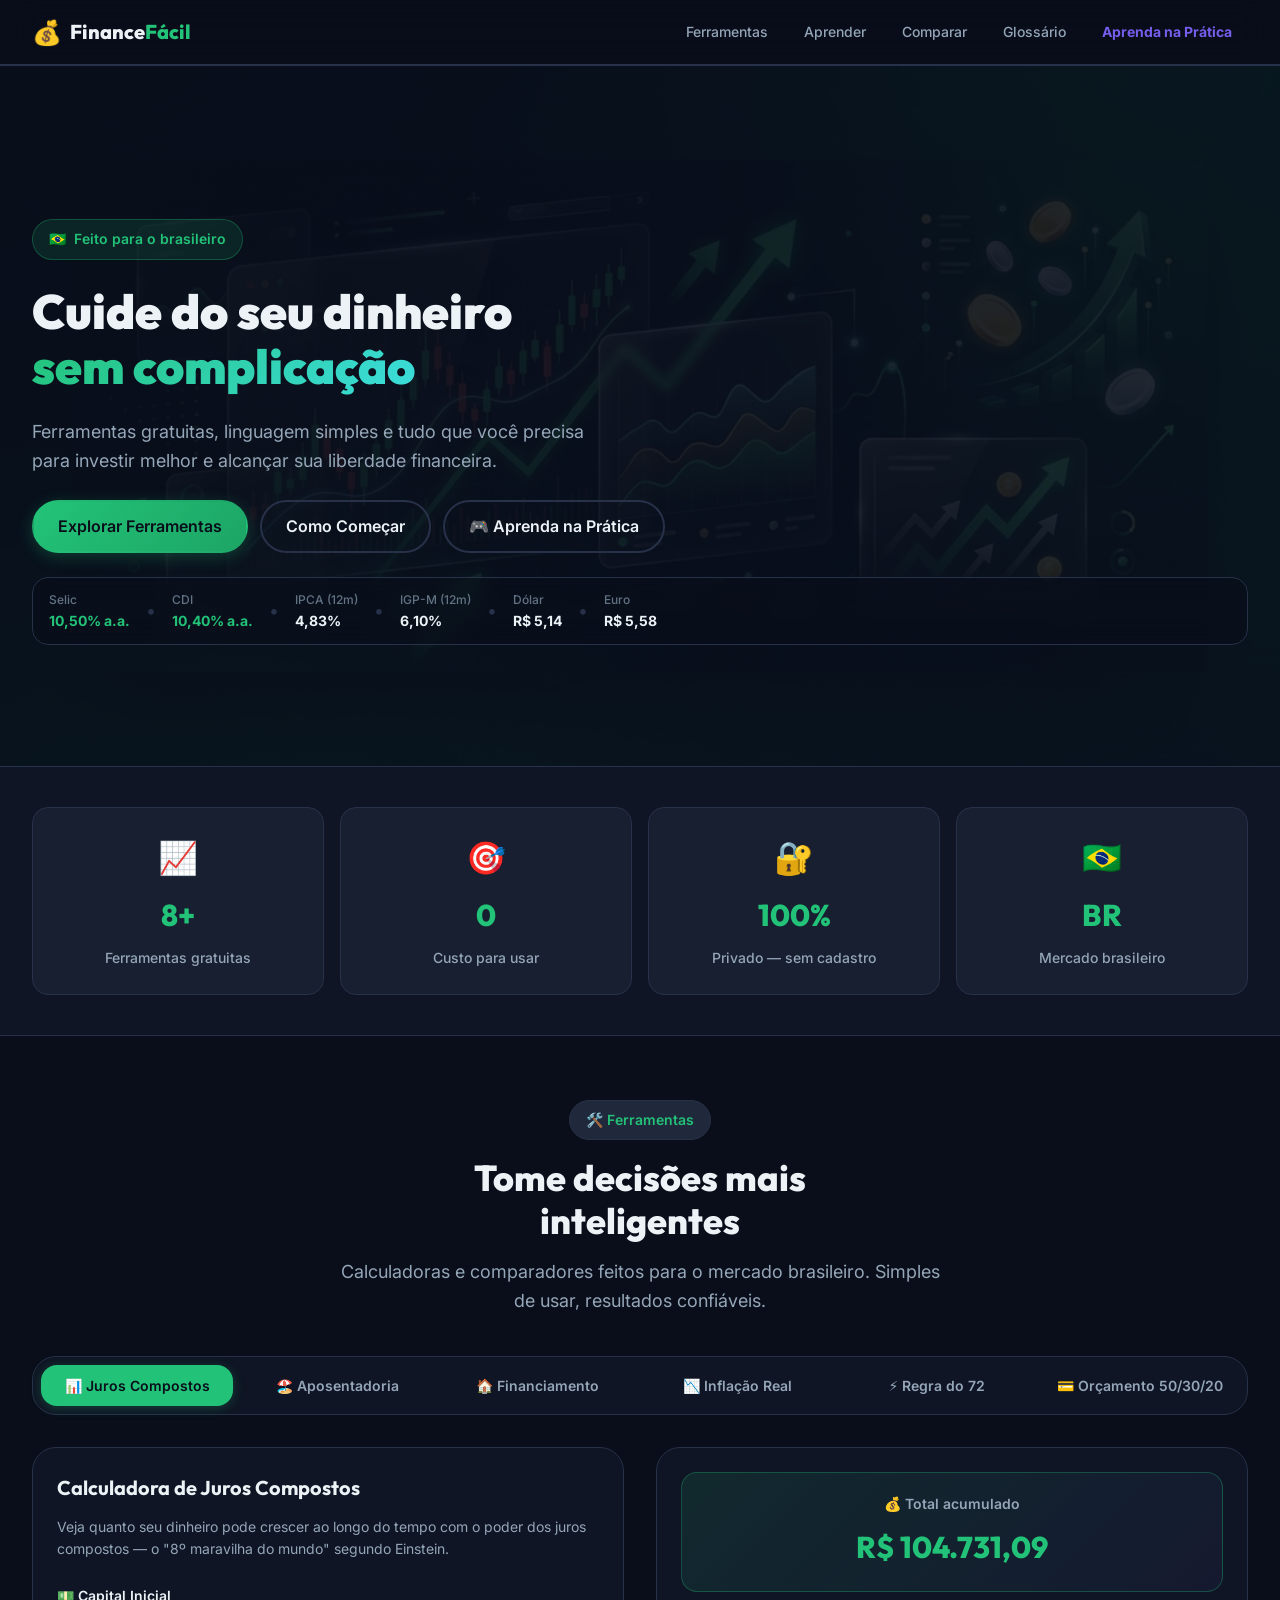
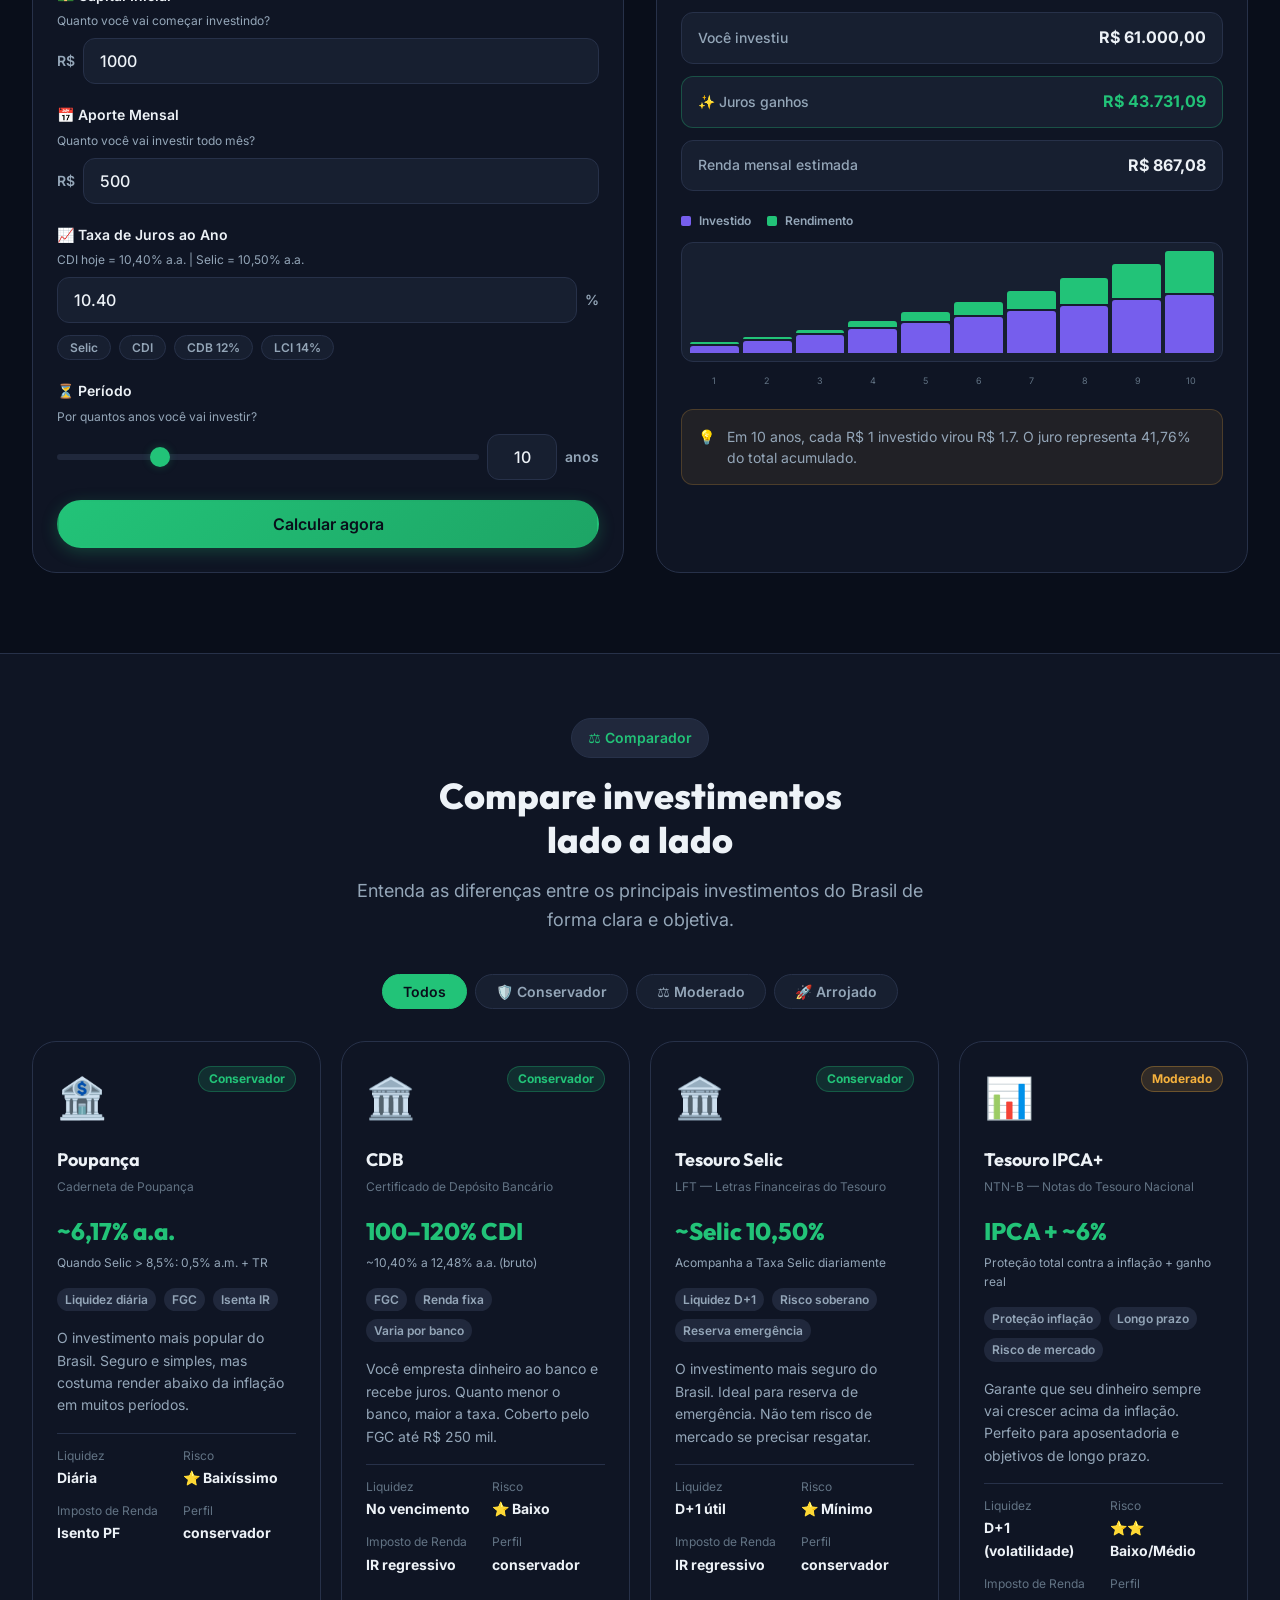
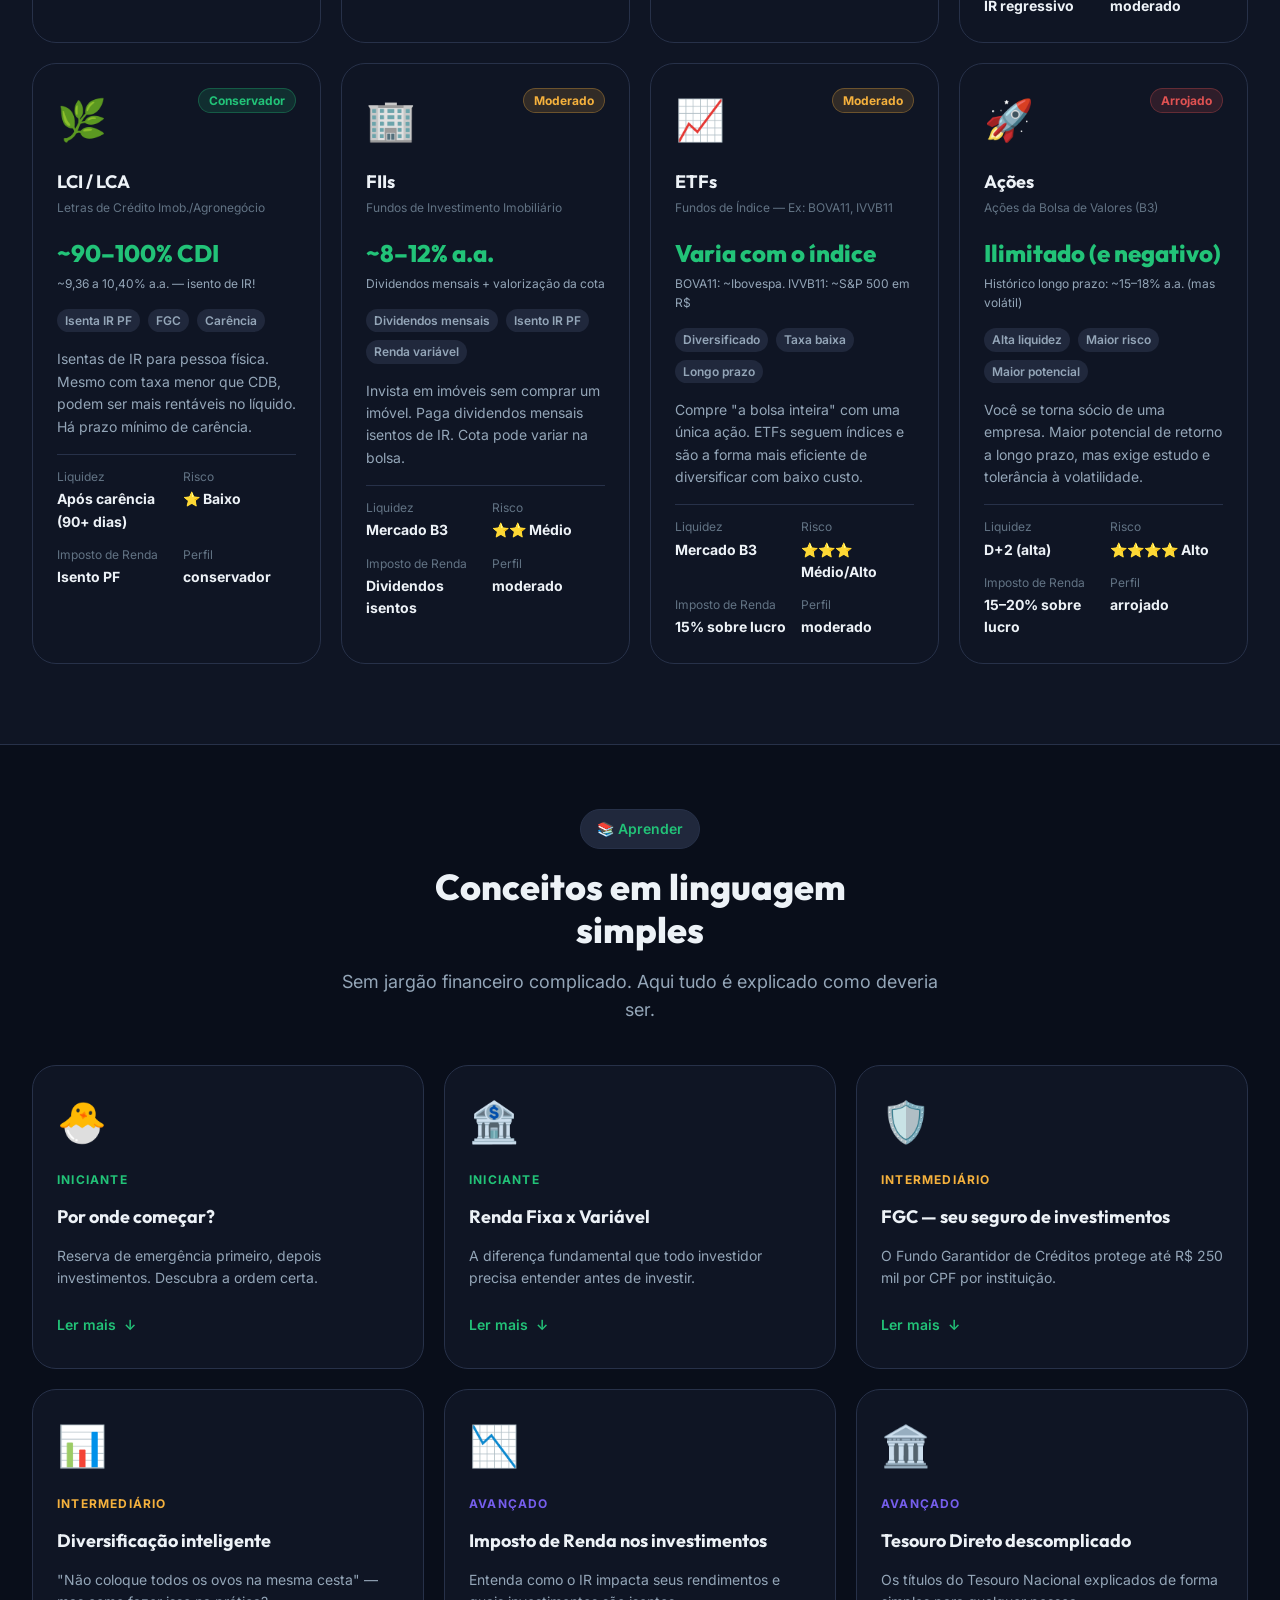
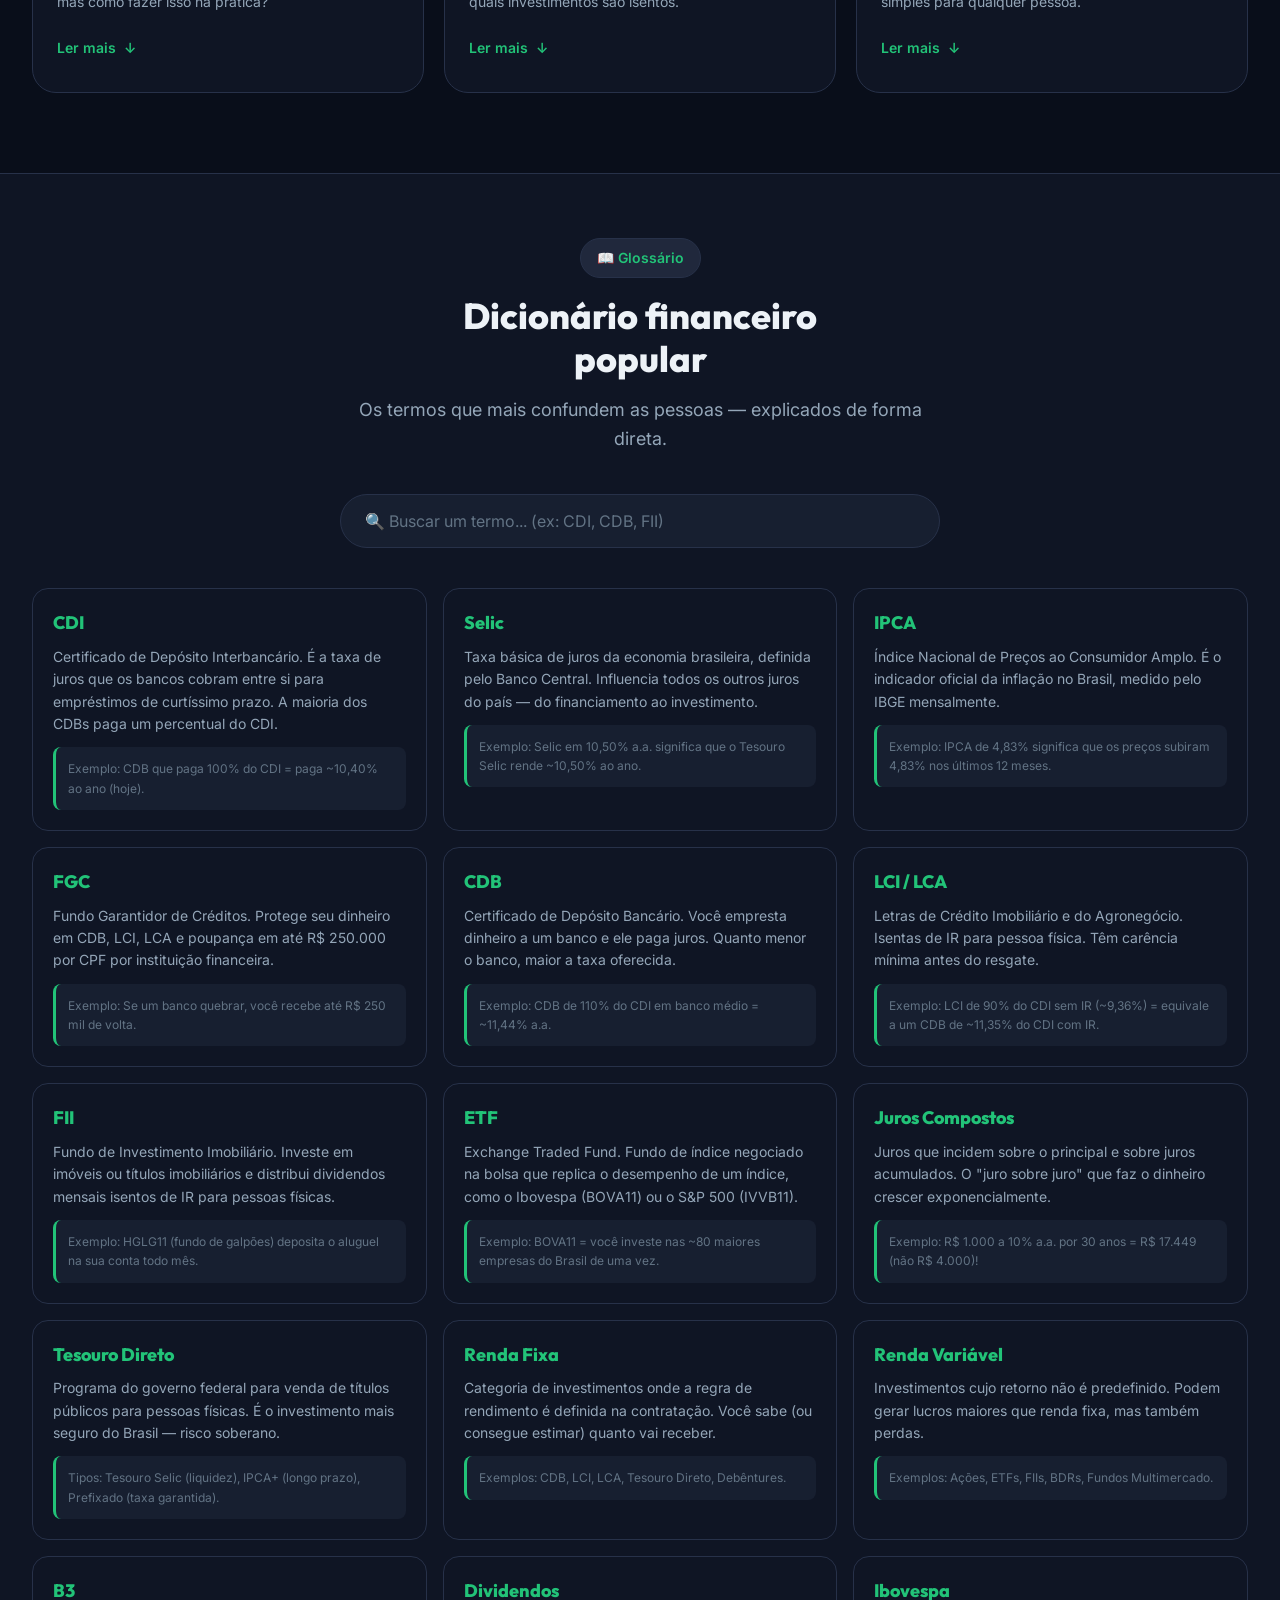
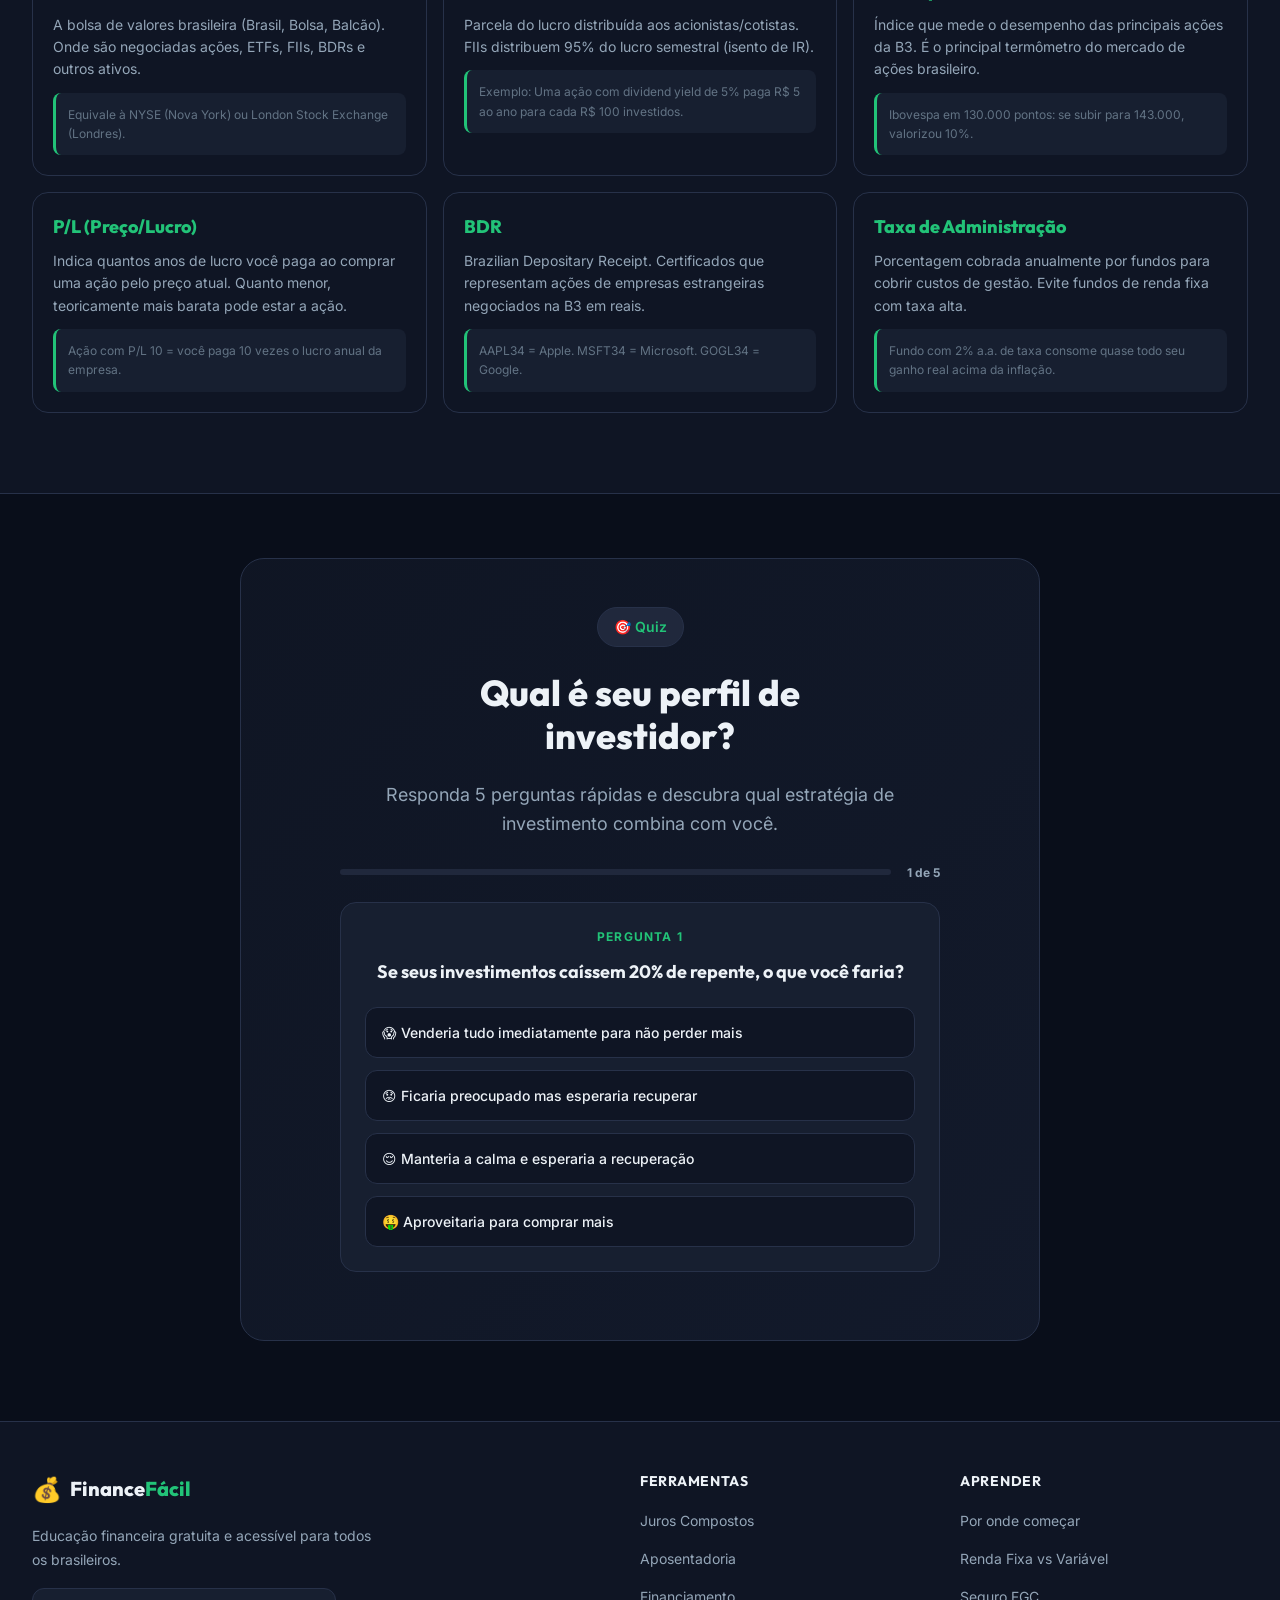
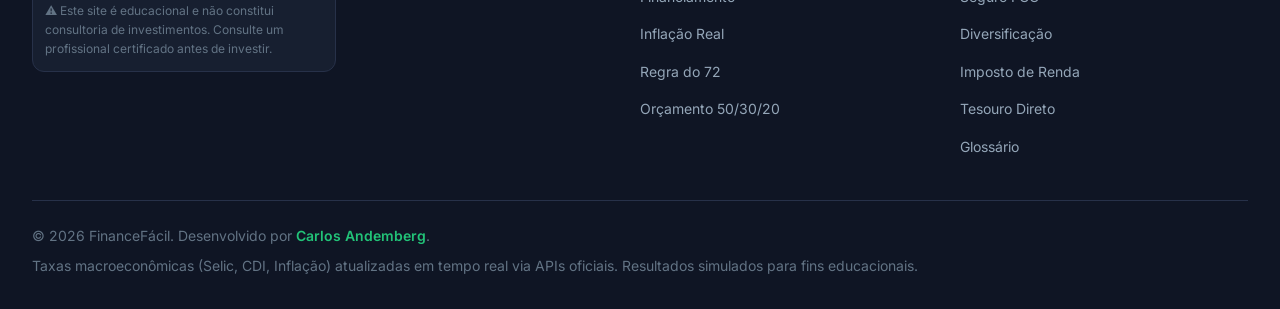
<file: index.html>
<!DOCTYPE html>
<html lang="pt-BR">

<head>
  <meta charset="UTF-8" />
  <meta name="viewport" content="width=device-width, initial-scale=1.0" />
  <meta name="description"
    content="FinanceFácil — Seu guia completo de finanças pessoais e investimentos em português. Ferramentas gratuitas para calcular rendimentos, comparar investimentos e planejar sua aposentadoria." />
  <meta name="keywords"
    content="finanças pessoais, investimentos, calculadora juros compostos, Tesouro Direto, renda fixa, renda variável, aposentadoria, orçamento familiar" />
  <meta name="theme-color" content="#0a1628" />
  
  <!-- SEO & Open Graph -->
  <meta property="og:type" content="website" />
  <meta property="og:url" content="https://investebem.carlosandemberg.com.br/" />
  <meta property="og:title" content="FinanceFácil — Invista com Confiança" />
  <meta property="og:description" content="Ferramentas gratuitas e linguagem simples para você cuidar do seu dinheiro." />
  <meta property="og:image" content="https://investebem.carlosandemberg.com.br/logo.png" />
  
  <!-- Twitter -->
  <meta property="twitter:card" content="summary_large_image" />
  <meta property="twitter:url" content="https://investebem.carlosandemberg.com.br/" />
  <meta property="twitter:title" content="FinanceFácil — Invista com Confiança" />
  <meta property="twitter:description" content="Ferramentas gratuitas e linguagem simples para você cuidar do seu dinheiro." />
  <meta property="twitter:image" content="https://investebem.carlosandemberg.com.br/logo.png" />

  <!-- Favicon -->
  <link rel="icon" type="image/png" href="favicon.png" />
  <link rel="apple-touch-icon" href="logo.png" />

  <title>FinanceFácil — Invista com Confiança</title>
  <link rel="preconnect" href="https://fonts.googleapis.com" />
  <link rel="preconnect" href="https://fonts.gstatic.com" crossorigin />
  <link
    href="https://fonts.googleapis.com/css2?family=Inter:wght@300;400;500;600;700;800;900&family=Outfit:wght@400;600;700;800&display=swap"
    rel="stylesheet" />
  <link rel="stylesheet" href="landing.css" />
  
  <!-- Structured Data (JSON-LD) -->
  <script type="application/ld+json">
  {
    "@context": "https://schema.org",
    "@type": "WebApplication",
    "name": "FinanceFácil",
    "url": "https://investebem.carlosandemberg.com.br",
    "description": "Ferramentas financeiras, calculadoras de juros compostos e simuladores de investimento.",
    "applicationCategory": "FinanceApplication",
    "operatingSystem": "All",
    "offers": {
      "@type": "Offer",
      "price": "0",
      "priceCurrency": "BRL"
    }
  }
  </script>
</head>

<body>
  <!-- Skip Navigation -->
  <a href="#main-content" class="skip-link">Ir para o conteúdo principal</a>

  <!-- Header / Nav -->
  <header class="site-header" role="banner">
    <nav class="navbar" aria-label="Navegação principal">
      <a href="#" class="logo" aria-label="FinanceFácil - Página Inicial">
        <span class="logo-icon" aria-hidden="true">💰</span>
        <span class="logo-text">Finance<span class="logo-accent">Fácil</span></span>
      </a>

      <ul class="nav-links" role="list">
        <li><a href="#ferramentas" class="nav-link">Ferramentas</a></li>
        <li><a href="#aprender" class="nav-link">Aprender</a></li>
        <li><a href="#comparador" class="nav-link">Comparar</a></li>
        <li><a href="#glossario" class="nav-link">Glossário</a></li>
        <li><a href="praticar" class="nav-link" style="color: var(--color-accent); font-weight: 700;">Aprenda na Prática</a></li>
      </ul>

      <button class="menu-toggle" id="menu-toggle" aria-label="Abrir menu" aria-expanded="false"
        aria-controls="mobile-menu">
        <span class="hamburger" aria-hidden="true"></span>
      </button>
    </nav>

    <!-- Mobile Menu -->
    <div class="mobile-menu" id="mobile-menu" role="navigation" aria-label="Menu mobile" inert>
      <ul role="list">
        <li><a href="#ferramentas" class="mobile-nav-link">🛠️ Ferramentas</a></li>
        <li><a href="#aprender" class="mobile-nav-link">📚 Aprender</a></li>
        <li><a href="#comparador" class="mobile-nav-link">⚖️ Comparar</a></li>
        <li><a href="#glossario" class="mobile-nav-link">📖 Glossário</a></li>
        <li><a href="praticar" class="mobile-nav-link" style="color: var(--color-accent);">🎮 Aprenda na Prática</a></li>
      </ul>
    </div>
  </header>

  <main id="main-content">
    <!-- Hero Section -->
    <section class="hero" aria-labelledby="hero-title">
      <div class="hero-bg" aria-hidden="true"></div>
      <div class="hero-content">
        <div class="hero-badge">
          <span aria-hidden="true">🇧🇷</span> Feito para o brasileiro
        </div>
        <h1 id="hero-title" class="hero-title">
          Cuide do seu dinheiro<br />
          <span class="hero-highlight">sem complicação</span>
        </h1>
        <p class="hero-description">
          Ferramentas gratuitas, linguagem simples e tudo que você precisa
          para investir melhor e alcançar sua liberdade financeira.
        </p>
        <div class="hero-actions">
          <a href="#ferramentas" class="btn btn-primary"
            aria-label="Ir para seção de ferramentas de investimento">Explorar Ferramentas</a>
          <a href="#aprender" class="btn btn-ghost"
            aria-label="Aprender os conceitos básicos">Como Começar</a>
          <a href="praticar" class="btn btn-ghost"
            aria-label="Testar na prática">🎮 Aprenda na Prática</a>
        </div>

        <!-- Live Rates Strip -->
        <div class="rates-strip" role="region" aria-label="Taxas de referência atuais">
          <div class="rates-inner" id="rates-ticker">
            <span class="rate-item">
              <span class="rate-label">Selic</span>
              <span class="rate-value positive" id="selic-rate">10,50% a.a.</span>
            </span>
            <span class="rate-divider" aria-hidden="true">•</span>
            <span class="rate-item">
              <span class="rate-label">CDI</span>
              <span class="rate-value positive" id="cdi-rate">10,40% a.a.</span>
            </span>
            <span class="rate-divider" aria-hidden="true">•</span>
            <span class="rate-item">
              <span class="rate-label">IPCA (12m)</span>
              <span class="rate-value" id="ipca-rate">4,83%</span>
            </span>
            <span class="rate-divider" aria-hidden="true">•</span>
            <span class="rate-item">
              <span class="rate-label">IGP-M (12m)</span>
              <span class="rate-value" id="igpm-rate">6,10%</span>
            </span>
            <span class="rate-divider" aria-hidden="true">•</span>
            <span class="rate-item">
              <span class="rate-label">Dólar</span>
              <span class="rate-value" id="dolar-rate">R$ 5,14</span>
            </span>
            <span class="rate-divider" aria-hidden="true">•</span>
            <span class="rate-item">
              <span class="rate-label">Euro</span>
              <span class="rate-value" id="euro-rate">R$ 5,58</span>
            </span>
          </div>
        </div>
      </div>
    </section>

    <!-- Quick Stats -->
    <section class="quick-stats" aria-label="Destaques rápidos">
      <div class="container">
        <div class="stats-grid">
          <article class="stat-card">
            <div class="stat-icon" aria-hidden="true">📈</div>
            <div class="stat-number">8+</div>
            <div class="stat-label">Ferramentas gratuitas</div>
          </article>
          <article class="stat-card">
            <div class="stat-icon" aria-hidden="true">🎯</div>
            <div class="stat-number">0</div>
            <div class="stat-label">Custo para usar</div>
          </article>
          <article class="stat-card">
            <div class="stat-icon" aria-hidden="true">🔐</div>
            <div class="stat-number">100%</div>
            <div class="stat-label">Privado — sem cadastro</div>
          </article>
          <article class="stat-card">
            <div class="stat-icon" aria-hidden="true">🇧🇷</div>
            <div class="stat-number">BR</div>
            <div class="stat-label">Mercado brasileiro</div>
          </article>
        </div>
      </div>
    </section>

    <!-- Ferramentas Section -->
    <section id="ferramentas" class="tools-section" aria-labelledby="tools-title">
      <div class="container">
        <header class="section-header">
          <div class="section-badge">🛠️ Ferramentas</div>
          <h2 id="tools-title" class="section-title">Tome decisões mais inteligentes</h2>
          <p class="section-description">
            Calculadoras e comparadores feitos para o mercado brasileiro.
            Simples de usar, resultados confiáveis.
          </p>
        </header>

        <!-- Tool Tabs -->
        <div class="tool-tabs" role="tablist" aria-label="Ferramentas financeiras">
          <button class="tab-btn active" role="tab" aria-selected="true" aria-controls="tab-juros" id="btn-juros"
            data-tab="juros">
            📊 Juros Compostos
          </button>
          <button class="tab-btn" role="tab" aria-selected="false" aria-controls="tab-aposentadoria"
            id="btn-aposentadoria" data-tab="aposentadoria" tabindex="-1">
            🏖️ Aposentadoria
          </button>
          <button class="tab-btn" role="tab" aria-selected="false" aria-controls="tab-financiamento"
            id="btn-financiamento" data-tab="financiamento" tabindex="-1">
            🏠 Financiamento
          </button>
          <button class="tab-btn" role="tab" aria-selected="false" aria-controls="tab-inflacao" id="btn-inflacao"
            data-tab="inflacao" tabindex="-1">
            📉 Inflação Real
          </button>
          <button class="tab-btn" role="tab" aria-selected="false" aria-controls="tab-regra72" id="btn-regra72"
            data-tab="regra72" tabindex="-1">
            ⚡ Regra do 72
          </button>
          <button class="tab-btn" role="tab" aria-selected="false" aria-controls="tab-orcamento" id="btn-orcamento"
            data-tab="orcamento" tabindex="-1">
            💳 Orçamento 50/30/20
          </button>
        </div>

        <!-- Tab Panels -->
        <div class="tab-panels">

          <!-- Juros Compostos -->
          <div class="tab-panel active" id="tab-juros" role="tabpanel" aria-labelledby="btn-juros">
            <div class="calculator-grid">
              <div class="calc-form-area">
                <div class="calc-header">
                  <h3 class="calc-title">Calculadora de Juros Compostos</h3>
                  <p class="calc-description">Veja quanto seu dinheiro pode crescer ao longo do tempo com o poder dos
                    juros compostos — o "8º maravilha do mundo" segundo Einstein.</p>
                </div>

                <form class="calc-form" id="juros-form" novalidate aria-label="Formulário de juros compostos">
                  <div class="form-group">
                    <label for="capital-inicial" class="form-label">
                      💵 Capital Inicial
                      <span class="form-hint">Quanto você vai começar investindo?</span>
                    </label>
                    <div class="input-group">
                      <span class="input-prefix" aria-hidden="true">R$</span>
                      <input type="number" id="capital-inicial" name="capital-inicial" class="form-input" value="1000"
                        min="0" step="100" aria-describedby="capital-hint" inputmode="decimal" />
                    </div>
                  </div>

                  <div class="form-group">
                    <label for="aporte-mensal" class="form-label">
                      📅 Aporte Mensal
                      <span class="form-hint">Quanto você vai investir todo mês?</span>
                    </label>
                    <div class="input-group">
                      <span class="input-prefix" aria-hidden="true">R$</span>
                      <input type="number" id="aporte-mensal" name="aporte-mensal" class="form-input" value="500"
                        min="0" step="50" inputmode="decimal" />
                    </div>
                  </div>

                  <div class="form-group">
                    <label for="taxa-juros" class="form-label">
                      📈 Taxa de Juros ao Ano
                      <span class="form-hint" id="hint-taxa-juros">CDI hoje = ~10,40% a.a. | Selic = 10,50% a.a.</span>
                    </label>
                    <div class="input-group">
                      <input type="number" id="taxa-juros" name="taxa-juros" class="form-input" value="10.5" min="0.1"
                        max="100" step="0.1" inputmode="decimal" />
                      <span class="input-suffix" aria-hidden="true">%</span>
                    </div>
                    <div class="quick-rates" role="group" aria-label="Atalhos de taxas de referência">
                      <button type="button" class="quick-rate-btn" data-rate="10.5">Selic</button>
                      <button type="button" class="quick-rate-btn" data-rate="10.4">CDI</button>
                      <button type="button" class="quick-rate-btn" data-rate="12">CDB 12%</button>
                      <button type="button" class="quick-rate-btn" data-rate="14">LCI 14%</button>
                    </div>
                  </div>

                  <div class="form-group">
                    <label for="periodo" class="form-label">
                      ⏳ Período
                      <span class="form-hint">Por quantos anos você vai investir?</span>
                    </label>
                    <div class="input-group">
                      <input type="range" id="periodo-slider" class="range-slider" min="1" max="40" value="10"
                        aria-controls="periodo" />
                      <input type="number" id="periodo" name="periodo" class="form-input range-display" value="10"
                        min="1" max="40" inputmode="numeric" aria-label="Período em anos" />
                      <span class="input-suffix" aria-hidden="true">anos</span>
                    </div>
                  </div>

                  <button type="submit" class="btn btn-primary btn-full" id="calcular-juros">
                    Calcular agora
                  </button>
                </form>
              </div>

              <div class="calc-results-area" id="juros-results" aria-live="polite" aria-atomic="true">
                <div class="result-card main-result">
                  <div class="result-label">💰 Total acumulado</div>
                  <div class="result-value" id="total-acumulado">R$ 0,00</div>
                </div>
                <div class="results-breakdown">
                  <div class="result-item">
                    <span class="result-item-label">Você investiu</span>
                    <span class="result-item-value" id="total-investido">R$ 0,00</span>
                  </div>
                  <div class="result-item highlight">
                    <span class="result-item-label">✨ Juros ganhos</span>
                    <span class="result-item-value positive" id="total-juros">R$ 0,00</span>
                  </div>
                  <div class="result-item">
                    <span class="result-item-label">Renda mensal estimada</span>
                    <span class="result-item-value" id="renda-mensal">R$ 0,00</span>
                  </div>
                </div>

                <!-- Bar Chart -->
                <div class="chart-container" aria-label="Gráfico de evolução do patrimônio">
                  <div class="chart-legend">
                    <span class="legend-item invested"><span class="legend-dot"
                        aria-hidden="true"></span>Investido</span>
                    <span class="legend-item earned"><span class="legend-dot"
                        aria-hidden="true"></span>Rendimento</span>
                  </div>
                  <div class="bar-chart" id="juros-chart" role="img"
                    aria-label="Evolução do patrimônio ao longo dos anos"></div>
                  <div class="chart-years" id="chart-years-label"></div>
                </div>

                <div class="result-tip">
                  <span aria-hidden="true">💡</span>
                  <span id="juros-tip">Calcule para ver sua projeção!</span>
                </div>
              </div>
            </div>
          </div>

          <!-- Aposentadoria -->
          <div class="tab-panel" id="tab-aposentadoria" role="tabpanel" aria-labelledby="btn-aposentadoria" hidden>
            <div class="calculator-grid">
              <div class="calc-form-area">
                <div class="calc-header">
                  <h3 class="calc-title">Planejador de Aposentadoria</h3>
                  <p class="calc-description">Descubra quanto você precisa guardar por mês para se aposentar
                    confortavelmente e com independência financeira.</p>
                </div>

                <form class="calc-form" id="aposen-form" novalidate
                  aria-label="Formulário de planejamento de aposentadoria">
                  <div class="form-group">
                    <label for="idade-atual" class="form-label">
                      🎂 Sua Idade Atual
                    </label>
                    <div class="input-group">
                      <input type="number" id="idade-atual" class="form-input" value="30" min="18" max="65"
                        inputmode="numeric" />
                      <span class="input-suffix" aria-hidden="true">anos</span>
                    </div>
                  </div>
                  <div class="form-group">
                    <label for="idade-aposen" class="form-label">
                      🏖️ Idade Desejada para Aposentadoria
                    </label>
                    <div class="input-group">
                      <input type="number" id="idade-aposen" class="form-input" value="60" min="40" max="80"
                        inputmode="numeric" />
                      <span class="input-suffix" aria-hidden="true">anos</span>
                    </div>
                  </div>
                  <div class="form-group">
                    <label for="renda-desejada" class="form-label">
                      💵 Renda Mensal Desejada na Aposentadoria
                      <span class="form-hint">Quanto você quer receber por mês?</span>
                    </label>
                    <div class="input-group">
                      <span class="input-prefix" aria-hidden="true">R$</span>
                      <input type="number" id="renda-desejada" class="form-input" value="5000" min="500" step="500"
                        inputmode="decimal" />
                    </div>
                  </div>
                  <div class="form-group">
                    <label for="expectativa-vida" class="form-label">
                      📊 Expectativa de Vida
                    </label>
                    <div class="input-group">
                      <input type="number" id="expectativa-vida" class="form-input" value="85" min="65" max="100"
                        inputmode="numeric" />
                      <span class="input-suffix" aria-hidden="true">anos</span>
                    </div>
                  </div>
                  <div class="form-group">
                    <label for="taxa-aposen" class="form-label">
                      📈 Taxa de Retorno Esperada ao Ano
                    </label>
                    <div class="input-group">
                      <input type="number" id="taxa-aposen" class="form-input" value="10.5" step="0.5"
                        inputmode="decimal" />
                      <span class="input-suffix" aria-hidden="true">%</span>
                    </div>
                  </div>
                  <div class="form-group">
                    <label for="patrimonio-atual" class="form-label">
                      🏦 Quanto você já tem guardado?
                    </label>
                    <div class="input-group">
                      <span class="input-prefix" aria-hidden="true">R$</span>
                      <input type="number" id="patrimonio-atual" class="form-input" value="0" min="0" step="1000"
                        inputmode="decimal" />
                    </div>
                  </div>
                  <button type="submit" class="btn btn-primary btn-full">Calcular minha aposentadoria</button>
                </form>
              </div>

              <div class="calc-results-area" id="aposen-results" aria-live="polite" aria-atomic="true">
                <div class="result-card main-result">
                  <div class="result-label">💰 Patrimônio necessário</div>
                  <div class="result-value" id="patrimonio-necessario">R$ 0,00</div>
                </div>
                <div class="results-breakdown">
                  <div class="result-item">
                    <span class="result-item-label">Aporte mensal necessário</span>
                    <span class="result-item-value" id="aporte-necessario">R$ 0,00</span>
                  </div>
                  <div class="result-item">
                    <span class="result-item-label">Anos para aposentar</span>
                    <span class="result-item-value" id="anos-aposen">0 anos</span>
                  </div>
                  <div class="result-item">
                    <span class="result-item-label">Renda mensal garantida</span>
                    <span class="result-item-value positive" id="renda-garantida">R$ 0,00</span>
                  </div>
                </div>

                <div class="independence-meter" aria-label="Termômetro de independência financeira">
                  <div class="meter-label">🌡️ Termômetro de Independência</div>
                  <div class="meter-track" role="progressbar" aria-valuenow="0" aria-valuemin="0" aria-valuemax="100"
                    id="independence-meter">
                    <div class="meter-fill" id="meter-fill"></div>
                  </div>
                  <div class="meter-labels">
                    <span>Começando</span>
                    <span>Caminhando</span>
                    <span>Livre! 🎉</span>
                  </div>
                </div>

                <div class="result-tip">
                  <span aria-hidden="true">💡</span>
                  <span id="aposen-tip">Preencha os dados e descubra quanto precisa guardar!</span>
                </div>
              </div>
            </div>
          </div>

          <!-- Financiamento -->
          <div class="tab-panel" id="tab-financiamento" role="tabpanel" aria-labelledby="btn-financiamento" hidden>
            <div class="calculator-grid">
              <div class="calc-form-area">
                <div class="calc-header">
                  <h3 class="calc-title">Simulador de Financiamento</h3>
                  <p class="calc-description">Compare sistemas de amortização SAC e Price para entender quanto você vai
                    pagar ao total no financiamento do seu imóvel ou veículo.</p>
                </div>
                <form class="calc-form" id="fin-form" novalidate aria-label="Formulário de simulação de financiamento">
                  <div class="form-group">
                    <label for="valor-financ" class="form-label">
                      🏠 Valor do Bem
                    </label>
                    <div class="input-group">
                      <span class="input-prefix" aria-hidden="true">R$</span>
                      <input type="number" id="valor-financ" class="form-input" value="300000" step="5000"
                        inputmode="decimal" />
                    </div>
                  </div>
                  <div class="form-group">
                    <label for="entrada-financ" class="form-label">
                      💵 Entrada (%)
                      <span class="form-hint">Banco exige mínimo 20% para imóveis</span>
                    </label>
                    <div class="input-group">
                      <input type="range" id="entrada-slider" class="range-slider" min="0" max="90" value="20"
                        aria-controls="entrada-financ" />
                      <input type="number" id="entrada-financ" class="form-input range-display" value="20" min="0"
                        max="90" inputmode="numeric" />
                      <span class="input-suffix" aria-hidden="true">%</span>
                    </div>
                  </div>
                  <div class="form-group">
                    <label for="taxa-financ" class="form-label">
                      📈 Taxa de Juros ao Mês
                    </label>
                    <div class="input-group">
                      <input type="number" id="taxa-financ" class="form-input" value="0.9" step="0.05"
                        inputmode="decimal" />
                      <span class="input-suffix" aria-hidden="true">% a.m.</span>
                    </div>
                  </div>
                  <div class="form-group">
                    <label for="prazo-financ" class="form-label">
                      ⏳ Prazo
                    </label>
                    <div class="input-group">
                      <input type="number" id="prazo-financ" class="form-input" value="360" min="12" max="420" step="12"
                        inputmode="numeric" />
                      <span class="input-suffix" aria-hidden="true">meses</span>
                    </div>
                  </div>
                  <div class="form-group">
                    <label class="form-label">Sistema de Amortização</label>
                    <div class="radio-group" role="group" aria-label="Sistema de amortização">
                      <label class="radio-label">
                        <input type="radio" name="sistema" value="price" checked />
                        <span class="radio-custom" aria-hidden="true"></span>
                        PRICE — Parcela fixa
                      </label>
                      <label class="radio-label">
                        <input type="radio" name="sistema" value="sac" />
                        <span class="radio-custom" aria-hidden="true"></span>
                        SAC — Parcelas decrescentes
                      </label>
                    </div>
                  </div>
                  <button type="submit" class="btn btn-primary btn-full">Simular financiamento</button>
                </form>
              </div>

              <div class="calc-results-area" id="fin-results" aria-live="polite" aria-atomic="true">
                <div class="result-card main-result">
                  <div class="result-label">📋 Primeira parcela</div>
                  <div class="result-value" id="primeira-parcela">R$ 0,00</div>
                </div>
                <div class="results-breakdown">
                  <div class="result-item">
                    <span class="result-item-label">Valor financiado</span>
                    <span class="result-item-value" id="valor-financiado">R$ 0,00</span>
                  </div>
                  <div class="result-item">
                    <span class="result-item-label">Total de juros pagos</span>
                    <span class="result-item-value negative" id="total-juros-fin">R$ 0,00</span>
                  </div>
                  <div class="result-item">
                    <span class="result-item-label">Total pago ao banco</span>
                    <span class="result-item-value" id="total-pago">R$ 0,00</span>
                  </div>
                </div>
                <div class="comparison-cards" id="sistema-comparison">
                  <div class="comparison-card">
                    <div class="comparison-title">PRICE</div>
                    <div class="comparison-value" id="price-total">—</div>
                    <div class="comparison-label">Total pago</div>
                  </div>
                  <div class="comparison-card highlight">
                    <div class="comparison-title">SAC</div>
                    <div class="comparison-value" id="sac-total">—</div>
                    <div class="comparison-label">Total pago (mais barato)</div>
                  </div>
                </div>
                <div class="result-tip">
                  <span aria-hidden="true">💡</span>
                  <span id="fin-tip">O SAC costuma ser mais barato no total, porém a primeira parcela é maior.</span>
                </div>
              </div>
            </div>
          </div>

          <!-- Inflação Real -->
          <div class="tab-panel" id="tab-inflacao" role="tabpanel" aria-labelledby="btn-inflacao" hidden>
            <div class="calculator-grid">
              <div class="calc-form-area">
                <div class="calc-header">
                  <h3 class="calc-title">Calculadora de Retorno Real</h3>
                  <p class="calc-description">Descubra quanto seu investimento realmente rende depois de descontar a
                    inflação. Saber o <strong>retorno real</strong> é essencial para não perder poder de compra.</p>
                </div>
                <form class="calc-form" id="inflacao-form" novalidate
                  aria-label="Formulário de cálculo de retorno real">
                  <div class="form-group">
                    <label for="valor-inflac" class="form-label">
                      💵 Valor Investido
                    </label>
                    <div class="input-group">
                      <span class="input-prefix" aria-hidden="true">R$</span>
                      <input type="number" id="valor-inflac" class="form-input" value="10000" step="1000"
                        inputmode="decimal" />
                    </div>
                  </div>
                  <div class="form-group">
                    <label for="taxa-nominal" class="form-label">
                      📈 Taxa Nominal do Investimento (ao ano)
                      <span class="form-hint" id="hint-taxa-nominal">Ex.: CDI = 10,40%</span>
                    </label>
                    <div class="input-group">
                      <input type="number" id="taxa-nominal" class="form-input" value="10.4" step="0.1"
                        inputmode="decimal" />
                      <span class="input-suffix" aria-hidden="true">%</span>
                    </div>
                  </div>
                  <div class="form-group">
                    <label for="taxa-inflacao" class="form-label">
                      📉 IPCA — Inflação ao Ano
                      <span class="form-hint" id="hint-taxa-ipca">Atual = ~4,83% nos últimos 12 meses</span>
                    </label>
                    <div class="input-group">
                      <input type="number" id="taxa-inflacao" class="form-input" value="4.83" step="0.1"
                        inputmode="decimal" />
                      <span class="input-suffix" aria-hidden="true">%</span>
                    </div>
                  </div>
                  <div class="form-group">
                    <label for="periodo-inflac" class="form-label">
                      ⏳ Período em Anos
                    </label>
                    <div class="input-group">
                      <input type="number" id="periodo-inflac" class="form-input" value="5" min="1" max="30"
                        inputmode="numeric" />
                      <span class="input-suffix" aria-hidden="true">anos</span>
                    </div>
                  </div>
                  <button type="submit" class="btn btn-primary btn-full">Calcular retorno real</button>
                </form>
              </div>

              <div class="calc-results-area" id="inflac-results" aria-live="polite" aria-atomic="true">
                <div class="result-card main-result">
                  <div class="result-label">💹 Retorno Real ao Ano</div>
                  <div class="result-value" id="retorno-real">0,00%</div>
                </div>
                <div class="results-breakdown">
                  <div class="result-item">
                    <span class="result-item-label">Valor nominal ao final</span>
                    <span class="result-item-value" id="valor-nominal-final">R$ 0,00</span>
                  </div>
                  <div class="result-item">
                    <span class="result-item-label">Valor em poder de compra atual</span>
                    <span class="result-item-value" id="valor-real-final">R$ 0,00</span>
                  </div>
                  <div class="result-item">
                    <span class="result-item-label">Ganho real</span>
                    <span class="result-item-value positive" id="ganho-real">R$ 0,00</span>
                  </div>
                </div>
                <div class="purchasing-power" id="purchasing-power-vis" aria-label="Comparação do poder de compra">
                  <div class="power-bar">
                    <div class="power-bar-label">Hoje</div>
                    <div class="power-bar-track">
                      <div class="power-bar-fill today" style="width: 100%"></div>
                    </div>
                    <span class="power-bar-value" id="power-today">R$ 0</span>
                  </div>
                  <div class="power-bar">
                    <div class="power-bar-label">No futuro (nominal)</div>
                    <div class="power-bar-track">
                      <div class="power-bar-fill nominal" id="bar-nominal" style="width: 100%"></div>
                    </div>
                    <span class="power-bar-value" id="power-nominal">R$ 0</span>
                  </div>
                  <div class="power-bar">
                    <div class="power-bar-label">No futuro (poder de compra)</div>
                    <div class="power-bar-track">
                      <div class="power-bar-fill real" id="bar-real" style="width: 50%"></div>
                    </div>
                    <span class="power-bar-value" id="power-real">R$ 0</span>
                  </div>
                </div>
                <div class="result-tip">
                  <span aria-hidden="true">💡</span>
                  <span id="inflac-tip">Calcule para ver o impacto da inflação no seu patrimônio!</span>
                </div>
              </div>
            </div>
          </div>

          <!-- Regra do 72 -->
          <div class="tab-panel" id="tab-regra72" role="tabpanel" aria-labelledby="btn-regra72" hidden>
            <div class="calculator-grid">
              <div class="calc-form-area">
                <div class="calc-header">
                  <h3 class="calc-title">Regra do 72</h3>
                  <p class="calc-description">
                    A Regra do 72 é um atalho mental poderoso: divida 72 pela taxa de juros anual e você descobre em
                    quantos anos seu dinheiro <strong>dobra</strong>.
                  </p>
                </div>
                <form class="calc-form" id="r72-form" novalidate aria-label="Formulário da regra do 72">
                  <div class="form-group">
                    <label for="taxa-r72" class="form-label">
                      📈 Taxa de Juros ao Ano
                    </label>
                    <div class="input-group">
                      <input type="number" id="taxa-r72" class="form-input" value="10.5" step="0.1"
                        inputmode="decimal" />
                      <span class="input-suffix" aria-hidden="true">%</span>
                    </div>
                    <div class="quick-rates" role="group" aria-label="Atalhos de taxa">
                      <button type="button" class="quick-rate-btn" data-target="taxa-r72"
                        data-rate="10.5">Selic</button>
                      <button type="button" class="quick-rate-btn" data-target="taxa-r72" data-rate="10.4">CDI</button>
                      <button type="button" class="quick-rate-btn" data-target="taxa-r72"
                        data-rate="6">Poupança</button>
                      <button type="button" class="quick-rate-btn" data-target="taxa-r72" data-rate="14">LCI</button>
                    </div>
                  </div>
                  <div class="form-group">
                    <label for="valor-r72" class="form-label">
                      💵 Valor Inicial (opcional)
                    </label>
                    <div class="input-group">
                      <span class="input-prefix" aria-hidden="true">R$</span>
                      <input type="number" id="valor-r72" class="form-input" value="10000" step="1000"
                        inputmode="decimal" />
                    </div>
                  </div>
                  <button type="submit" class="btn btn-primary btn-full">Calcular tempo para dobrar</button>
                </form>

                <div class="comparativo-section">
                  <h4 class="comparativo-title">🔍 Comparativo de investimentos</h4>
                  <div class="comparativo-table" role="table" aria-label="Tempo para dobrar por investimento">
                    <div class="comparativo-head" role="row">
                      <span role="columnheader">Investimento</span>
                      <span role="columnheader">Taxa</span>
                      <span role="columnheader">Tempo para dobrar</span>
                    </div>
                    <div class="comparativo-row" role="row">
                      <span role="cell">Poupança</span>
                      <span role="cell" id="comp-poupanca-taxa">~6% a.a.</span>
                      <span role="cell" class="highlight-cell" id="comp-poupanca-anos">~12 anos</span>
                    </div>
                    <div class="comparativo-row" role="row">
                      <span role="cell">CDB 100% CDI</span>
                      <span role="cell" id="comp-cdi-taxa">~10,40% a.a.</span>
                      <span role="cell" class="highlight-cell" id="comp-cdi-anos">~7 anos</span>
                    </div>
                    <div class="comparativo-row" role="row">
                      <span role="cell">Tesouro Selic</span>
                      <span role="cell" id="comp-selic-taxa">~10,50% a.a.</span>
                      <span role="cell" class="highlight-cell" id="comp-selic-anos">~7 anos</span>
                    </div>
                    <div class="comparativo-row" role="row">
                      <span role="cell">LCI/LCA</span>
                      <span role="cell">~12-14% a.a.</span>
                      <span role="cell" class="highlight-cell">~5-6 anos</span>
                    </div>
                  </div>
                </div>
              </div>

              <div class="calc-results-area" id="r72-results" aria-live="polite" aria-atomic="true">
                <div class="doubling-visual" aria-label="Visualização de duplicação do patrimônio">
                  <div class="doubling-money">
                    <div class="money-stack initial">
                      <div class="money-icon" aria-hidden="true">💰</div>
                      <div class="money-label">Hoje</div>
                      <div class="money-value" id="r72-valor-inicial">R$ 10.000</div>
                    </div>
                    <div class="doubling-arrow" aria-hidden="true">
                      <div class="arrow-line"></div>
                      <div class="arrow-time" id="r72-tempo">? anos</div>
                      <div class="arrow-head">→</div>
                    </div>
                    <div class="money-stack doubled">
                      <div class="money-icon" aria-hidden="true">💰💰</div>
                      <div class="money-label">Dobrado!</div>
                      <div class="money-value" id="r72-valor-dobrado">R$ 20.000</div>
                    </div>
                  </div>
                </div>

                <div class="result-card main-result">
                  <div class="result-label">⏳ Tempo para dobrar</div>
                  <div class="result-value" id="r72-anos">0 anos</div>
                </div>

                <div class="results-breakdown">
                  <div class="result-item">
                    <span class="result-item-label">Quanto você terá</span>
                    <span class="result-item-value positive" id="r72-total">R$ 0,00</span>
                  </div>
                  <div class="result-item">
                    <span class="result-item-label">Vamos dobrar de novo? (+mesmo tempo)</span>
                    <span class="result-item-value" id="r72-quadruplo">R$ 0,00</span>
                  </div>
                </div>

                <div class="result-tip">
                  <span aria-hidden="true">💡</span>
                  <span id="r72-tip">A Regra do 72 mostra como pequenas diferenças na taxa fazem grande impacto no
                    tempo!</span>
                </div>
              </div>
            </div>
          </div>

          <!-- Orçamento 50/30/20 -->
          <div class="tab-panel" id="tab-orcamento" role="tabpanel" aria-labelledby="btn-orcamento" hidden>
            <div class="calculator-grid">
              <div class="calc-form-area">
                <div class="calc-header">
                  <h3 class="calc-title">Método 50/30/20</h3>
                  <p class="calc-description">
                    O método 50/30/20 divide sua renda em três categorias: <strong>50%</strong> para necessidades,
                    <strong>30%</strong> para desejos e <strong>20%</strong> para guardar/investir.
                  </p>
                </div>
                <form class="calc-form" id="orcamento-form" novalidate aria-label="Formulário de orçamento 50/30/20">
                  <div class="form-group">
                    <label for="renda-mensal-orc" class="form-label">
                      💵 Renda Mensal Líquida
                      <span class="form-hint">Salário já descontado IR e INSS</span>
                    </label>
                    <div class="input-group">
                      <span class="input-prefix" aria-hidden="true">R$</span>
                      <input type="number" id="renda-mensal-orc" class="form-input" value="4000" step="500"
                        inputmode="decimal" />
                    </div>
                  </div>
                  <fieldset class="form-fieldset">
                    <legend class="form-legend">🏠 Necessidades (limite: 50%)</legend>
                    <div class="expense-list" id="necessidades-list">
                      <div class="expense-item">
                        <label class="expense-label">Moradia (aluguel/prestação)</label>
                        <div class="input-group">
                          <span class="input-prefix" aria-hidden="true">R$</span>
                          <input type="number" class="form-input expense-input" data-category="necessidades"
                            value="1200" min="0" inputmode="decimal" aria-label="Moradia" />
                        </div>
                      </div>
                      <div class="expense-item">
                        <label class="expense-label">Alimentação</label>
                        <div class="input-group">
                          <span class="input-prefix" aria-hidden="true">R$</span>
                          <input type="number" class="form-input expense-input" data-category="necessidades" value="800"
                            min="0" inputmode="decimal" aria-label="Alimentação" />
                        </div>
                      </div>
                      <div class="expense-item">
                        <label class="expense-label">Transporte</label>
                        <div class="input-group">
                          <span class="input-prefix" aria-hidden="true">R$</span>
                          <input type="number" class="form-input expense-input" data-category="necessidades" value="300"
                            min="0" inputmode="decimal" aria-label="Transporte" />
                        </div>
                      </div>
                    </div>
                  </fieldset>
                  <fieldset class="form-fieldset">
                    <legend class="form-legend">🎮 Desejos (limite: 30%)</legend>
                    <div class="expense-list">
                      <div class="expense-item">
                        <label class="expense-label">Lazer / Entretenimento</label>
                        <div class="input-group">
                          <span class="input-prefix" aria-hidden="true">R$</span>
                          <input type="number" class="form-input expense-input" data-category="desejos" value="400"
                            min="0" inputmode="decimal" aria-label="Lazer" />
                        </div>
                      </div>
                      <div class="expense-item">
                        <label class="expense-label">Roupas / Compras</label>
                        <div class="input-group">
                          <span class="input-prefix" aria-hidden="true">R$</span>
                          <input type="number" class="form-input expense-input" data-category="desejos" value="200"
                            min="0" inputmode="decimal" aria-label="Roupas" />
                        </div>
                      </div>
                    </div>
                  </fieldset>
                  <button type="submit" class="btn btn-primary btn-full">Analisar meu orçamento</button>
                </form>
              </div>

              <div class="calc-results-area" id="orcamento-results" aria-live="polite" aria-atomic="true">
                <div class="donut-chart-wrapper">
                  <div class="donut-chart" id="donut-chart" aria-label="Gráfico de pizza do orçamento">
                    <svg viewBox="0 0 100 100" role="img" aria-label="Distribuição do orçamento">
                      <circle id="donut-necessidades" cx="50" cy="50" r="40" fill="transparent" stroke="#10b981"
                        stroke-width="20" stroke-dasharray="0 251.2" stroke-dashoffset="0"
                        transform="rotate(-90 50 50)" />
                      <circle id="donut-desejos" cx="50" cy="50" r="40" fill="transparent" stroke="#6366f1"
                        stroke-width="20" stroke-dasharray="0 251.2" stroke-dashoffset="0"
                        transform="rotate(-90 50 50)" />
                      <circle id="donut-poupanca" cx="50" cy="50" r="40" fill="transparent" stroke="#f59e0b"
                        stroke-width="20" stroke-dasharray="0 251.2" stroke-dashoffset="0"
                        transform="rotate(-90 50 50)" />
                      <text x="50" y="46" text-anchor="middle" class="donut-center-label">Saldo</text>
                      <text x="50" y="56" text-anchor="middle" class="donut-center-value" id="donut-saldo">R$ 0</text>
                    </svg>
                  </div>
                  <div class="donut-legend">
                    <div class="donut-legend-item">
                      <span class="donut-color nec" aria-hidden="true"></span>
                      <span class="donut-legend-label">Necessidades</span>
                      <span class="donut-legend-pct" id="pct-necessidades">0%</span>
                    </div>
                    <div class="donut-legend-item">
                      <span class="donut-color des" aria-hidden="true"></span>
                      <span class="donut-legend-label">Desejos</span>
                      <span class="donut-legend-pct" id="pct-desejos">0%</span>
                    </div>
                    <div class="donut-legend-item">
                      <span class="donut-color pou" aria-hidden="true"></span>
                      <span class="donut-legend-label">Poupança/Invest.</span>
                      <span class="donut-legend-pct" id="pct-poupanca">0%</span>
                    </div>
                  </div>
                </div>

                <div class="budget-status" id="budget-status">
                  <div class="budget-row">
                    <span>Necessidades (meta: 50%)</span>
                    <span id="nec-valor">R$ 0</span>
                    <span class="budget-status-badge" id="nec-status">—</span>
                  </div>
                  <div class="budget-row">
                    <span>Desejos (meta: 30%)</span>
                    <span id="des-valor">R$ 0</span>
                    <span class="budget-status-badge" id="des-status">—</span>
                  </div>
                  <div class="budget-row">
                    <span>💎 Para investir</span>
                    <span id="pou-valor" class="positive">R$ 0</span>
                    <span class="budget-status-badge" id="pou-status">—</span>
                  </div>
                </div>

                <div class="result-tip">
                  <span aria-hidden="true">💡</span>
                  <span id="orcamento-tip">Preencha sua renda e gastos para analisar seu orçamento!</span>
                </div>
              </div>
            </div>
          </div>

        </div><!-- end tab-panels -->
      </div>
    </section>

    <!-- Comparador de Investimentos -->
    <section id="comparador" class="comparador-section" aria-labelledby="comp-title">
      <div class="container">
        <header class="section-header">
          <div class="section-badge">⚖️ Comparador</div>
          <h2 id="comp-title" class="section-title">Compare investimentos lado a lado</h2>
          <p class="section-description">Entenda as diferenças entre os principais investimentos do Brasil de forma
            clara e objetiva.</p>
        </header>

        <div class="comparison-table-wrapper">
          <div class="comparison-filter" role="group" aria-label="Filtrar por perfil de investidor">
            <button class="filter-btn active" data-filter="all" aria-pressed="true">Todos</button>
            <button class="filter-btn" data-filter="conservador" aria-pressed="false">🛡️ Conservador</button>
            <button class="filter-btn" data-filter="moderado" aria-pressed="false">⚖️ Moderado</button>
            <button class="filter-btn" data-filter="arrojado" aria-pressed="false">🚀 Arrojado</button>
          </div>

          <div class="investments-grid" id="investments-grid" role="list" aria-label="Lista de investimentos">
            <!-- Cards generated by JS -->
          </div>
        </div>
      </div>
    </section>

    <!-- Aprenda Section -->
    <section id="aprender" class="learn-section" aria-labelledby="learn-title">
      <div class="container">
        <header class="section-header">
          <div class="section-badge">📚 Aprender</div>
          <h2 id="learn-title" class="section-title">Conceitos em linguagem simples</h2>
          <p class="section-description">Sem jargão financeiro complicado. Aqui tudo é explicado como deveria ser.</p>
        </header>

        <div class="learn-cards">
          <article class="learn-card" id="aprender-comecar" data-level="iniciante">
            <div class="learn-card-icon" aria-hidden="true">🐣</div>
            <div class="learn-card-level">Iniciante</div>
            <h3 class="learn-card-title">Por onde começar?</h3>
            <p class="learn-card-desc">Reserva de emergência primeiro, depois investimentos. Descubra a ordem certa.</p>
            <details class="learn-details">
              <summary class="learn-summary">Ler mais</summary>
              <div class="learn-content">
                <p><strong>Passo 1 — Reserva de Emergência:</strong> Guarde de 3 a 6 meses de despesas em um
                  investimento seguro e de fácil acesso, como o Tesouro Selic ou CDB com liquidez diária.</p>
                <p><strong>Passo 2 — Quite dívidas caras:</strong> Cheque especial, cartão de crédito e empréstimo
                  pessoal têm juros altíssimos. Pague-os antes de investir.</p>
                <p><strong>Passo 3 — Comece a investir:</strong> Com a reserva formada e dívidas quitadas, você pode
                  começar a investir o excedente.</p>
                <div class="tip-box">💡 <strong>Dica:</strong> Invista automaticamente todo mês. Programe uma
                  transferência no dia do pagamento para não gastar o que deveria ser investido.</div>
              </div>
            </details>
          </article>

          <article class="learn-card" id="aprender-renda-fixa" data-level="iniciante">
            <div class="learn-card-icon" aria-hidden="true">🏦</div>
            <div class="learn-card-level">Iniciante</div>
            <h3 class="learn-card-title">Renda Fixa x Variável</h3>
            <p class="learn-card-desc">A diferença fundamental que todo investidor precisa entender antes de investir.
            </p>
            <details class="learn-details">
              <summary class="learn-summary">Ler mais</summary>
              <div class="learn-content">
                <p><strong>Renda Fixa:</strong> Você sabe (ou consegue estimar) quanto vai receber. Ex.: CDB que paga
                  100% do CDI ao ano — você já sabe qual a taxa.</p>
                <p><strong>Renda Variável:</strong> O retorno não é garantido. Pode ganhar muito — ou perder. Ex.:
                  Ações, FIIs, BDRs.</p>
                <div class="tip-box">⚖️ <strong>Dica:</strong> Comece com renda fixa para entender o mercado, depois vá
                  adicionando renda variável conforme sua experiência cresce.</div>
              </div>
            </details>
          </article>

          <article class="learn-card" id="aprender-fgc" data-level="intermediario">
            <div class="learn-card-icon" aria-hidden="true">🛡️</div>
            <div class="learn-card-level">Intermediário</div>
            <h3 class="learn-card-title">FGC — seu seguro de investimentos</h3>
            <p class="learn-card-desc">O Fundo Garantidor de Créditos protege até R$ 250 mil por CPF por instituição.
            </p>
            <details class="learn-details">
              <summary class="learn-summary">Ler mais</summary>
              <div class="learn-content">
                <p>O <strong>FGC</strong> garante seus investimentos em CDB, LCI, LCA, Poupança e outros produtos
                  bancários em até <strong>R$ 250.000 por CPF por banco</strong>, com limite global de R$ 1 milhão a
                  cada 4 anos.</p>
                <p>Isso significa: mesmo se o banco quebrar, você recebe de volta até esse valor.</p>
                <div class="tip-box">🛡️ <strong>Dica:</strong> Distribua seus investimentos entre bancos diferentes
                  para maximizar a cobertura do FGC.</div>
              </div>
            </details>
          </article>

          <article class="learn-card" id="aprender-diversificacao" data-level="intermediario">
            <div class="learn-card-icon" aria-hidden="true">📊</div>
            <div class="learn-card-level">Intermediário</div>
            <h3 class="learn-card-title">Diversificação inteligente</h3>
            <p class="learn-card-desc">"Não coloque todos os ovos na mesma cesta" — mas como fazer isso na prática?</p>
            <details class="learn-details">
              <summary class="learn-summary">Ler mais</summary>
              <div class="learn-content">
                <p>Diversificar significa <strong>dividir seus investimentos</strong> entre tipos diferentes de ativos
                  para reduzir riscos. Quando um investimento cai, outro pode subir.</p>
                <p><strong>Exemplo de carteira para iniciante:</strong></p>
                <ul>
                  <li>50% — Renda fixa (CDB, Tesouro Direto)</li>
                  <li>30% — FIIs (Fundos de Investimento Imobiliário)</li>
                  <li>20% — Ações ou ETFs</li>
                </ul>
                <div class="tip-box">📊 <strong>Dica:</strong> ETFs como BOVA11 já são diversificados por natureza, pois
                  representam as 80 maiores empresas da bolsa.</div>
              </div>
            </details>
          </article>

          <article class="learn-card" id="aprender-ir" data-level="avancado">
            <div class="learn-card-icon" aria-hidden="true">📉</div>
            <div class="learn-card-level">Avançado</div>
            <h3 class="learn-card-title">Imposto de Renda nos investimentos</h3>
            <p class="learn-card-desc">Entenda como o IR impacta seus rendimentos e quais investimentos são isentos.</p>
            <details class="learn-details">
              <summary class="learn-summary">Ler mais</summary>
              <div class="learn-content">
                <p><strong>Isentos de IR para pessoa física:</strong> LCI, LCA, CRI, CRA, Debêntures incentivadas,
                  Poupança.</p>
                <p><strong>Com IR regressivo (renda fixa):</strong></p>
                <ul>
                  <li>Até 180 dias: 22,5%</li>
                  <li>181 a 360 dias: 20%</li>
                  <li>361 a 720 dias: 17,5%</li>
                  <li>Acima de 720 dias: 15%</li>
                </ul>
                <p><strong>Ações:</strong> Isento até R$ 20 mil/mês em vendas. Acima disso, 15% sobre o lucro (day
                  trade: 20%).</p>
              </div>
            </details>
          </article>

          <article class="learn-card" id="aprender-tesouro" data-level="avancado">
            <div class="learn-card-icon" aria-hidden="true">🏛️</div>
            <div class="learn-card-level">Avançado</div>
            <h3 class="learn-card-title">Tesouro Direto descomplicado</h3>
            <p class="learn-card-desc">Os títulos do Tesouro Nacional explicados de forma simples para qualquer pessoa.
            </p>
            <details class="learn-details">
              <summary class="learn-summary">Ler mais</summary>
              <div class="learn-content">
                <p><strong>Tesouro Selic (LFT):</strong> Acompanha a Selic. Ótimo para reserva de emergência. Liquidez
                  diária.</p>
                <p><strong>Tesouro Prefixado (LTN):</strong> Taxa definida na compra. Bom quando a Selic vai cair. Risco
                  de mercado se vender antes.</p>
                <p><strong>Tesouro IPCA+ (NTN-B):</strong> Protege da inflação. Rende IPCA + taxa pré-fixada. Ideal para
                  longo prazo.</p>
                <div class="tip-box">🏛️ <strong>Dica:</strong> O Tesouro Direto é a aplicação mais segura do Brasil —
                  risco soberano.</div>
              </div>
            </details>
          </article>
        </div>
      </div>
    </section>

    <!-- Glossário -->
    <section id="glossario" class="glossario-section" aria-labelledby="gloss-title">
      <div class="container">
        <header class="section-header">
          <div class="section-badge">📖 Glossário</div>
          <h2 id="gloss-title" class="section-title">Dicionário financeiro popular</h2>
          <p class="section-description">Os termos que mais confundem as pessoas — explicados de forma direta.</p>
        </header>

        <div class="glossario-search-wrapper">
          <label for="glossario-search" class="sr-only">Buscar termo no glossário</label>
          <input type="search" id="glossario-search" class="glossario-search"
            placeholder="🔍 Buscar um termo... (ex: CDI, CDB, FII)" aria-label="Buscar no glossário" />
        </div>

        <div class="glossario-grid" id="glossario-grid" aria-live="polite">
          <!-- Generated by JS -->
        </div>
      </div>
    </section>

    <!-- Calculadora de Perfil -->
    <section class="perfil-section" aria-labelledby="perfil-title">
      <div class="container">
        <div class="perfil-card">
          <div class="perfil-content">
            <div class="section-badge">🎯 Quiz</div>
            <h2 id="perfil-title" class="section-title">Qual é seu perfil de investidor?</h2>
            <p class="section-description">Responda 5 perguntas rápidas e descubra qual estratégia de investimento
              combina com você.</p>
            <div class="quiz-container" id="quiz-container">
              <!-- Quiz generated by JS -->
            </div>
          </div>
        </div>
      </div>
    </section>

    <!-- Footer -->
    <footer class="site-footer" role="contentinfo">
      <div class="container">
        <div class="footer-grid">
          <div class="footer-brand">
            <a href="#" class="logo" aria-label="FinanceFácil">
              <span class="logo-icon" aria-hidden="true">💰</span>
              <span class="logo-text">Finance<span class="logo-accent">Fácil</span></span>
            </a>
            <p class="footer-desc">Educação financeira gratuita e acessível para todos os brasileiros.</p>
            <p class="footer-disclaimer">⚠️ Este site é educacional e não constitui consultoria de investimentos.
              Consulte um profissional certificado antes de investir.</p>
          </div>

          <nav class="footer-nav" aria-label="Links do rodapé">
            <h3 class="footer-heading">Ferramentas</h3>
            <ul role="list">
              <li><a href="#ferramentas" class="footer-link" data-tab="btn-juros">Juros Compostos</a></li>
              <li><a href="#ferramentas" class="footer-link" data-tab="btn-aposentadoria">Aposentadoria</a></li>
              <li><a href="#ferramentas" class="footer-link" data-tab="btn-financiamento">Financiamento</a></li>
              <li><a href="#ferramentas" class="footer-link" data-tab="btn-inflacao">Inflação Real</a></li>
              <li><a href="#ferramentas" class="footer-link" data-tab="btn-regra72">Regra do 72</a></li>
              <li><a href="#ferramentas" class="footer-link" data-tab="btn-orcamento">Orçamento 50/30/20</a></li>
            </ul>
          </nav>

          <nav class="footer-nav" aria-label="Links de aprendizado">
            <h3 class="footer-heading">Aprender</h3>
            <ul role="list">
              <li><a href="#aprender-comecar" class="footer-link">Por onde começar</a></li>
              <li><a href="#aprender-renda-fixa" class="footer-link">Renda Fixa vs Variável</a></li>
              <li><a href="#aprender-fgc" class="footer-link">Seguro FGC</a></li>
              <li><a href="#aprender-diversificacao" class="footer-link">Diversificação</a></li>
              <li><a href="#aprender-ir" class="footer-link">Imposto de Renda</a></li>
              <li><a href="#aprender-tesouro" class="footer-link">Tesouro Direto</a></li>
              <li><a href="#glossario" class="footer-link">Glossário</a></li>
            </ul>
          </nav>
        </div>

        <div class="footer-bottom">
          <p>© 2026 FinanceFácil. Desenvolvido por <a href="https://carlosandemberg.com.br" target="_blank"
              rel="noopener noreferrer" class="developer-link">Carlos Andemberg</a>.</p>
          <p class="footer-note">Taxas macroeconômicas (Selic, CDI, Inflação) atualizadas em tempo real via APIs
            oficiais. Resultados simulados para fins educacionais.</p>
        </div>
      </div>
    </footer>

    <!-- Back to Top -->
    <button class="back-to-top" id="back-to-top" aria-label="Voltar ao topo" hidden>
      <span aria-hidden="true">↑</span>
    </button>

    <!-- Toast Notifications -->
    <div class="toast-container" id="toast-container" role="status" aria-live="polite" aria-atomic="true"></div>
  </main>

  <script src="app.js"></script>
</body>

</html>
</file>
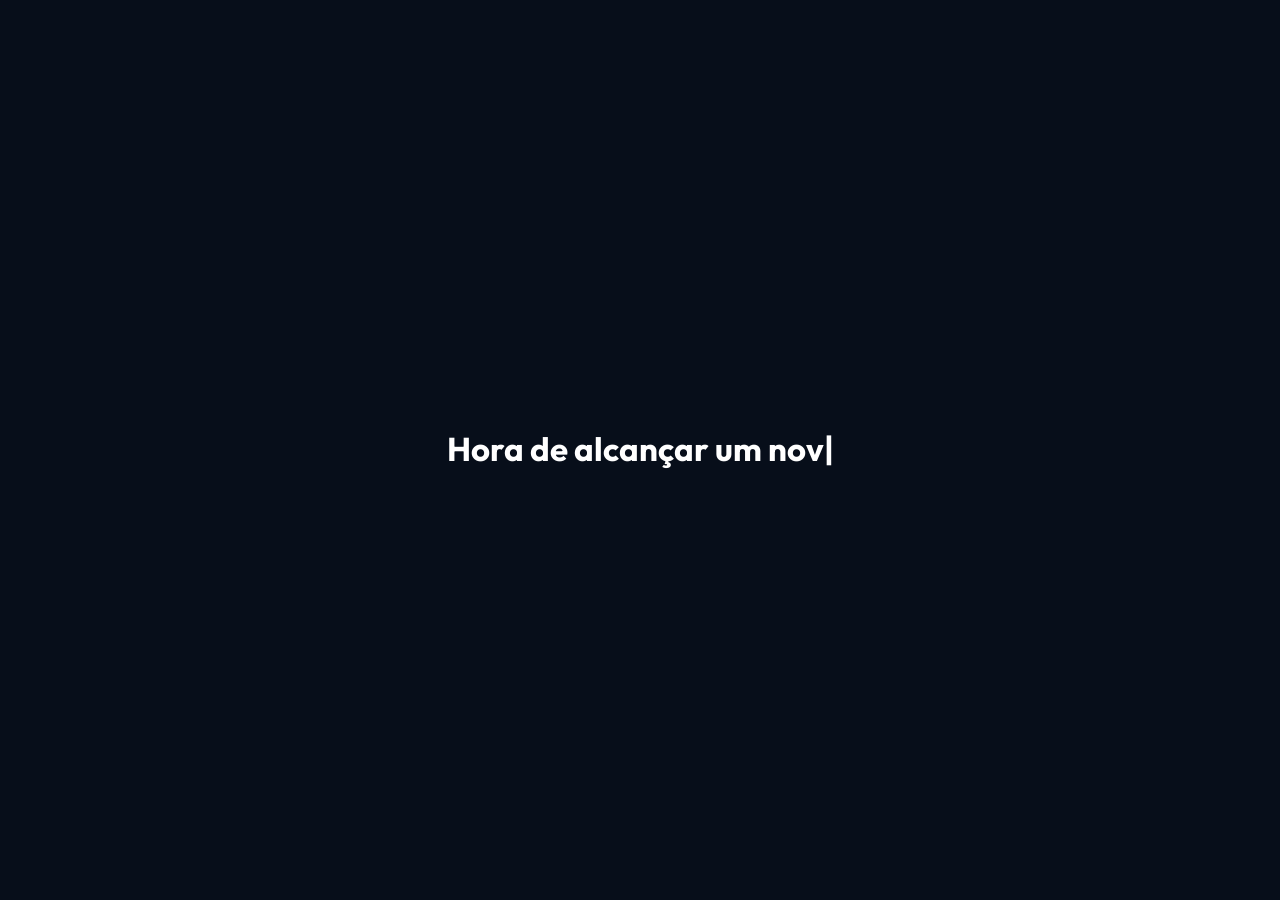
<file: praticar/index.html>
<!DOCTYPE html>
<html lang="pt-BR">

<head>
  <meta charset="UTF-8" />
  <meta name="viewport" content="width=device-width, initial-scale=1.0, maximum-scale=1.0, user-scalable=no" />
  <meta name="view-transition" content="same-origin" />
  <meta name="description"
    content="Simule investimentos reais no passado! Descubra como R$ 510 renderiam de 2010 até hoje no Tesouro Direto, CDBs e Ações." />
  <meta name="keywords" content="simulador de investimentos, rentabilidade histórica, tesouro direto, ibovespa, ações, cdi, ipca, investir" />
  <meta name="theme-color" content="#070e1a" />
  
  <!-- SEO & Open Graph -->
  <link rel="canonical" href="https://investebem.carlosandemberg.com.br/praticar" />
  <meta property="og:type" content="website" />
  <meta property="og:url" content="https://investebem.carlosandemberg.com.br/praticar" />
  <meta property="og:title" content="Corretora Investe Bem — O Simulador do Passado" />
  <meta property="og:description" content="Simule investimentos reais no passado! Descubra como seu dinheiro renderia de 2010 até hoje." />
  <meta property="og:image" content="https://investebem.carlosandemberg.com.br/logo.png" />
  
  <!-- Twitter -->
  <meta property="twitter:card" content="summary_large_image" />
  <meta property="twitter:url" content="https://investebem.carlosandemberg.com.br/praticar" />
  <meta property="twitter:title" content="Corretora Investe Bem — O Simulador do Passado" />
  <meta property="twitter:description" content="Simule investimentos reais no passado! Descubra como seu dinheiro renderia de 2010 até hoje." />
  <meta property="twitter:image" content="https://investebem.carlosandemberg.com.br/logo.png" />

  <title>Corretora Investe Bem — Simulador Histórico de Investimentos</title>
  <link rel="icon" type="image/png" href="../favicon.png" />
  <link rel="preconnect" href="https://fonts.googleapis.com" />
  <link rel="preconnect" href="https://fonts.gstatic.com" crossorigin />
  <link
    href="https://fonts.googleapis.com/css2?family=Inter:wght@300;400;500;600;700;800&family=Outfit:wght@600;700;800&display=swap"
    rel="stylesheet" />
  <link rel="stylesheet" href="../simulador.css" />
</head>

<body>
  <!-- ═══ SUSPENSE OVERLAY ═══ -->
  <div id="suspense-overlay" class="suspense-overlay">
    <div class="suspense-content">
      <h2 class="suspense-title" id="suspense-title"></h2>
      <div class="suspense-actions" id="suspense-actions" style="display: none;">
        <button class="btn-suspense btn-suspense-no" id="btn-suspense-no">Ainda não</button>
        <button class="btn-suspense btn-suspense-yes" id="btn-suspense-yes">Sim, vamos lá</button>
      </div>
      <div class="suspense-loader-wrap" id="suspense-loader" style="display: none;">
        <svg class="suspense-svg" viewBox="0 0 100 100">
          <circle class="suspense-bg" cx="50" cy="50" r="40"></circle>
          <circle class="suspense-progress" cx="50" cy="50" r="40"></circle>
        </svg>
      </div>
    </div>
  </div>

  <!-- TOP BAR -->
  <header class="topbar">
    <div class="topbar-left">
      <a href="../" class="back-link" aria-label="Voltar ao FinanceFácil">← Início</a>
      <div class="logo">🏦 <span>Corretora Investe Bem</span></div>
      <button class="btn-help" id="btn-restart-tutorial" aria-label="Iniciar Tutorial" title="Ver Tutorial">?</button>
    </div>

    <div class="topbar-year">
      <span>Você está em</span>
      <strong id="current-date-display">Jan 2010</strong>
    </div>

    <div class="topbar-stats" aria-live="polite" aria-atomic="true">
      <div class="stat-pill">
        <span class="stat-pill-label">Saldo</span>
        <span class="stat-pill-value cyan" id="hdr-balance">R$ 510,00</span>
      </div>
      <div class="stat-pill">
        <span class="stat-pill-label">Patrimônio</span>
        <span class="stat-pill-value purple" id="hdr-patrimony">R$ 510,00</span>
      </div>
    </div>
  </header>

  <!-- CONTEXT BAR -->
  <div class="context-bar">
    <div class="ctx-event" id="ctx-event-icon" aria-hidden="true">📅</div>
    <div class="ctx-tip" id="ctx-event-text" aria-live="polite" aria-atomic="true">Bem-vindo! Você recebeu R$ 510,00 (salário mínimo de 2010). Escolha onde
      investir.</div>
    <div class="ctx-progress">
      <span class="progress-label" id="progress-label">1 / 36</span>
      <div class="progress-track" role="progressbar" aria-label="Progresso">
        <div class="progress-fill" id="progress-fill" style="width:3%"></div>
      </div>
    </div>
  </div>

  <!-- MAIN APP -->
  <div class="app-layout">

    <!-- LEFT: BROKER -->
    <div class="broker-main">
      <div class="tabs" role="tablist">
        <button class="tab-btn active" role="tab" data-tab="acoes" aria-selected="true">📈 Ações e ETFs</button>
        <button class="tab-btn" role="tab" data-tab="tesouro" aria-selected="false">🏦 Tesouro Direto</button>
        <button class="tab-btn" role="tab" data-tab="fixa" aria-selected="false">💼 Renda Fixa</button>
      </div>

      <div class="assets-scroll">
        <table class="assets-table" role="table">
          <colgroup>
            <col />
            <col />
            <col />
            <col class="col-chart" />
            <col />
          </colgroup>
          <thead>
            <tr>
              <th>Ativo</th>
              <th>Preço</th>
              <th>Mês</th>
              <th class="col-chart">Histórico</th>
              <th style="text-align:center; padding-right: 16px;">Ação</th>
            </tr>
          </thead>
          <tbody id="assets-tbody"></tbody>
        </table>
      </div>

      <!-- Buy Panel -->
      <div class="buy-panel" id="buy-panel">
        <div class="buy-panel-header">
          <div>
            <div class="buy-panel-asset" id="buy-panel-name">Selecione um investimento</div>
            <div class="buy-panel-price" id="buy-panel-price">—</div>
          </div>
          <button class="btn-close-panel" id="btn-close-panel" aria-label="Fechar painel">✕</button>
        </div>
        <div class="buy-form">
          <div class="buy-input-group">
            <div class="buy-input-label">Quantidade</div>
            <div style="display:flex; gap:6px;">
              <button class="btn-qty-add" onclick="window.addQty(-10)">-10</button>
              <button class="btn-qty-add" onclick="window.addQty(-5)">-5</button>
              <input type="number" class="buy-input" id="buy-qty" min="1" value="1" inputmode="numeric"
                onfocus="if(this.value=='1')this.value=''"
                onblur="if(this.value=='')this.value='1'; window.updateBuyTotal && window.updateBuyTotal()" />
              <button class="btn-qty-add" onclick="window.addQty(5)">+5</button>
              <button class="btn-qty-add" onclick="window.addQty(10)">+10</button>
            </div>
          </div>
          <div class="buy-total-display">
            <div class="buy-total-label">Valor Total</div>
            <div class="buy-total-value" id="buy-total">R$ 0,00</div>
            <div class="buy-balance-warn" id="buy-warn" style="display:none" role="alert">Saldo insuficiente</div>
          </div>
          <div class="buy-actions">
            <button class="btn-confirm-buy" id="btn-confirm-buy" disabled>Comprar ↗</button>
            <button class="btn-confirm-sell" id="btn-confirm-sell" disabled>Vender ↘</button>
          </div>
        </div>
      </div>
    </div>

    <!-- RIGHT: PORTFOLIO -->
    <aside class="portfolio-panel" aria-label="Minha Carteira">
      <div class="panel-header">
        Minha Carteira
        <span style="color:var(--muted);font-size:0.75rem;font-weight:400" id="portfolio-count">0 investimentos</span>
      </div>
      <div class="portfolio-scroll" id="portfolio-list">
        <div class="portfolio-empty-msg">Carteira vazia.<br>Selecione um investimento acima.</div>
      </div>
      <div class="portfolio-summary" id="portfolio-summary" style="display:none">
        <div class="ps-row"><span class="ps-label">Tirou do Bolso</span><span id="ps-invested" style="color:var(--accent)">R$ 0,00</span></div>
        <div class="ps-row"><span class="ps-label">Valor atual</span><span id="ps-current" style="color:var(--purple)">R$ 0,00</span></div>
        <div class="ps-row"><span class="ps-label">Proventos</span><span id="ps-divs" style="color:var(--yellow)">R$
            0,00</span></div>
        <div class="ps-row"><span class="ps-label">Lucro/Prejuízo</span><span id="ps-pnl">R$ 0,00</span></div>
        <button class="btn-report" id="btn-show-report">📊 Relatório Detalhado</button>
      </div>
    </aside>
  </div>

  <!-- ADVANCE FOOTER -->
  <footer class="advance-footer">
    <button class="btn-advance-month" id="btn-advance">Fechar Mês e Avançar →</button>
    <button class="btn-reset-small" id="btn-reset" aria-label="Recomeçar simulação">↺ Recomeçar</button>
  </footer>

  <!-- ═══ MONTH END MODAL ═══ -->
  <div class="modal-overlay" id="modal" role="dialog" aria-modal="true" aria-labelledby="modal-title">
    <div class="modal-box">
      <div class="modal-drag-handle" aria-hidden="true"></div>
      <div class="modal-top">
        <div class="modal-icon" id="modal-icon" aria-hidden="true">📅</div>
        <div class="modal-title" id="modal-title">Fechamento de Mês</div>
        <div class="modal-subtitle" id="modal-subtitle">O mercado fechou.</div>
      </div>
      <div class="modal-body">
        <div class="modal-event-box" id="modal-event" style="display:none">
          <div class="modal-event-title" id="modal-event-title">📰 Evento</div>
          <div class="modal-event-desc" id="modal-event-desc"></div>
        </div>
        <div id="modal-divs-wrap">
          <div style="font-size:0.78rem;color:var(--muted);margin-bottom:8px">Proventos deste mês:</div>
          <div id="modal-divs-list"></div>
        </div>
      </div>
      <div class="modal-footer">
        <button class="btn-modal-primary" id="btn-modal-ok">Entendi — Próximo Mês</button>
      </div>
    </div>
  </div>

  <!-- ═══ CONFIRM MODAL ═══ -->
  <div class="modal-overlay" id="confirm-overlay" role="dialog" aria-modal="true" aria-labelledby="confirm-title">
    <div class="modal-box">
      <div class="modal-drag-handle" aria-hidden="true"></div>
      <div class="modal-top">
        <div class="modal-icon" aria-hidden="true">⚠️</div>
        <div class="modal-title" id="confirm-title">Confirmação</div>
      </div>
      <div class="modal-body">
        <p class="confirm-message" id="confirm-message"></p>
      </div>
      <div class="modal-footer">
        <button class="btn-confirm-cancel" id="confirm-cancel">Cancelar</button>
        <button class="btn-confirm-danger" id="confirm-ok"
          style="background:var(--primary); color:#070e1a;">Confirmar</button>
      </div>
    </div>
  </div>

  <!-- ═══ REPORT MODAL ═══ -->
  <div class="modal-overlay" id="report-overlay" role="dialog" aria-modal="true" aria-labelledby="report-title">
    <div class="modal-box">
      <div class="modal-drag-handle" aria-hidden="true"></div>
      <div class="modal-top">
        <div class="modal-icon" aria-hidden="true">📊</div>
        <div class="modal-title" id="report-title">Relatório da Carteira</div>
        <button class="btn-close-modal" id="btn-close-report" aria-label="Fechar">✕</button>
      </div>
      <div class="modal-body">
        
        <!-- KPIs Overview -->
        <div class="report-kpi-grid">
          <div class="report-kpi-box">
            <div class="kpi-label">Investido</div>
            <div class="kpi-value blue" id="rep-invested">R$ 0,00</div>
          </div>
          <div class="report-kpi-box">
            <div class="kpi-label">Patrimônio Total</div>
            <div class="kpi-value purple" id="rep-total">R$ 0,00</div>
          </div>
          <div class="report-kpi-box">
            <div class="kpi-label">Lucro Total</div>
            <div class="kpi-value" id="rep-profit">R$ 0,00</div>
          </div>
          <div class="report-kpi-box">
            <div class="kpi-label">Dividendos</div>
            <div class="kpi-value yellow" id="rep-divs">R$ 0,00</div>
          </div>
          <div class="report-kpi-box">
            <div class="kpi-label">Rentabilidade</div>
            <div class="kpi-value" id="rep-roi">0,00%</div>
          </div>
        </div>

        <!-- Asset Allocation Progress Bar -->
        <div style="margin: 24px 0 16px 0;">
          <div style="display:flex; justify-content:space-between; font-size:0.75rem; color:var(--muted); margin-bottom:6px; font-weight:600; text-transform:uppercase;">
            <span>Ações/ETFs: <strong id="rep-var-val" style="color:var(--primary)">0%</strong></span>
            <span>Renda Fixa: <strong id="rep-fix-val" style="color:var(--yellow)">0%</strong></span>
            <span>Caixa: <strong id="rep-cash-val" style="color:var(--muted)">0%</strong></span>
          </div>
          <div class="rep-allocation-bar">
            <div id="rep-bar-var" class="rep-bar-segment" style="background:var(--primary); width:0%;"></div>
            <div id="rep-bar-fix" class="rep-bar-segment" style="background:var(--yellow); width:0%;"></div>
            <div id="rep-bar-cash" class="rep-bar-segment" style="background:var(--border-hi); width:0%;"></div>
          </div>
        </div>

        <p id="report-insight" style="font-size:0.85rem; color:var(--text); line-height:1.4; margin-bottom:20px; text-align:center;"></p>

        <!-- Breakdown Table -->
        <h4 style="font-size:0.85rem; text-transform:uppercase; color:var(--muted); letter-spacing:0.8px; margin-bottom:10px;">Seus Investimentos</h4>
        <div class="report-table-scroll">
          <table class="report-table">
            <thead>
              <tr>
                <th>Investimento</th>
                <th style="text-align:right">Quantidade</th>
                <th style="text-align:right">Preço Médio</th>
                <th style="text-align:right">Preço Atual</th>
                <th style="text-align:right">Dividendos</th>
                <th style="text-align:right">Saldo</th>
                <th style="text-align:right">Lucro/Prejuízo</th>
                <th style="text-align:right">Retorno</th>
              </tr>
            </thead>
            <tbody id="report-tbody">
              <!-- Renderized via JS -->
            </tbody>
          </table>
        </div>

      </div>
    </div>
  </div>

  <!-- ═══ FINAL OVERLAY ═══ -->
  <div class="final-overlay" id="final-overlay" role="main" aria-label="Resultado final">
    <div class="final-header">
      <div class="logo">🏆 <span>Resultado — Corretora Investe Bem</span></div>
    </div>
    <div class="final-body">
      <div style="text-align:center;margin-bottom:20px">
        <div style="font-size:0.8rem;color:var(--muted);margin-bottom:4px">Seu Dinheiro Total (Conta + Investimentos):
        </div>
        <div id="final-headline"
          style="font-family:var(--heading);font-size:2.2rem;font-weight:800;color:var(--purple)">R$ 0,00</div>

        <div
          style="display:flex; justify-content:center; flex-wrap:wrap; gap: 10px; margin-top: 14px; font-size: 0.85rem;">
          <div
            style="background:var(--bg-card); padding:8px 14px; border-radius:var(--r-md); border:1px solid var(--border);">
            <span style="color:var(--muted)">Dinheiro Parado:</span>
            <strong id="final-balance" style="color:var(--cyan); margin-left:4px;">R$ 0,00</strong>
          </div>
          <div
            style="background:var(--bg-card); padding:8px 14px; border-radius:var(--r-md); border:1px solid var(--border);">
            <span style="color:var(--muted)">Dinheiro Rendendo:</span>
            <strong id="final-invested-val" style="color:var(--accent); margin-left:4px;">R$ 0,00</strong>
          </div>
        </div>
      </div>
      <div class="final-kpi-grid">
        <div class="kpi-card">
          <div class="kpi-label">Saiu do seu bolso</div>
          <div class="kpi-value blue" id="kpi-invested">R$ 0</div>
        </div>
        <div class="kpi-card">
          <div class="kpi-label">Dividendos Ganhos</div>
          <div class="kpi-value yellow" id="kpi-divs">R$ 0</div>
        </div>
        <div class="kpi-card">
          <div class="kpi-label">Lucro em %</div>
          <div class="kpi-value green" id="kpi-return">0%</div>
        </div>
      </div>

      <div class="timeline-section">
        <div class="timeline-title">📊 E se deixasse render até 2025?</div>
        <div class="timeline-sub">Arraste a barra para viajar no tempo! <strong>O robô pega seus dividendos e compra mais ações para você automaticamente (Efeito Bola de Neve).</strong></div>
        <input type="range" class="timeline-slider" id="timeline-slider" min="2012" max="2025" value="2012" step="1" />
        <div class="timeline-labels"><span>2012</span><span>2015</span><span>2020</span><span>2025</span></div>
        <div class="timeline-value-display">
          <div>
            <div class="tvd-label">Ano projetado</div>
            <div class="tvd-year" id="tvd-year">2012</div>
          </div>
          <div style="text-align:right">
            <div class="tvd-label">Seu Patrimônio Total</div>
            <div class="tvd-value" id="tvd-value">R$ 0,00</div>
          </div>
        </div>
      </div>

      <div class="final-portfolio" id="final-portfolio-breakdown"></div>

      <button class="btn-restart" id="btn-restart-final">🔄 Recomeçar do Zero</button>
    </div>
  </div>

  <!-- TOAST -->
  <div class="toast" id="toast" role="status" aria-live="polite"></div>

  <!-- TUTORIAL TOUR -->
  <div class="tutorial-overlay hidden" id="tutorial-overlay">
    <div class="tutorial-hole" id="tutorial-hole"></div>
  </div>
  <div class="tutorial-popup hidden" id="tutorial-popup" role="dialog" aria-modal="true">
    <div class="tut-arrow" id="tut-arrow"></div>
    <div class="tut-content">
      <div class="tut-title" id="tut-title">Título</div>
      <div class="tut-text" id="tut-text">Texto explicativo.</div>
    </div>
    <div class="tut-footer">
      <div class="tut-dots" id="tut-dots"></div>
      <div class="tut-controls">
        <button class="tut-btn-skip" id="tut-skip">Pular</button>
        <button class="tut-btn-nav" id="tut-prev">Anterior</button>
        <button class="tut-btn-nav primary" id="tut-next">Próximo ➔</button>
      </div>
    </div>
  </div>

  <script src="../simulador.js"></script>
</body>

</html>
</file>
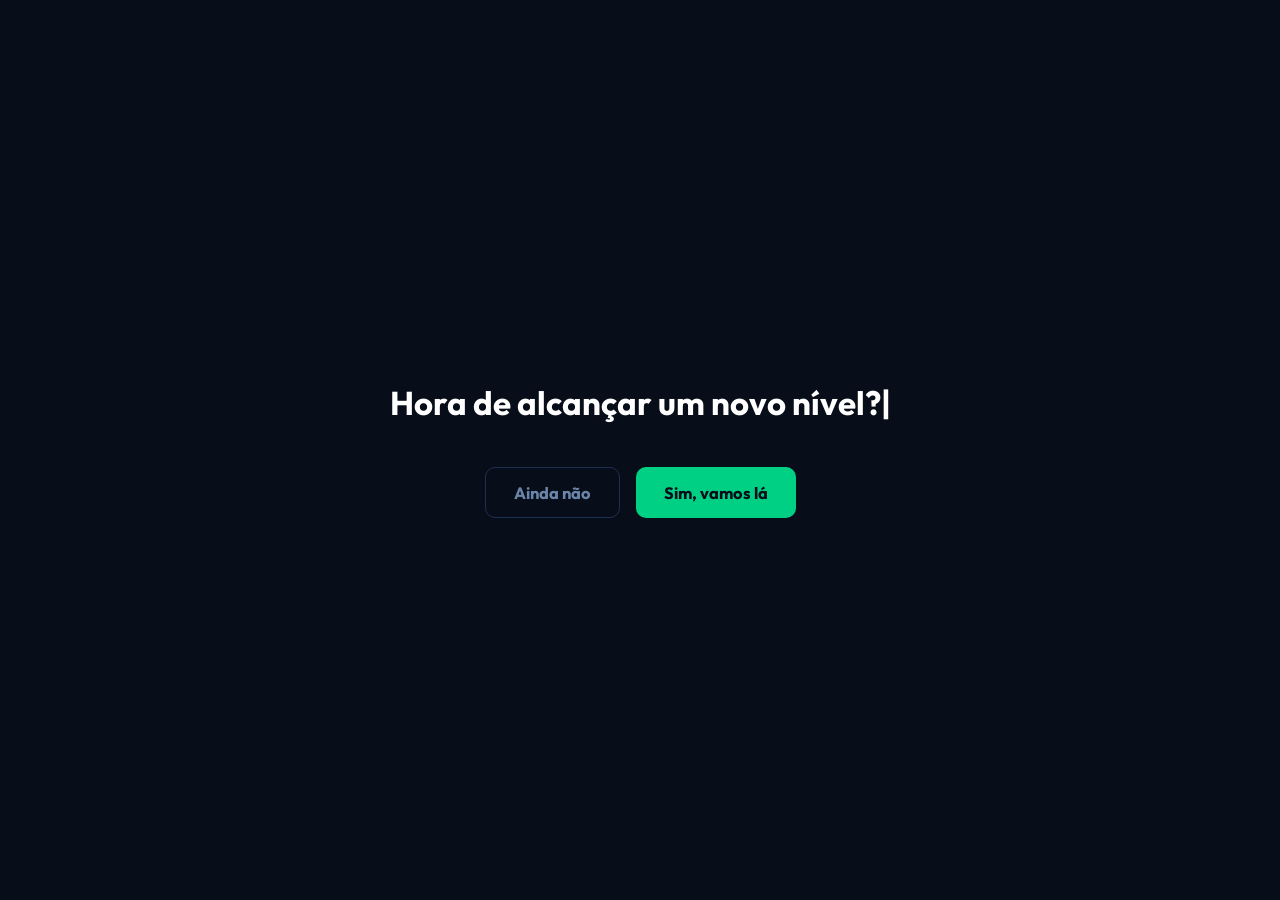
<file: praticar.html>
<!DOCTYPE html>
<html lang="pt-BR">

<head>
  <meta charset="UTF-8" />
  <meta name="viewport" content="width=device-width, initial-scale=1.0, maximum-scale=1.0, user-scalable=no" />
  <meta name="view-transition" content="same-origin" />
  <meta name="description"
    content="Simule investimentos reais no passado! Descubra como R$ 510 renderiam de 2010 até hoje no Tesouro Direto, CDBs e Ações." />
  <meta name="keywords" content="simulador de investimentos, rentabilidade histórica, tesouro direto, ibovespa, ações, cdi, ipca, investir" />
  <meta name="theme-color" content="#070e1a" />
  
  <!-- SEO & Open Graph -->
  <link rel="canonical" href="https://investebem.carlosandemberg.com.br/praticar" />
  <meta property="og:type" content="website" />
  <meta property="og:url" content="https://investebem.carlosandemberg.com.br/praticar" />
  <meta property="og:title" content="Corretora Investe Bem — O Simulador do Passado" />
  <meta property="og:description" content="Simule investimentos reais no passado! Descubra como seu dinheiro renderia de 2010 até hoje." />
  <meta property="og:image" content="https://investebem.carlosandemberg.com.br/logo.png" />
  
  <!-- Twitter -->
  <meta property="twitter:card" content="summary_large_image" />
  <meta property="twitter:url" content="https://investebem.carlosandemberg.com.br/praticar" />
  <meta property="twitter:title" content="Corretora Investe Bem — O Simulador do Passado" />
  <meta property="twitter:description" content="Simule investimentos reais no passado! Descubra como seu dinheiro renderia de 2010 até hoje." />
  <meta property="twitter:image" content="https://investebem.carlosandemberg.com.br/logo.png" />

  <title>Corretora Investe Bem — Simulador Histórico de Investimentos</title>
  <link rel="icon" type="image/png" href="favicon.png" />
  <link rel="preconnect" href="https://fonts.googleapis.com" />
  <link rel="preconnect" href="https://fonts.gstatic.com" crossorigin />
  <link
    href="https://fonts.googleapis.com/css2?family=Inter:wght@300;400;500;600;700;800&family=Outfit:wght@600;700;800&display=swap"
    rel="stylesheet" />
  <link rel="stylesheet" href="simulador.css" />
</head>

<body>
  <!-- ═══ SUSPENSE OVERLAY ═══ -->
  <div id="suspense-overlay" class="suspense-overlay">
    <div class="suspense-content">
      <h2 class="suspense-title">Hora de alcançar um novo nível?</h2>
      <div class="suspense-actions" id="suspense-actions">
        <button class="btn-suspense btn-suspense-no" id="btn-suspense-no">Ainda não</button>
        <button class="btn-suspense btn-suspense-yes" id="btn-suspense-yes">Sim, vamos lá</button>
      </div>
      <div class="suspense-loader-wrap" id="suspense-loader" style="display: none;">
        <svg class="suspense-svg" viewBox="0 0 100 100">
          <circle class="suspense-bg" cx="50" cy="50" r="40"></circle>
          <circle class="suspense-progress" cx="50" cy="50" r="40"></circle>
        </svg>
      </div>
    </div>
  </div>

  <!-- TOP BAR -->
  <header class="topbar">
    <div class="topbar-left">
      <a href="index.html" class="back-link" aria-label="Voltar ao FinanceFácil">← Início</a>
      <div class="logo">🏦 <span>Corretora Investe Bem</span></div>
      <button class="btn-help" id="btn-restart-tutorial" aria-label="Iniciar Tutorial" title="Ver Tutorial">?</button>
    </div>

    <div class="topbar-year">
      <span>Você está em</span>
      <strong id="current-date-display">Jan 2010</strong>
    </div>

    <div class="topbar-stats" aria-live="polite" aria-atomic="true">
      <div class="stat-pill">
        <span class="stat-pill-label">Saldo</span>
        <span class="stat-pill-value cyan" id="hdr-balance">R$ 510,00</span>
      </div>
      <div class="stat-pill">
        <span class="stat-pill-label">Patrimônio</span>
        <span class="stat-pill-value purple" id="hdr-patrimony">R$ 510,00</span>
      </div>
    </div>
  </header>

  <!-- CONTEXT BAR -->
  <div class="context-bar">
    <div class="ctx-event" id="ctx-event-icon" aria-hidden="true">📅</div>
    <div class="ctx-tip" id="ctx-event-text" aria-live="polite" aria-atomic="true">Bem-vindo! Você recebeu R$ 510,00 (salário mínimo de 2010). Escolha onde
      investir.</div>
    <div class="ctx-progress">
      <span class="progress-label" id="progress-label">1 / 36</span>
      <div class="progress-track" role="progressbar" aria-label="Progresso">
        <div class="progress-fill" id="progress-fill" style="width:3%"></div>
      </div>
    </div>
  </div>

  <!-- MAIN APP -->
  <div class="app-layout">

    <!-- LEFT: BROKER -->
    <div class="broker-main">
      <div class="tabs" role="tablist">
        <button class="tab-btn active" role="tab" data-tab="acoes" aria-selected="true">📈 Ações e ETFs</button>
        <button class="tab-btn" role="tab" data-tab="tesouro" aria-selected="false">🏦 Tesouro Direto</button>
        <button class="tab-btn" role="tab" data-tab="fixa" aria-selected="false">💼 Renda Fixa</button>
      </div>

      <div class="assets-scroll">
        <table class="assets-table" role="table">
          <colgroup>
            <col />
            <col />
            <col />
            <col class="col-chart" />
            <col />
          </colgroup>
          <thead>
            <tr>
              <th>Ativo</th>
              <th>Preço</th>
              <th>Mês</th>
              <th class="col-chart">Histórico</th>
              <th style="text-align:center; padding-right: 16px;">Ação</th>
            </tr>
          </thead>
          <tbody id="assets-tbody"></tbody>
        </table>
      </div>

      <!-- Buy Panel -->
      <div class="buy-panel" id="buy-panel">
        <div class="buy-panel-header">
          <div>
            <div class="buy-panel-asset" id="buy-panel-name">Selecione um investimento</div>
            <div class="buy-panel-price" id="buy-panel-price">—</div>
          </div>
          <button class="btn-close-panel" id="btn-close-panel" aria-label="Fechar painel">✕</button>
        </div>
        <div class="buy-form">
          <div class="buy-input-group">
            <div class="buy-input-label">Quantidade</div>
            <div style="display:flex; gap:6px;">
              <button class="btn-qty-add" onclick="window.addQty(-10)">-10</button>
              <button class="btn-qty-add" onclick="window.addQty(-5)">-5</button>
              <input type="number" class="buy-input" id="buy-qty" min="1" value="1" inputmode="numeric"
                onfocus="if(this.value=='1')this.value=''"
                onblur="if(this.value=='')this.value='1'; window.updateBuyTotal && window.updateBuyTotal()" />
              <button class="btn-qty-add" onclick="window.addQty(5)">+5</button>
              <button class="btn-qty-add" onclick="window.addQty(10)">+10</button>
            </div>
          </div>
          <div class="buy-total-display">
            <div class="buy-total-label">Valor Total</div>
            <div class="buy-total-value" id="buy-total">R$ 0,00</div>
            <div class="buy-balance-warn" id="buy-warn" style="display:none" role="alert">Saldo insuficiente</div>
          </div>
          <div class="buy-actions">
            <button class="btn-confirm-buy" id="btn-confirm-buy" disabled>Comprar ↗</button>
            <button class="btn-confirm-sell" id="btn-confirm-sell" disabled>Vender ↘</button>
          </div>
        </div>
      </div>
    </div>

    <!-- RIGHT: PORTFOLIO -->
    <aside class="portfolio-panel" aria-label="Minha Carteira">
      <div class="panel-header">
        Minha Carteira
        <span style="color:var(--muted);font-size:0.75rem;font-weight:400" id="portfolio-count">0 investimentos</span>
      </div>
      <div class="portfolio-scroll" id="portfolio-list">
        <div class="portfolio-empty-msg">Carteira vazia.<br>Selecione um investimento acima.</div>
      </div>
      <div class="portfolio-summary" id="portfolio-summary" style="display:none">
        <div class="ps-row"><span class="ps-label">Tirou do Bolso</span><span id="ps-invested" style="color:var(--accent)">R$ 0,00</span></div>
        <div class="ps-row"><span class="ps-label">Valor atual</span><span id="ps-current" style="color:var(--purple)">R$ 0,00</span></div>
        <div class="ps-row"><span class="ps-label">Proventos</span><span id="ps-divs" style="color:var(--yellow)">R$
            0,00</span></div>
        <div class="ps-row"><span class="ps-label">Lucro/Prejuízo</span><span id="ps-pnl">R$ 0,00</span></div>
        <button class="btn-report" id="btn-show-report">📊 Relatório Detalhado</button>
      </div>
    </aside>
  </div>

  <!-- ADVANCE FOOTER -->
  <footer class="advance-footer">
    <button class="btn-advance-month" id="btn-advance">Fechar Mês e Avançar →</button>
    <button class="btn-reset-small" id="btn-reset" aria-label="Recomeçar simulação">↺ Recomeçar</button>
  </footer>

  <!-- ═══ MONTH END MODAL ═══ -->
  <div class="modal-overlay" id="modal" role="dialog" aria-modal="true" aria-labelledby="modal-title">
    <div class="modal-box">
      <div class="modal-drag-handle" aria-hidden="true"></div>
      <div class="modal-top">
        <div class="modal-icon" id="modal-icon" aria-hidden="true">📅</div>
        <div class="modal-title" id="modal-title">Fechamento de Mês</div>
        <div class="modal-subtitle" id="modal-subtitle">O mercado fechou.</div>
      </div>
      <div class="modal-body">
        <div class="modal-event-box" id="modal-event" style="display:none">
          <div class="modal-event-title" id="modal-event-title">📰 Evento</div>
          <div class="modal-event-desc" id="modal-event-desc"></div>
        </div>
        <div id="modal-divs-wrap">
          <div style="font-size:0.78rem;color:var(--muted);margin-bottom:8px">Proventos deste mês:</div>
          <div id="modal-divs-list"></div>
        </div>
      </div>
      <div class="modal-footer">
        <button class="btn-modal-primary" id="btn-modal-ok">Entendi — Próximo Mês</button>
      </div>
    </div>
  </div>

  <!-- ═══ CONFIRM MODAL ═══ -->
  <div class="modal-overlay" id="confirm-overlay" role="dialog" aria-modal="true" aria-labelledby="confirm-title">
    <div class="modal-box">
      <div class="modal-drag-handle" aria-hidden="true"></div>
      <div class="modal-top">
        <div class="modal-icon" aria-hidden="true">⚠️</div>
        <div class="modal-title" id="confirm-title">Confirmação</div>
      </div>
      <div class="modal-body">
        <p class="confirm-message" id="confirm-message"></p>
      </div>
      <div class="modal-footer">
        <button class="btn-confirm-cancel" id="confirm-cancel">Cancelar</button>
        <button class="btn-confirm-danger" id="confirm-ok"
          style="background:var(--primary); color:#070e1a;">Confirmar</button>
      </div>
    </div>
  </div>

  <!-- ═══ REPORT MODAL ═══ -->
  <div class="modal-overlay" id="report-overlay" role="dialog" aria-modal="true" aria-labelledby="report-title">
    <div class="modal-box">
      <div class="modal-drag-handle" aria-hidden="true"></div>
      <div class="modal-top">
        <div class="modal-icon" aria-hidden="true">📊</div>
        <div class="modal-title" id="report-title">Relatório da Carteira</div>
        <button class="btn-close-modal" id="btn-close-report" aria-label="Fechar">✕</button>
      </div>
      <div class="modal-body">
        
        <!-- KPIs Overview -->
        <div class="report-kpi-grid">
          <div class="report-kpi-box">
            <div class="kpi-label">Investido</div>
            <div class="kpi-value blue" id="rep-invested">R$ 0,00</div>
          </div>
          <div class="report-kpi-box">
            <div class="kpi-label">Patrimônio Total</div>
            <div class="kpi-value purple" id="rep-total">R$ 0,00</div>
          </div>
          <div class="report-kpi-box">
            <div class="kpi-label">Lucro Total</div>
            <div class="kpi-value" id="rep-profit">R$ 0,00</div>
          </div>
          <div class="report-kpi-box">
            <div class="kpi-label">Dividendos</div>
            <div class="kpi-value yellow" id="rep-divs">R$ 0,00</div>
          </div>
          <div class="report-kpi-box">
            <div class="kpi-label">Rentabilidade</div>
            <div class="kpi-value" id="rep-roi">0,00%</div>
          </div>
        </div>

        <!-- Asset Allocation Progress Bar -->
        <div style="margin: 24px 0 16px 0;">
          <div style="display:flex; justify-content:space-between; font-size:0.75rem; color:var(--muted); margin-bottom:6px; font-weight:600; text-transform:uppercase;">
            <span>Ações/ETFs: <strong id="rep-var-val" style="color:var(--primary)">0%</strong></span>
            <span>Renda Fixa: <strong id="rep-fix-val" style="color:var(--yellow)">0%</strong></span>
            <span>Caixa: <strong id="rep-cash-val" style="color:var(--muted)">0%</strong></span>
          </div>
          <div class="rep-allocation-bar">
            <div id="rep-bar-var" class="rep-bar-segment" style="background:var(--primary); width:0%;"></div>
            <div id="rep-bar-fix" class="rep-bar-segment" style="background:var(--yellow); width:0%;"></div>
            <div id="rep-bar-cash" class="rep-bar-segment" style="background:var(--border-hi); width:0%;"></div>
          </div>
        </div>

        <p id="report-insight" style="font-size:0.85rem; color:var(--text); line-height:1.4; margin-bottom:20px; text-align:center;"></p>

        <!-- Breakdown Table -->
        <h4 style="font-size:0.85rem; text-transform:uppercase; color:var(--muted); letter-spacing:0.8px; margin-bottom:10px;">Seus Investimentos</h4>
        <div class="report-table-scroll">
          <table class="report-table">
            <thead>
              <tr>
                <th>Investimento</th>
                <th style="text-align:right">Quantidade</th>
                <th style="text-align:right">Preço Médio</th>
                <th style="text-align:right">Preço Atual</th>
                <th style="text-align:right">Dividendos</th>
                <th style="text-align:right">Saldo</th>
                <th style="text-align:right">Lucro/Prejuízo</th>
                <th style="text-align:right">Retorno</th>
              </tr>
            </thead>
            <tbody id="report-tbody">
              <!-- Renderized via JS -->
            </tbody>
          </table>
        </div>

      </div>
    </div>
  </div>

  <!-- ═══ FINAL OVERLAY ═══ -->
  <div class="final-overlay" id="final-overlay" role="main" aria-label="Resultado final">
    <div class="final-header">
      <div class="logo">🏆 <span>Resultado — Corretora Investe Bem</span></div>
    </div>
    <div class="final-body">
      <div style="text-align:center;margin-bottom:20px">
        <div style="font-size:0.8rem;color:var(--muted);margin-bottom:4px">Seu Dinheiro Total (Conta + Investimentos):
        </div>
        <div id="final-headline"
          style="font-family:var(--heading);font-size:2.2rem;font-weight:800;color:var(--purple)">R$ 0,00</div>

        <div
          style="display:flex; justify-content:center; flex-wrap:wrap; gap: 10px; margin-top: 14px; font-size: 0.85rem;">
          <div
            style="background:var(--bg-card); padding:8px 14px; border-radius:var(--r-md); border:1px solid var(--border);">
            <span style="color:var(--muted)">Dinheiro Parado:</span>
            <strong id="final-balance" style="color:var(--cyan); margin-left:4px;">R$ 0,00</strong>
          </div>
          <div
            style="background:var(--bg-card); padding:8px 14px; border-radius:var(--r-md); border:1px solid var(--border);">
            <span style="color:var(--muted)">Dinheiro Rendendo:</span>
            <strong id="final-invested-val" style="color:var(--accent); margin-left:4px;">R$ 0,00</strong>
          </div>
        </div>
      </div>
      <div class="final-kpi-grid">
        <div class="kpi-card">
          <div class="kpi-label">Saiu do seu bolso</div>
          <div class="kpi-value blue" id="kpi-invested">R$ 0</div>
        </div>
        <div class="kpi-card">
          <div class="kpi-label">Dividendos Ganhos</div>
          <div class="kpi-value yellow" id="kpi-divs">R$ 0</div>
        </div>
        <div class="kpi-card">
          <div class="kpi-label">Lucro em %</div>
          <div class="kpi-value green" id="kpi-return">0%</div>
        </div>
      </div>

      <div class="timeline-section">
        <div class="timeline-title">📊 E se deixasse render até 2025?</div>
        <div class="timeline-sub">Arraste a barra para viajar no tempo! <strong>O robô pega seus dividendos e compra mais ações para você automaticamente (Efeito Bola de Neve).</strong></div>
        <input type="range" class="timeline-slider" id="timeline-slider" min="2012" max="2025" value="2012" step="1" />
        <div class="timeline-labels"><span>2012</span><span>2015</span><span>2020</span><span>2025</span></div>
        <div class="timeline-value-display">
          <div>
            <div class="tvd-label">Ano projetado</div>
            <div class="tvd-year" id="tvd-year">2012</div>
          </div>
          <div style="text-align:right">
            <div class="tvd-label">Seu Patrimônio Total</div>
            <div class="tvd-value" id="tvd-value">R$ 0,00</div>
          </div>
        </div>
      </div>

      <div class="final-portfolio" id="final-portfolio-breakdown"></div>

      <button class="btn-restart" id="btn-restart-final">🔄 Recomeçar do Zero</button>
    </div>
  </div>

  <!-- TOAST -->
  <div class="toast" id="toast" role="status" aria-live="polite"></div>

  <!-- TUTORIAL TOUR -->
  <div class="tutorial-overlay hidden" id="tutorial-overlay">
    <div class="tutorial-hole" id="tutorial-hole"></div>
  </div>
  <div class="tutorial-popup hidden" id="tutorial-popup" role="dialog" aria-modal="true">
    <div class="tut-arrow" id="tut-arrow"></div>
    <div class="tut-content">
      <div class="tut-title" id="tut-title">Título</div>
      <div class="tut-text" id="tut-text">Texto explicativo.</div>
    </div>
    <div class="tut-footer">
      <div class="tut-dots" id="tut-dots"></div>
      <div class="tut-controls">
        <button class="tut-btn-skip" id="tut-skip">Pular</button>
        <button class="tut-btn-nav" id="tut-prev">Anterior</button>
        <button class="tut-btn-nav primary" id="tut-next">Próximo ➔</button>
      </div>
    </div>
  </div>

  <script src="simulador.js"></script>
</body>

</html>
</file>
<file: landing.css>
/* ============================================================
   FinanceFácil — Design System & Styles
   Mobile-first | Accessible | Dark Theme + Glassmorphism
   ============================================================ */

/* ── Custom Properties ── */
:root {
  /* Colors */
  --color-bg:           hsl(222, 47%, 7%);
  --color-bg-card:      hsl(222, 40%, 10%);
  --color-bg-glass:     hsl(222, 40%, 12%);
  --color-surface:      hsl(222, 35%, 14%);
  --color-surface-alt:  hsl(222, 30%, 18%);
  --color-border:       hsl(222, 30%, 22%);
  --color-border-glow:  hsl(152, 70%, 40%, 0.35);

  --color-text:         hsl(210, 40%, 95%);
  --color-text-muted:   hsl(210, 20%, 65%);
  --color-text-dim:     hsl(210, 15%, 45%);

  --color-primary:      hsl(152, 70%, 45%);
  --color-primary-dark: hsl(152, 70%, 35%);
  --color-primary-glow: hsl(152, 70%, 45%, 0.25);
  --color-accent:       hsl(250, 80%, 65%);
  --color-accent-warm:  hsl(38, 90%, 60%);
  --color-negative:     hsl(0, 70%, 60%);

  /* Typography */
  --font-body:   'Inter', system-ui, sans-serif;
  --font-heading:'Outfit', 'Inter', system-ui, sans-serif;

  --text-xs:   0.75rem;
  --text-sm:   0.875rem;
  --text-base: 1rem;
  --text-lg:   1.125rem;
  --text-xl:   1.25rem;
  --text-2xl:  1.5rem;
  --text-3xl:  1.875rem;
  --text-4xl:  2.25rem;
  --text-5xl:  3rem;

  /* Spacing */
  --space-1:  0.25rem;
  --space-2:  0.5rem;
  --space-3:  0.75rem;
  --space-4:  1rem;
  --space-5:  1.25rem;
  --space-6:  1.5rem;
  --space-8:  2rem;
  --space-10: 2.5rem;
  --space-12: 3rem;
  --space-16: 4rem;
  --space-20: 5rem;
  --space-24: 6rem;

  /* Radii */
  --radius-sm: 0.5rem;
  --radius-md: 0.75rem;
  --radius-lg: 1rem;
  --radius-xl: 1.5rem;
  --radius-full: 9999px;

  /* Shadows */
  --shadow-card: 0 4px 24px hsl(222, 47%, 4%, 0.6);
  --shadow-glow: 0 0 32px var(--color-primary-glow);
  --shadow-focus: 0 0 0 3px hsl(152, 70%, 45%, 0.45);

  /* Transitions */
  --transition-fast: 150ms ease;
  --transition-base: 250ms ease;
  --transition-slow: 400ms ease;

  /* Layout */
  --container-max: 1280px;
  --nav-height: 4rem;
}

/* ── Reset & Base ── */
*, *::before, *::after { box-sizing: border-box; margin: 0; padding: 0; }

html {
  scroll-behavior: smooth;
  font-size: 16px;
  overflow-x: hidden;
}

@media (prefers-reduced-motion: reduce) {
  html { scroll-behavior: auto; }
  *, *::before, *::after { animation-duration: 0.01ms !important; transition-duration: 0.01ms !important; }
}

body {
  font-family: var(--font-body);
  background-color: var(--color-bg);
  color: var(--color-text);
  line-height: 1.6;
  min-height: 100dvh;
  -webkit-font-smoothing: antialiased;
  overflow-x: hidden;
}

img, video { max-width: 100%; height: auto; display: block; }
a { color: inherit; text-decoration: none; }
ul, ol { list-style: none; }
button { font-family: inherit; cursor: pointer; border: none; background: none; }
input, select, textarea { font-family: inherit; }
fieldset { border: none; }
legend { font-family: inherit; }

/* ── Accessibility ── */
.skip-link {
  position: absolute;
  top: -100%;
  left: var(--space-4);
  z-index: 10000;
  padding: var(--space-3) var(--space-6);
  background: var(--color-primary);
  color: var(--color-bg);
  border-radius: var(--radius-md);
  font-weight: 600;
  transition: top var(--transition-fast);
}
.skip-link:focus { top: var(--space-4); }

.sr-only {
  position: absolute;
  width: 1px; height: 1px;
  padding: 0; margin: -1px;
  overflow: hidden;
  clip: rect(0,0,0,0);
  white-space: nowrap;
  border: 0;
}

/* Focus styles */
:focus-visible {
  outline: 2px solid var(--color-primary);
  outline-offset: 3px;
  border-radius: 4px;
}

/* ── Layout ── */
.container {
  width: 100%;
  max-width: var(--container-max);
  margin-inline: auto;
  padding-inline: var(--space-4);
}

@media (min-width: 640px)  { .container { padding-inline: var(--space-6); } }
@media (min-width: 1024px) { .container { padding-inline: var(--space-8); } }

/* ── Header / Nav ── */
.site-header {
  position: sticky;
  top: 0;
  z-index: 100;
  background: hsl(222, 47%, 7%, 0.85);
  backdrop-filter: blur(20px);
  -webkit-backdrop-filter: blur(20px);
  border-bottom: 1px solid var(--color-border);
}

.navbar {
  display: flex;
  align-items: center;
  justify-content: space-between;
  height: var(--nav-height);
  max-width: var(--container-max);
  margin-inline: auto;
  padding-inline: var(--space-4);
  gap: var(--space-4);
}

@media (min-width: 640px) { .navbar { padding-inline: var(--space-6); } }
@media (min-width: 1024px) { .navbar { padding-inline: var(--space-8); } }

/* Logo */
.logo {
  display: flex;
  align-items: center;
  gap: var(--space-2);
  font-family: var(--font-heading);
  font-size: var(--text-xl);
  font-weight: 800;
  flex-shrink: 0;
}
.logo-icon { font-size: 1.5rem; }
.logo-text { color: var(--color-text); }
.logo-accent { color: var(--color-primary); }

/* Nav Links (desktop) */
.nav-links {
  display: none;
  align-items: center;
  gap: var(--space-1);
}
@media (min-width: 768px) { .nav-links { display: flex; } }

.nav-link {
  padding: var(--space-2) var(--space-4);
  border-radius: var(--radius-full);
  font-size: var(--text-sm);
  font-weight: 500;
  color: var(--color-text-muted);
  transition: color var(--transition-fast), background var(--transition-fast);
}
.nav-link:hover, .nav-link:focus-visible {
  color: var(--color-text);
  background: var(--color-surface-alt);
}

/* Mobile Menu Toggle */
.menu-toggle {
  display: flex;
  align-items: center;
  justify-content: center;
  width: 2.5rem; height: 2.5rem;
  border-radius: var(--radius-sm);
  color: var(--color-text);
  transition: background var(--transition-fast);
}
.menu-toggle:hover { background: var(--color-surface-alt); }
@media (min-width: 768px) { .menu-toggle { display: none; } }

.hamburger {
  position: relative;
  display: block;
  width: 1.25rem; height: 2px;
  background: currentColor;
  border-radius: 2px;
  transition: background var(--transition-fast);
}
.hamburger::before,
.hamburger::after {
  content: '';
  position: absolute;
  left: 0;
  width: 100%; height: 2px;
  background: currentColor;
  border-radius: 2px;
  transition: transform var(--transition-base);
}
.hamburger::before { top: -6px; }
.hamburger::after  { bottom: -6px; }

.menu-toggle[aria-expanded="true"] .hamburger { background: transparent; }
.menu-toggle[aria-expanded="true"] .hamburger::before { transform: translateY(6px) rotate(45deg); }
.menu-toggle[aria-expanded="true"] .hamburger::after  { transform: translateY(-6px) rotate(-45deg); }

/* Mobile Menu */
.mobile-menu {
  background: var(--color-bg-card);
  border-bottom: 1px solid var(--color-border);
  overflow: hidden;
  max-height: 0;
  transition: max-height var(--transition-slow);
}
.mobile-menu:not([inert]) { max-height: 400px; }
.mobile-menu ul { padding: var(--space-4); display: flex; flex-direction: column; gap: var(--space-2); }

.mobile-nav-link {
  display: block;
  padding: var(--space-3) var(--space-4);
  border-radius: var(--radius-md);
  font-weight: 500;
  color: var(--color-text);
  transition: background var(--transition-fast);
}
.mobile-nav-link:hover { background: var(--color-surface-alt); }

/* ── Hero ── */
.hero {
  position: relative;
  min-height: min(100dvh, 700px);
  display: flex;
  align-items: center;
  overflow: hidden;
  padding-block: var(--space-24) var(--space-16);
}

.hero-bg {
  position: absolute;
  inset: 0;
  background-image: url('hero-bg.png');
  background-size: cover;
  background-position: center;
  opacity: 0.18;
  z-index: 0;
}
.hero-bg::after {
  content: '';
  position: absolute;
  inset: 0;
  background: linear-gradient(
    135deg,
    hsl(222, 47%, 7%, 0.9) 0%,
    hsl(222, 47%, 7%, 0.5) 50%,
    hsl(152, 70%, 15%, 0.4) 100%
  );
}

.hero-content {
  position: relative;
  z-index: 1;
  width: 100%;
  max-width: var(--container-max);
  margin-inline: auto;
  padding-inline: var(--space-4);
  display: flex;
  flex-direction: column;
  align-items: flex-start;
  gap: var(--space-6);
}

@media (min-width: 640px)  { .hero-content { padding-inline: var(--space-6); } }
@media (min-width: 1024px) { .hero-content { padding-inline: var(--space-8); } }

.hero-badge {
  display: inline-flex;
  align-items: center;
  gap: var(--space-2);
  padding: var(--space-2) var(--space-4);
  background: hsl(152, 70%, 45%, 0.12);
  border: 1px solid hsl(152, 70%, 45%, 0.3);
  border-radius: var(--radius-full);
  font-size: var(--text-sm);
  font-weight: 600;
  color: var(--color-primary);
  animation: fadeInDown 0.6s ease both;
}

.hero-title {
  font-family: var(--font-heading);
  font-size: clamp(var(--text-3xl), 6vw, var(--text-5xl));
  font-weight: 900;
  line-height: 1.15;
  color: var(--color-text);
  animation: fadeInDown 0.6s 0.1s ease both;
}

.hero-highlight {
  background: linear-gradient(135deg, var(--color-primary), hsl(180, 70%, 55%));
  -webkit-background-clip: text;
  -webkit-text-fill-color: transparent;
  background-clip: text;
}

.hero-description {
  max-width: 52ch;
  font-size: var(--text-lg);
  color: var(--color-text-muted);
  animation: fadeInDown 0.6s 0.2s ease both;
}

.hero-actions {
  display: flex;
  flex-wrap: wrap;
  gap: var(--space-3);
  animation: fadeInDown 0.6s 0.3s ease both;
}

/* Rates Strip */
.rates-strip {
  width: 100%;
  background: hsl(222, 47%, 7%, 0.6);
  backdrop-filter: blur(12px);
  border: 1px solid var(--color-border);
  border-radius: var(--radius-lg);
  padding: var(--space-3) var(--space-4);
  overflow-x: auto;
  animation: fadeInDown 0.6s 0.4s ease both;
  -ms-overflow-style: none;
  scrollbar-width: none;
}
.rates-strip::-webkit-scrollbar { display: none; }

.rates-inner {
  display: flex;
  align-items: center;
  gap: var(--space-4);
  white-space: nowrap;
  min-width: max-content;
}

.rate-item {
  display: flex;
  flex-direction: column;
  gap: 0;
}
.rate-label { font-size: var(--text-xs); color: var(--color-text-dim); font-weight: 500; }
.rate-value { font-size: var(--text-sm); font-weight: 700; color: var(--color-text); }
.rate-value.positive { color: var(--color-primary); }
.rate-divider { color: var(--color-border); font-size: var(--text-lg); }

/* ── Buttons ── */
.btn {
  display: inline-flex;
  align-items: center;
  justify-content: center;
  gap: var(--space-2);
  padding: var(--space-3) var(--space-6);
  border-radius: var(--radius-full);
  font-size: var(--text-base);
  font-weight: 600;
  transition: all var(--transition-base);
  white-space: nowrap;
  cursor: pointer;
  border: 2px solid transparent;
  text-decoration: none;
}

.btn-primary {
  background: linear-gradient(135deg, var(--color-primary), hsl(152, 70%, 38%));
  color: hsl(222, 47%, 7%);
  box-shadow: 0 4px 16px var(--color-primary-glow);
}
.btn-primary:hover, .btn-primary:focus-visible {
  transform: translateY(-2px);
  box-shadow: 0 8px 24px var(--color-primary-glow);
  filter: brightness(1.1);
}
.btn-primary:active { transform: translateY(0); }

.btn-ghost {
  color: var(--color-text);
  border-color: var(--color-border);
  background: transparent;
}
.btn-ghost:hover, .btn-ghost:focus-visible {
  background: var(--color-surface-alt);
  border-color: var(--color-text-muted);
  transform: translateY(-2px);
}

.btn-full { width: 100%; }

/* ── Quick Stats ── */
.quick-stats {
  padding-block: var(--space-10);
  background: var(--color-bg-card);
  border-block: 1px solid var(--color-border);
}

.stats-grid {
  display: grid;
  grid-template-columns: repeat(2, 1fr);
  gap: var(--space-4);
}
@media (min-width: 640px)  { .stats-grid { grid-template-columns: repeat(4, 1fr); } }

.stat-card {
  display: flex;
  flex-direction: column;
  align-items: center;
  text-align: center;
  gap: var(--space-2);
  padding: var(--space-6);
  background: var(--color-surface);
  border-radius: var(--radius-lg);
  border: 1px solid var(--color-border);
  transition: transform var(--transition-base), border-color var(--transition-base);
}
.stat-card:hover {
  transform: translateY(-4px);
  border-color: var(--color-border-glow);
}

.stat-icon { font-size: 2rem; }
.stat-number {
  font-family: var(--font-heading);
  font-size: var(--text-3xl);
  font-weight: 800;
  color: var(--color-primary);
}
.stat-label {
  font-size: var(--text-sm);
  color: var(--color-text-muted);
  font-weight: 500;
}

/* ── Section Common ── */
.section-header {
  text-align: center;
  margin-bottom: var(--space-10);
  display: flex;
  flex-direction: column;
  align-items: center;
  gap: var(--space-4);
}

.section-badge {
  display: inline-flex;
  align-items: center;
  gap: var(--space-2);
  padding: var(--space-2) var(--space-4);
  background: var(--color-surface-alt);
  border: 1px solid var(--color-border);
  border-radius: var(--radius-full);
  font-size: var(--text-sm);
  font-weight: 600;
  color: var(--color-primary);
}

.section-title {
  font-family: var(--font-heading);
  font-size: clamp(var(--text-2xl), 4vw, var(--text-4xl));
  font-weight: 800;
  color: var(--color-text);
  max-width: 20ch;
  line-height: 1.2;
}

.section-description {
  font-size: var(--text-lg);
  color: var(--color-text-muted);
  max-width: 55ch;
}

/* ── Tools Section ── */
.tools-section {
  padding-block: var(--space-16) var(--space-20);
}

/* Tab Buttons */
.tool-tabs {
  display: flex;
  gap: var(--space-2);
  flex-wrap: wrap;
  margin-bottom: var(--space-8);
  background: var(--color-bg-card);
  border: 1px solid var(--color-border);
  border-radius: var(--radius-xl);
  padding: var(--space-2);
}

.tab-btn {
  flex: 1;
  min-width: fit-content;
  padding: var(--space-3) var(--space-4);
  border-radius: var(--radius-lg);
  font-size: var(--text-sm);
  font-weight: 600;
  color: var(--color-text-muted);
  transition: all var(--transition-fast);
  white-space: nowrap;
}
.tab-btn:hover { color: var(--color-text); background: var(--color-surface-alt); }
.tab-btn.active, .tab-btn[aria-selected="true"] {
  background: var(--color-primary);
  color: hsl(222, 47%, 7%);
  box-shadow: 0 2px 12px var(--color-primary-glow);
}

/* Tab Panels */
.tab-panel { display: none; }
.tab-panel.active, .tab-panel:not([hidden]) { display: block; }

/* Calculator Grid */
.calculator-grid {
  display: grid;
  grid-template-columns: 1fr;
  gap: var(--space-6);
}
@media (min-width: 900px) {
  .calculator-grid { grid-template-columns: 1fr 1fr; gap: var(--space-8); }
}

/* Form Area */
.calc-form-area {
  background: var(--color-bg-card);
  border: 1px solid var(--color-border);
  border-radius: var(--radius-xl);
  padding: var(--space-6);
  display: flex;
  flex-direction: column;
  gap: var(--space-6);
}

.calc-header { display: flex; flex-direction: column; gap: var(--space-3); }
.calc-title {
  font-family: var(--font-heading);
  font-size: var(--text-xl);
  font-weight: 700;
  color: var(--color-text);
}
.calc-description { font-size: var(--text-sm); color: var(--color-text-muted); line-height: 1.6; }

.calc-form { display: flex; flex-direction: column; gap: var(--space-5); }

/* Form Groups */
.form-group { display: flex; flex-direction: column; gap: var(--space-2); }

.form-label {
  font-size: var(--text-sm);
  font-weight: 600;
  color: var(--color-text);
  display: flex;
  flex-direction: column;
  gap: var(--space-1);
}
.form-hint { font-weight: 400; font-size: var(--text-xs); color: var(--color-text-muted); }

.input-group {
  display: flex;
  align-items: center;
  gap: var(--space-2);
}

.form-input {
  flex: 1;
  min-width: 0;
  padding: var(--space-3) var(--space-4);
  background: var(--color-surface);
  border: 1.5px solid var(--color-border);
  border-radius: var(--radius-md);
  color: var(--color-text);
  font-size: var(--text-base);
  font-weight: 500;
  transition: border-color var(--transition-fast), box-shadow var(--transition-fast);
  appearance: textfield;
  -moz-appearance: textfield;
}
.form-input::-webkit-inner-spin-button,
.form-input::-webkit-outer-spin-button { -webkit-appearance: none; }
.form-input:focus {
  outline: none;
  border-color: var(--color-primary);
  box-shadow: var(--shadow-focus);
}

.input-prefix, .input-suffix {
  font-size: var(--text-sm);
  font-weight: 600;
  color: var(--color-text-muted);
  flex-shrink: 0;
}

/* Range Slider */
.range-slider {
  flex: 2;
  height: 6px;
  appearance: none;
  background: var(--color-surface-alt);
  border-radius: var(--radius-full);
  outline: none;
  cursor: pointer;
}
.range-slider::-webkit-slider-thumb {
  appearance: none;
  width: 20px; height: 20px;
  border-radius: 50%;
  background: var(--color-primary);
  box-shadow: 0 0 8px var(--color-primary-glow);
  cursor: pointer;
  transition: transform var(--transition-fast);
}
.range-slider::-webkit-slider-thumb:hover { transform: scale(1.2); }
.range-slider::-moz-range-thumb {
  width: 20px; height: 20px;
  border-radius: 50%;
  background: var(--color-primary);
  border: none;
  cursor: pointer;
}

.range-display { max-width: 70px; text-align: center; }

/* Quick Rate Buttons */
.quick-rates {
  display: flex;
  flex-wrap: wrap;
  gap: var(--space-2);
  margin-top: var(--space-1);
}
.quick-rate-btn {
  padding: var(--space-1) var(--space-3);
  background: var(--color-surface);
  border: 1px solid var(--color-border);
  border-radius: var(--radius-full);
  font-size: var(--text-xs);
  font-weight: 600;
  color: var(--color-text-muted);
  transition: all var(--transition-fast);
}
.quick-rate-btn:hover, .quick-rate-btn:focus-visible {
  background: var(--color-primary-glow);
  border-color: var(--color-primary);
  color: var(--color-primary);
}

/* Radio Group */
.radio-group { display: flex; flex-direction: column; gap: var(--space-3); }
.radio-label {
  display: flex;
  align-items: center;
  gap: var(--space-3);
  cursor: pointer;
  font-size: var(--text-sm);
  font-weight: 500;
  color: var(--color-text);
  padding: var(--space-3) var(--space-4);
  background: var(--color-surface);
  border: 1.5px solid var(--color-border);
  border-radius: var(--radius-md);
  transition: border-color var(--transition-fast), background var(--transition-fast);
}
.radio-label:has(input:checked) {
  border-color: var(--color-primary);
  background: hsl(152, 70%, 45%, 0.08);
}
.radio-label input[type="radio"] { display: none; }
.radio-custom {
  width: 18px; height: 18px;
  border-radius: 50%;
  border: 2px solid var(--color-border);
  position: relative;
  flex-shrink: 0;
  transition: border-color var(--transition-fast);
}
.radio-label:has(input:checked) .radio-custom { border-color: var(--color-primary); }
.radio-label:has(input:checked) .radio-custom::after {
  content: '';
  position: absolute;
  inset: 3px;
  background: var(--color-primary);
  border-radius: 50%;
}

/* Form Fieldset */
.form-fieldset { display: flex; flex-direction: column; gap: var(--space-3); }
.form-legend {
  font-size: var(--text-sm);
  font-weight: 700;
  color: var(--color-primary);
  margin-bottom: var(--space-3);
}

/* Expense Items */
.expense-list { display: flex; flex-direction: column; gap: var(--space-3); }
.expense-item { display: flex; flex-direction: column; gap: var(--space-2); }
.expense-label { font-size: var(--text-xs); font-weight: 600; color: var(--color-text-muted); }

/* Pulse animation para o Simulador */
@keyframes pulseGlow {
  0% { box-shadow: 0 0 0 0 rgba(46, 204, 113, 0.7); }
  70% { box-shadow: 0 0 0 10px rgba(46, 204, 113, 0); }
  100% { box-shadow: 0 0 0 0 rgba(46, 204, 113, 0); }
}

.pulse {
  animation: pulseGlow 2s infinite;
}

/* ── Components: Forms ── */
.calc-results-area {
  background: var(--color-bg-card);
  border: 1px solid var(--color-border);
  border-radius: var(--radius-xl);
  padding: var(--space-6);
  display: flex;
  flex-direction: column;
  gap: var(--space-5);
}

.result-card {
  background: var(--color-surface);
  border: 1px solid var(--color-border);
  border-radius: var(--radius-lg);
  padding: var(--space-5);
}

.result-card.main-result {
  background: linear-gradient(135deg,
    hsl(152, 70%, 45%, 0.12),
    hsl(250, 80%, 65%, 0.06)
  );
  border-color: hsl(152, 70%, 45%, 0.3);
  text-align: center;
}

.result-label {
  font-size: var(--text-sm);
  font-weight: 600;
  color: var(--color-text-muted);
  margin-bottom: var(--space-2);
}
.result-value {
  font-family: var(--font-heading);
  font-size: clamp(var(--text-2xl), 4vw, var(--text-3xl));
  font-weight: 800;
  color: var(--color-primary);
}

.results-breakdown { display: flex; flex-direction: column; gap: var(--space-3); }

.result-item {
  display: flex;
  justify-content: space-between;
  align-items: center;
  padding: var(--space-3) var(--space-4);
  background: var(--color-surface);
  border-radius: var(--radius-md);
  border: 1px solid var(--color-border);
  gap: var(--space-4);
}
.result-item.highlight { border-color: hsl(152, 70%, 45%, 0.3); }

.result-item-label { font-size: var(--text-sm); color: var(--color-text-muted); font-weight: 500; }
.result-item-value { font-weight: 700; font-size: var(--text-base); white-space: nowrap; }
.result-item-value.positive { color: var(--color-primary); }
.result-item-value.negative { color: var(--color-negative); }

/* Bar Chart */
.chart-container { display: flex; flex-direction: column; gap: var(--space-3); }
.chart-legend {
  display: flex;
  gap: var(--space-4);
  font-size: var(--text-xs);
  font-weight: 600;
}
.legend-item { display: flex; align-items: center; gap: var(--space-2); color: var(--color-text-muted); }
.legend-dot {
  width: 10px; height: 10px;
  border-radius: 2px;
}
.legend-item.invested .legend-dot { background: var(--color-accent); }
.legend-item.earned .legend-dot { background: var(--color-primary); }

.bar-chart {
  display: flex;
  align-items: flex-end;
  gap: 4px;
  height: 120px;
  padding: var(--space-2);
  background: var(--color-surface);
  border-radius: var(--radius-md);
  border: 1px solid var(--color-border);
  overflow: hidden;
}

.chart-bar-group {
  display: flex;
  flex-direction: column;
  align-items: center;
  justify-content: flex-end;
  flex: 1;
  height: 100%;
  gap: 2px;
}

.chart-bar {
  width: 100%;
  border-radius: 3px 3px 0 0;
  transition: height 0.5s ease;
  min-height: 2px;
}
.chart-bar.invested { background: var(--color-accent); }
.chart-bar.earned { background: var(--color-primary); }

.chart-years {
  display: flex;
  gap: 4px;
  padding-inline: var(--space-2);
  font-size: 9px;
  color: var(--color-text-dim);
}
.chart-years span { flex: 1; text-align: center; }

/* Result Tip */
.result-tip {
  display: flex;
  gap: var(--space-3);
  align-items: flex-start;
  padding: var(--space-4);
  background: hsl(38, 90%, 60%, 0.08);
  border: 1px solid hsl(38, 90%, 60%, 0.2);
  border-radius: var(--radius-md);
  font-size: var(--text-sm);
  color: var(--color-text-muted);
  line-height: 1.5;
}

/* Independence Meter */
.independence-meter {
  display: flex;
  flex-direction: column;
  gap: var(--space-3);
}
.meter-label {
  font-size: var(--text-sm);
  font-weight: 600;
  color: var(--color-text-muted);
}
.meter-track {
  height: 12px;
  background: var(--color-surface-alt);
  border-radius: var(--radius-full);
  overflow: hidden;
}
.meter-fill {
  height: 100%;
  width: 0%;
  background: linear-gradient(90deg, var(--color-accent), var(--color-primary));
  border-radius: var(--radius-full);
  transition: width 1s ease;
}
.meter-labels {
  display: flex;
  justify-content: space-between;
  font-size: var(--text-xs);
  color: var(--color-text-dim);
}

/* Comparison Cards */
.comparison-cards {
  display: grid;
  grid-template-columns: 1fr;
  gap: var(--space-4);
}
@media (min-width: 480px) {
  .comparison-cards {
    grid-template-columns: 1fr 1fr;
  }
}
.comparison-card {
  padding: var(--space-4);
  background: var(--color-surface);
  border: 1px solid var(--color-border);
  border-radius: var(--radius-lg);
  text-align: center;
}
.comparison-card.highlight { border-color: var(--color-primary); background: hsl(152, 70%, 45%, 0.08); }
.comparison-title { font-size: var(--text-xs); font-weight: 700; color: var(--color-text-muted); margin-bottom: var(--space-2); }
.comparison-value { font-size: var(--text-lg); font-weight: 800; color: var(--color-text); }
.comparison-label { font-size: var(--text-xs); color: var(--color-text-dim); margin-top: var(--space-1); }

/* Purchasing Power */
.purchasing-power { display: flex; flex-direction: column; gap: var(--space-4); }
.power-bar { display: flex; align-items: center; gap: var(--space-3); }
.power-bar-label { font-size: var(--text-xs); font-weight: 600; color: var(--color-text-muted); min-width: 130px; }
.power-bar-track {
  flex: 1;
  height: 12px;
  background: var(--color-surface-alt);
  border-radius: var(--radius-full);
  overflow: hidden;
}
.power-bar-fill {
  height: 100%;
  border-radius: var(--radius-full);
  transition: width 0.6s ease;
}
.power-bar-fill.today { background: var(--color-accent); }
.power-bar-fill.nominal { background: var(--color-primary); }
.power-bar-fill.real { background: hsl(250, 80%, 65%); }
.power-bar-value { font-size: var(--text-xs); font-weight: 700; min-width: 80px; text-align: right; }

/* Doubling Visual */
.doubling-visual {
  background: var(--color-surface);
  border: 1px solid var(--color-border);
  border-radius: var(--radius-lg);
  padding: var(--space-5);
}
.doubling-money {
  display: flex;
  align-items: center;
  justify-content: space-around;
  gap: var(--space-4);
}
.money-stack { text-align: center; display: flex; flex-direction: column; gap: var(--space-2); }
.money-icon { font-size: 2.5rem; }
.money-label { font-size: var(--text-xs); font-weight: 700; color: var(--color-text-muted); }
.money-value { font-size: var(--text-base); font-weight: 800; color: var(--color-primary); }

.doubling-arrow {
  display: flex;
  flex-direction: column;
  align-items: center;
  gap: var(--space-2);
  flex: 1;
}
.arrow-line { width: 100%; height: 2px; background: var(--color-border); }
.arrow-time { font-size: var(--text-xs); font-weight: 700; color: var(--color-primary); }
.arrow-head { font-size: var(--text-xl); color: var(--color-primary); }

/* Comparativo Table */
.comparativo-section { margin-top: var(--space-6); }
.comparativo-title {
  font-size: var(--text-sm);
  font-weight: 700;
  color: var(--color-text);
  margin-bottom: var(--space-4);
}
.comparativo-table { border: 1px solid var(--color-border); border-radius: var(--radius-lg); overflow: hidden; }
.comparativo-head {
  display: grid;
  grid-template-columns: 1fr 1fr 1fr;
  padding: var(--space-3) var(--space-4);
  background: var(--color-surface-alt);
  font-size: var(--text-xs);
  font-weight: 700;
  color: var(--color-text-muted);
}
.comparativo-row {
  display: grid;
  grid-template-columns: 1fr 1fr 1fr;
  padding: var(--space-3) var(--space-4);
  border-top: 1px solid var(--color-border);
  font-size: var(--text-sm);
}
.comparativo-row:hover { background: var(--color-surface); }
.highlight-cell { color: var(--color-primary); font-weight: 700; }

/* Donut Chart */
.donut-chart-wrapper {
  display: flex;
  flex-direction: column;
  align-items: center;
  gap: var(--space-6);
}
@media (min-width: 480px) {
  .donut-chart-wrapper { flex-direction: row; justify-content: center; }
}

.donut-chart {
  width: 160px; height: 160px;
  flex-shrink: 0;
}
.donut-chart svg { width: 100%; height: 100%; }
.donut-center-label {
  font-size: 7px;
  fill: var(--color-text-muted);
  font-family: var(--font-body);
}
.donut-center-value {
  font-size: 8px;
  fill: var(--color-text);
  font-weight: 700;
  font-family: var(--font-body);
}

.donut-legend { display: flex; flex-direction: column; gap: var(--space-3); }
.donut-legend-item {
  display: flex;
  align-items: center;
  gap: var(--space-3);
  font-size: var(--text-sm);
}
.donut-color {
  width: 14px; height: 14px;
  border-radius: 4px;
  flex-shrink: 0;
}
.donut-color.nec { background: hsl(152, 70%, 45%); }
.donut-color.des { background: hsl(250, 80%, 65%); }
.donut-color.pou { background: hsl(38, 90%, 60%); }
.donut-legend-label { flex: 1; color: var(--color-text-muted); }
.donut-legend-pct { font-weight: 700; color: var(--color-text); }

/* Budget Status */
.budget-status { display: flex; flex-direction: column; gap: var(--space-3); }
.budget-row {
  display: flex;
  align-items: center;
  justify-content: space-between;
  gap: var(--space-4);
  padding: var(--space-3) var(--space-4);
  background: var(--color-surface);
  border-radius: var(--radius-md);
  border: 1px solid var(--color-border);
  font-size: var(--text-sm);
  flex-wrap: wrap;
}
.budget-row span[id$="-valor"] {
  word-break: break-all;
  overflow-wrap: break-word;
  max-width: 100%;
}
.budget-status-badge {
  padding: 2px 10px;
  border-radius: var(--radius-full);
  font-size: var(--text-xs);
  font-weight: 700;
}
.badge-ok { background: hsl(152, 70%, 45%, 0.15); color: var(--color-primary); }
.badge-over { background: hsl(0, 70%, 60%, 0.15); color: var(--color-negative); }

/* ── Comparador Section ── */
.comparador-section {
  padding-block: var(--space-16) var(--space-20);
  background: var(--color-bg-card);
  border-block: 1px solid var(--color-border);
}

.comparison-filter {
  display: flex;
  flex-wrap: wrap;
  gap: var(--space-2);
  margin-bottom: var(--space-8);
  justify-content: center;
}

.filter-btn {
  padding: var(--space-2) var(--space-5);
  border-radius: var(--radius-full);
  border: 1.5px solid var(--color-border);
  font-size: var(--text-sm);
  font-weight: 600;
  color: var(--color-text-muted);
  background: var(--color-surface);
  transition: all var(--transition-fast);
}
.filter-btn:hover, .filter-btn.active, .filter-btn[aria-pressed="true"] {
  background: var(--color-primary);
  border-color: var(--color-primary);
  color: hsl(222, 47%, 7%);
}

.investments-grid {
  display: grid;
  grid-template-columns: repeat(auto-fill, minmax(280px, 1fr));
  gap: var(--space-5);
}

.investment-card {
  background: var(--color-bg-card);
  border: 1px solid var(--color-border);
  border-radius: var(--radius-xl);
  padding: var(--space-6);
  display: flex;
  flex-direction: column;
  gap: var(--space-4);
  transition: transform var(--transition-base), border-color var(--transition-base), box-shadow var(--transition-base);
}
.investment-card:hover {
  transform: translateY(-4px);
  border-color: var(--color-border-glow);
  box-shadow: var(--shadow-glow);
}
.investment-card[hidden] { display: none; }

.inv-header { display: flex; align-items: flex-start; justify-content: space-between; gap: var(--space-3); }
.inv-icon { font-size: 2.5rem; }
.inv-badge {
  padding: 2px 10px;
  border-radius: var(--radius-full);
  font-size: var(--text-xs);
  font-weight: 700;
}
.badge-conservador { background: hsl(152, 70%, 45%, 0.15); color: var(--color-primary); border: 1px solid hsl(152, 70%, 45%, 0.3); }
.badge-moderado { background: hsl(38, 90%, 60%, 0.15); color: var(--color-accent-warm); border: 1px solid hsl(38, 90%, 60%, 0.3); }
.badge-arrojado { background: hsl(0, 70%, 60%, 0.15); color: var(--color-negative); border: 1px solid hsl(0, 70%, 60%, 0.3); }

.inv-name {
  font-family: var(--font-heading);
  font-size: var(--text-lg);
  font-weight: 700;
  color: var(--color-text);
}
.inv-full-name { font-size: var(--text-xs); color: var(--color-text-dim); margin-top: 2px; }

.inv-rate {
  font-family: var(--font-heading);
  font-size: var(--text-2xl);
  font-weight: 800;
  color: var(--color-primary);
}
.inv-rate-label { font-size: var(--text-xs); color: var(--color-text-muted); margin-top: 2px; }

.inv-tags { display: flex; flex-wrap: wrap; gap: var(--space-2); }
.inv-tag {
  padding: 2px 8px;
  background: var(--color-surface-alt);
  border-radius: var(--radius-full);
  font-size: var(--text-xs);
  font-weight: 600;
  color: var(--color-text-muted);
}

.inv-description {
  font-size: var(--text-sm);
  color: var(--color-text-muted);
  line-height: 1.6;
}

.inv-metrics {
  display: grid;
  grid-template-columns: 1fr 1fr;
  gap: var(--space-3);
  padding-top: var(--space-3);
  border-top: 1px solid var(--color-border);
}
.inv-metric { display: flex; flex-direction: column; gap: 2px; }
.inv-metric-label { font-size: var(--text-xs); color: var(--color-text-dim); }
.inv-metric-value { font-size: var(--text-sm); font-weight: 700; color: var(--color-text); }

/* ── Learn Section ── */
.learn-section { padding-block: var(--space-16) var(--space-20); }

.learn-cards {
  display: grid;
  grid-template-columns: 1fr;
  gap: var(--space-5);
}
@media (min-width: 640px)  { .learn-cards { grid-template-columns: repeat(2, 1fr); } }
@media (min-width: 1024px) { .learn-cards { grid-template-columns: repeat(3, 1fr); } }

.learn-card {
  background: var(--color-bg-card);
  border: 1px solid var(--color-border);
  border-radius: var(--radius-xl);
  padding: var(--space-6);
  display: flex;
  flex-direction: column;
  gap: var(--space-4);
  transition: transform var(--transition-base), border-color var(--transition-base);
}
.learn-card:hover {
  transform: translateY(-4px);
  border-color: var(--color-border-glow);
}

.learn-card-icon { font-size: 2.5rem; }
.learn-card-level {
  font-size: var(--text-xs);
  font-weight: 700;
  color: var(--color-text-muted);
  text-transform: uppercase;
  letter-spacing: 0.1em;
}
.learn-card[data-level="iniciante"]    .learn-card-level { color: var(--color-primary); }
.learn-card[data-level="intermediario"] .learn-card-level { color: var(--color-accent-warm); }
.learn-card[data-level="avancado"]     .learn-card-level { color: hsl(250, 80%, 65%); }

.learn-card-title {
  font-family: var(--font-heading);
  font-size: var(--text-lg);
  font-weight: 700;
  color: var(--color-text);
  line-height: 1.3;
}
.learn-card-desc {
  font-size: var(--text-sm);
  color: var(--color-text-muted);
  line-height: 1.6;
  flex: 1;
}

/* Details / Accordion */
.learn-details { margin-top: auto; }
.learn-summary {
  cursor: pointer;
  font-size: var(--text-sm);
  font-weight: 600;
  color: var(--color-primary);
  padding: var(--space-2) 0;
  list-style: none;
  display: flex;
  align-items: center;
  gap: var(--space-2);
  transition: color var(--transition-fast);
}
.learn-summary::after { content: '↓'; transition: transform var(--transition-base); }
.learn-details[open] .learn-summary::after { transform: rotate(180deg); }
.learn-summary::-webkit-details-marker { display: none; }

.learn-content {
  padding-top: var(--space-4);
  display: flex;
  flex-direction: column;
  gap: var(--space-3);
  font-size: var(--text-sm);
  color: var(--color-text-muted);
  line-height: 1.7;
  border-top: 1px solid var(--color-border);
  margin-top: var(--space-2);
}

.learn-content ul { display: flex; flex-direction: column; gap: var(--space-2); padding-left: var(--space-4); list-style: disc; }

.tip-box {
  padding: var(--space-4);
  background: hsl(38, 90%, 60%, 0.08);
  border: 1px solid hsl(38, 90%, 60%, 0.25);
  border-radius: var(--radius-md);
  color: var(--color-text-muted);
  font-size: var(--text-sm);
}

/* ── Glossário ── */
.glossario-section {
  padding-block: var(--space-16) var(--space-20);
  background: var(--color-bg-card);
  border-block: 1px solid var(--color-border);
}

.glossario-search-wrapper { max-width: 600px; margin: 0 auto var(--space-10); }
.glossario-search {
  width: 100%;
  padding: var(--space-4) var(--space-6);
  background: var(--color-surface);
  border: 1.5px solid var(--color-border);
  border-radius: var(--radius-full);
  color: var(--color-text);
  font-size: var(--text-base);
  transition: border-color var(--transition-fast), box-shadow var(--transition-fast);
}
.glossario-search::placeholder { color: var(--color-text-dim); }
.glossario-search:focus {
  outline: none;
  border-color: var(--color-primary);
  box-shadow: var(--shadow-focus);
}

.glossario-grid {
  display: grid;
  grid-template-columns: 1fr;
  gap: var(--space-4);
}
@media (min-width: 640px)  { .glossario-grid { grid-template-columns: repeat(2, 1fr); } }
@media (min-width: 1024px) { .glossario-grid { grid-template-columns: repeat(3, 1fr); } }

.glossario-card {
  background: var(--color-bg-card);
  border: 1px solid var(--color-border);
  border-radius: var(--radius-lg);
  padding: var(--space-5);
  transition: transform var(--transition-base), border-color var(--transition-base);
}
.glossario-card:hover {
  transform: translateY(-2px);
  border-color: var(--color-border-glow);
}
.glossario-card[hidden] { display: none; }

.glossario-term {
  font-family: var(--font-heading);
  font-size: var(--text-lg);
  font-weight: 800;
  color: var(--color-primary);
  margin-bottom: var(--space-2);
}
.glossario-definition {
  font-size: var(--text-sm);
  color: var(--color-text-muted);
  line-height: 1.6;
}
.glossario-example {
  margin-top: var(--space-3);
  padding: var(--space-3);
  background: var(--color-surface);
  border-radius: var(--radius-sm);
  font-size: var(--text-xs);
  color: var(--color-text-dim);
  border-left: 3px solid var(--color-primary);
}

/* ── Perfil Quiz ── */
.perfil-section { padding-block: var(--space-16) var(--space-20); }

.perfil-card {
  background: linear-gradient(135deg,
    var(--color-bg-card) 0%,
    hsl(222, 40%, 12%) 100%
  );
  border: 1px solid var(--color-border);
  border-radius: var(--radius-xl);
  padding: var(--space-8) var(--space-6);
  max-width: 800px;
  margin: 0 auto;
}
@media (min-width: 640px) { .perfil-card { padding: var(--space-12) var(--space-10); } }

.perfil-content {
  display: flex;
  flex-direction: column;
  align-items: center;
  gap: var(--space-6);
  text-align: center;
}

.quiz-container { width: 100%; max-width: 600px; }

.quiz-question {
  background: var(--color-surface);
  border: 1px solid var(--color-border);
  border-radius: var(--radius-lg);
  padding: var(--space-6);
  margin-bottom: var(--space-5);
}
.quiz-q-label {
  font-size: var(--text-xs);
  font-weight: 700;
  color: var(--color-primary);
  text-transform: uppercase;
  letter-spacing: 0.1em;
  margin-bottom: var(--space-3);
}
.quiz-q-text {
  font-family: var(--font-heading);
  font-size: var(--text-lg);
  font-weight: 700;
  color: var(--color-text);
  margin-bottom: var(--space-5);
}

.quiz-options { display: flex; flex-direction: column; gap: var(--space-3); }
.quiz-option {
  padding: var(--space-4);
  background: var(--color-bg-card);
  border: 1.5px solid var(--color-border);
  border-radius: var(--radius-md);
  font-size: var(--text-sm);
  font-weight: 500;
  color: var(--color-text);
  text-align: left;
  transition: all var(--transition-fast);
  cursor: pointer;
}
.quiz-option:hover, .quiz-option:focus-visible {
  border-color: var(--color-primary);
  background: hsl(152, 70%, 45%, 0.08);
  transform: translateX(4px);
}
.quiz-option.selected {
  border-color: var(--color-primary);
  background: hsl(152, 70%, 45%, 0.12);
  color: var(--color-primary);
}

.quiz-progress {
  display: flex;
  align-items: center;
  justify-content: space-between;
  gap: var(--space-4);
  margin-bottom: var(--space-5);
}
.quiz-progress-track {
  flex: 1;
  height: 6px;
  background: var(--color-surface-alt);
  border-radius: var(--radius-full);
  overflow: hidden;
}
.quiz-progress-fill {
  height: 100%;
  background: var(--color-primary);
  border-radius: var(--radius-full);
  transition: width var(--transition-slow);
}
.quiz-progress-label {
  font-size: var(--text-xs);
  font-weight: 700;
  color: var(--color-text-muted);
  white-space: nowrap;
}

.quiz-result {
  background: var(--color-surface);
  border: 1px solid var(--color-border);
  border-radius: var(--radius-xl);
  padding: var(--space-8);
  display: flex;
  flex-direction: column;
  align-items: center;
  gap: var(--space-5);
}
.quiz-result-icon { font-size: 4rem; }
.quiz-result-title {
  font-family: var(--font-heading);
  font-size: var(--text-2xl);
  font-weight: 800;
  color: var(--color-primary);
}
.quiz-result-desc { font-size: var(--text-base); color: var(--color-text-muted); line-height: 1.7; max-width: 45ch; }

.quiz-restart-btn {
  margin-top: var(--space-2);
}

/* ── Footer ── */
.site-footer {
  background: var(--color-bg-card);
  border-top: 1px solid var(--color-border);
  padding-block: var(--space-12) var(--space-8);
}

.footer-grid {
  display: grid;
  grid-template-columns: 1fr;
  gap: var(--space-8);
  margin-bottom: var(--space-10);
}
@media (min-width: 640px) { .footer-grid { grid-template-columns: 1fr 1fr; } }
@media (min-width: 1024px) { .footer-grid { grid-template-columns: 2fr 1fr 1fr; } }

.footer-brand { display: flex; flex-direction: column; gap: var(--space-4); }
.footer-desc { font-size: var(--text-sm); color: var(--color-text-muted); line-height: 1.7; max-width: 38ch; }
.footer-disclaimer {
  font-size: var(--text-xs);
  color: var(--color-text-dim);
  line-height: 1.6;
  padding: var(--space-3);
  background: var(--color-surface);
  border-radius: var(--radius-md);
  border: 1px solid var(--color-border);
  max-width: 38ch;
}

.footer-nav { display: flex; flex-direction: column; gap: var(--space-4); }
.footer-heading {
  font-family: var(--font-heading);
  font-size: var(--text-sm);
  font-weight: 700;
  color: var(--color-text);
  text-transform: uppercase;
  letter-spacing: 0.05em;
}
.footer-nav ul { display: flex; flex-direction: column; gap: var(--space-3); }
.footer-link {
  font-size: var(--text-sm);
  color: var(--color-text-muted);
  transition: color var(--transition-fast);
}
.footer-link:hover { color: var(--color-primary); }

.footer-bottom {
  border-top: 1px solid var(--color-border);
  padding-top: var(--space-6);
  display: flex;
  flex-direction: column;
  gap: var(--space-2);
  font-size: var(--text-sm);
  color: var(--color-text-dim);
}

.developer-link {
  color: var(--color-primary);
  font-weight: 600;
  text-decoration: none;
  transition: opacity var(--transition-fast);
}
.developer-link:hover {
  opacity: 0.8;
  text-decoration: underline;
}

/* ── Back to Top ── */
.back-to-top {
  position: fixed;
  bottom: var(--space-6);
  right: var(--space-6);
  z-index: 50;
  width: 48px; height: 48px;
  border-radius: 50%;
  background: var(--color-primary);
  color: hsl(222, 47%, 7%);
  font-size: var(--text-xl);
  font-weight: 700;
  display: flex;
  align-items: center;
  justify-content: center;
  box-shadow: 0 4px 16px var(--color-primary-glow);
  transition: transform var(--transition-base), opacity var(--transition-base);
  opacity: 0;
}
.back-to-top:not([hidden]) { opacity: 1; }
.back-to-top:hover { transform: translateY(-4px); }

/* ── Toast ── */
.toast-container {
  position: fixed;
  bottom: var(--space-6);
  left: 50%;
  transform: translateX(-50%);
  z-index: 200;
  display: flex;
  flex-direction: column;
  gap: var(--space-3);
  pointer-events: none;
  width: min(90%, 400px);
}

.toast {
  padding: var(--space-4) var(--space-5);
  background: var(--color-surface);
  border: 1px solid var(--color-border);
  border-radius: var(--radius-lg);
  font-size: var(--text-sm);
  font-weight: 500;
  color: var(--color-text);
  box-shadow: var(--shadow-card);
  animation: slideUp 0.3s ease, fadeOut 0.4s 2.6s ease forwards;
  pointer-events: auto;
}
.toast.success { border-color: var(--color-primary); }
.toast.info { border-color: var(--color-accent); }

/* ── Animations ── */
@keyframes fadeInDown {
  from { opacity: 0; transform: translateY(-16px); }
  to   { opacity: 1; transform: translateY(0); }
}

@keyframes slideUp {
  from { opacity: 0; transform: translateY(16px); }
  to   { opacity: 1; transform: translateY(0); }
}

@keyframes fadeOut {
  from { opacity: 1; }
  to   { opacity: 0; }
}

@keyframes pulse {
  0%, 100% { opacity: 1; }
  50% { opacity: 0.5; }
}

/* ── Utility ── */
.positive { color: var(--color-primary); }
.negative { color: var(--color-negative); }

/* ── Scroll-driven header shrink ── */
@supports (animation-timeline: scroll()) {
  .site-header {
    animation: headerShrink linear both;
    animation-timeline: scroll();
    animation-range: 0 100px;
  }
  @keyframes headerShrink {
    from { background: hsl(222, 47%, 7%, 0.6); }
    to   { background: hsl(222, 47%, 7%, 0.95); }
  }
}

/* ── Print ── */
@media print {
  .site-header, .back-to-top, .toast-container { display: none; }
  body { background: white; color: black; }
}
</file>
<file: simulador.css>
/* ═══ DESIGN TOKENS ═══ */
    :root {
      --bg: #070e1a;
      --bg-panel: #0d1929;
      --bg-card: #111f35;
      --bg-row: #0f1b2e;
      --border: #1e3050;
      --border-hi: #2a4a78;
      --primary: #00d084;
      --primary-d: #00a868;
      --primary-g: rgba(0, 208, 132, 0.15);
      --accent: #4b9eff;
      --red: #ff4757;
      --red-g: rgba(255, 71, 87, 0.12);
      --yellow: #ffd32a;
      --purple: #a855f7;
      --cyan: #06b6d4;
      --text: #e8f0ff;
      --muted: #6b85aa;
      --dim: #3a506e;
      --font: 'Inter', system-ui, sans-serif;
      --heading: 'Outfit', 'Inter', system-ui, sans-serif;
      --r-sm: 6px;
      --r-md: 10px;
      --r-lg: 16px;
      --r-xl: 22px;
      --trans: 200ms ease;
      --footer-h: 64px;
      /* advance footer height */
      --topbar-h: 52px;
      --ctxbar-h: 38px;
    }

    /* ═══ RESET ═══ */
    @media (hover: hover) and (pointer: fine) {
      ::-webkit-scrollbar {
        width: 6px;
        height: 6px;
      }

      ::-webkit-scrollbar-track {
        background: var(--bg);
      }

      ::-webkit-scrollbar-thumb {
        background: var(--border);
        border-radius: 4px;
      }

      ::-webkit-scrollbar-thumb:hover {
        background: var(--border-hi);
      }
    }

    /* ═══ VIEW TRANSITIONS ═══ */
    ::view-transition-old(root),
    ::view-transition-new(root) {
      animation-duration: 0.3s;
    }

    /* Base Elements */
    * {
      box-sizing: border-box;
      margin: 0;
      padding: 0;
      -webkit-tap-highlight-color: transparent;
    }

    *:focus-visible {
      outline: 2px solid var(--primary);
      outline-offset: 2px;
    }

    html {
      font-size: 15px;
    }

    body {
      font-family: var(--font);
      background: var(--bg);
      color: var(--text);
      height: 100dvh;
      overflow: hidden;
      display: flex;
      flex-direction: column;
      touch-action: manipulation;
    }

    button {
      font-family: inherit;
      cursor: pointer;
      border: none;
      background: none;
    }

    input {
      font-family: inherit;
    }

    a {
      color: inherit;
      text-decoration: none;
    }

    /* ═══ TOP BAR ═══ */
    .topbar {
      display: flex;
      flex-wrap: wrap;
      align-items: center;
      justify-content: space-between;
      padding: 10px 16px;
      min-height: var(--topbar-h);
      background: rgba(13, 25, 41, 0.7);
      backdrop-filter: blur(12px);
      -webkit-backdrop-filter: blur(12px);
      border-bottom: 1px solid var(--border);
      flex-shrink: 0;
      z-index: 100;
      gap: 12px;
    }

    .topbar-left {
      display: flex;
      align-items: center;
      gap: 8px;
      min-width: 0;
      flex: 1 1 100%;
      /* Force line break after this on mobile */
    }

    .logo {
      display: flex;
      align-items: center;
      gap: 8px;
      font-family: var(--heading);
      font-weight: 700;
      font-size: 0.95rem;
      color: var(--primary);
      white-space: nowrap;
    }

    .back-link {
      display: flex;
      align-items: center;
      justify-content: center;
      padding: 4px 10px;
      font-size: 0.8rem;
      color: var(--muted);
      border: 1px solid var(--border);
      border-radius: var(--r-sm);
      text-decoration: none;
      transition: all 0.2s;
    }

    .back-link:hover {
      background: var(--bg-hover);
      color: var(--text);
      border-color: var(--muted);
    }

    .btn-help {
      background: rgba(255, 255, 255, 0.05);
      border: 1px solid var(--border);
      color: var(--muted);
      border-radius: 50%;
      width: 24px;
      height: 24px;
      display: flex;
      align-items: center;
      justify-content: center;
      font-size: 0.85rem;
      font-weight: 700;
      cursor: pointer;
      margin-left: auto;
      transition: all 0.2s ease;
      flex-shrink: 0;
    }
    
    .btn-help:hover {
      background: var(--primary);
      color: #000;
      border-color: var(--primary);
    }

    .topbar-year {
      display: flex;
      align-items: center;
      gap: 6px;
      background: var(--bg-card);
      border: 1px solid var(--border);
      border-radius: var(--r-md);
      padding: 4px 10px;
      font-size: 0.82rem;
      color: var(--yellow);
      font-weight: 700;
      flex-shrink: 0;
    }

    .topbar-year span {
      color: var(--muted);
      font-weight: 400;
    }

    .topbar-stats {
      display: flex;
      align-items: center;
      gap: 16px;
      flex-shrink: 0;
      margin-left: auto;
    }

    .stat-pill {
      display: flex;
      flex-direction: column;
      align-items: flex-end;
    }

    .stat-pill-label {
      font-size: 9px;
      color: var(--muted);
      text-transform: uppercase;
      letter-spacing: .8px;
    }

    .stat-pill-value {
      font-family: var(--heading);
      font-weight: 700;
      font-size: 0.95rem;
    }

    .stat-pill-value.green {
      color: var(--primary);
    }

    .stat-pill-value.blue {
      color: var(--accent);
    }

    .stat-pill-value.red {
      color: var(--red);
    }

    .stat-pill-value.purple {
      color: var(--purple);
    }

    .stat-pill-value.cyan {
      color: var(--cyan);
    }

    .stat-pill-value.yellow {
      color: var(--yellow);
    }

    /* ═══ CONTEXT BAR ═══ */
    .context-bar {
      background: #091527;
      border-bottom: 1px solid var(--border);
      padding: 6px 16px;
      display: flex;
      align-items: center;
      gap: 10px;
      font-size: 0.78rem;
      overflow: hidden;
      flex-shrink: 0;
    }

    .ctx-event {
      display: flex;
      align-items: center;
      gap: 4px;
      color: var(--yellow);
      font-weight: 600;
      flex-shrink: 0;
    }

    .ctx-tip {
      color: var(--muted);
      flex: 1;
      min-width: 0;
      line-height: 1.3;
      /* removed nowrap and ellipsis so text wraps naturally */
    }

    .ctx-progress {
      display: flex;
      align-items: center;
      gap: 6px;
      flex-shrink: 0;
    }

    .progress-track {
      width: 80px;
      height: 4px;
      background: var(--bg-card);
      border-radius: 99px;
      overflow: hidden;
    }

    .progress-fill {
      height: 100%;
      background: linear-gradient(90deg, var(--primary), var(--accent));
      border-radius: 99px;
      transition: width 0.5s ease;
    }

    .progress-label {
      font-size: 0.72rem;
      color: var(--muted);
      white-space: nowrap;
    }

    /* ═══ MAIN LAYOUT — Mobile First ═══ */
    .app-layout {
      flex: 1;
      display: flex;
      flex-direction: column;
      overflow-y: auto;
      overflow-x: hidden;
    }

    /* Hack para WebKit/Safari: padding-bottom é ignorado em overflow. 
       Usamos ::after para garantir o espaço do rodapé + safe area no mobile */
    .app-layout::after {
      content: '';
      display: block;
      height: calc(76px + env(safe-area-inset-bottom, 0px));
      flex-shrink: 0;
    }

    .broker-main {
      display: flex;
      flex-direction: column;
      min-width: 0;
    }

    /* Removed body padding-bottom, handled by app-layout */

    /* ═══ TABS ═══ */
    .tabs {
      position: sticky;
      top: 0;
      z-index: 20;
      display: flex;
      justify-content: space-between;
      gap: 4px;
      padding-bottom: 4px;
      background: var(--bg-panel);
      border-bottom: 1px solid var(--border);
    }

    .tabs::-webkit-scrollbar {
      display: none !important;
      width: 0 !important;
      height: 0 !important;
      -webkit-appearance: none;
    }

    button, a {
      -webkit-tap-highlight-color: transparent !important;
    }

    .tab-btn {
      flex: 1;
      text-align: center;
      padding: 11px 4px;
      font-size: 0.8rem;
      font-weight: 600;
      color: var(--muted);
      border-bottom: 2px solid transparent;
      transition: var(--trans);
      white-space: nowrap;
      overflow: hidden;
      text-overflow: ellipsis;
    }

    .tab-btn:hover {
      color: var(--text);
    }

    .tab-btn.active {
      color: var(--primary);
      border-bottom-color: var(--primary);
    }

    /* ═══ ASSET TABLE ═══ */
    .assets-scroll {
      overflow: visible;
      /* Mobile: show ~3 assets before scroll */
      min-height: 220px;
    }

    .assets-table {
      width: 100%;
      max-width: 100%;
      border-collapse: collapse;
      table-layout: fixed;
    }

    .assets-table colgroup col:nth-child(1) {
      width: 40%;
    }

    .assets-table colgroup col:nth-child(2) {
      width: 18%;
    }

    .assets-table colgroup col:nth-child(3) {
      width: 16%;
    }

    .assets-table colgroup col:nth-child(4) {
      width: 0;
    }

    /* hidden on mobile */
    .assets-table colgroup col:nth-child(5) {
      width: 26%;
    }

    .assets-table thead th {
      position: sticky;
      top: 40px; /* offset for sticky tabs on mobile */
      z-index: 10;
      background: var(--bg-panel);
      padding: 7px 12px;
      font-size: 9px;
      text-transform: uppercase;
      letter-spacing: .7px;
      color: var(--muted);
      font-weight: 600;
      border-bottom: 1px solid var(--border);
      text-align: left;
    }

    .col-chart {
      display: none;
    }

    /* hidden on mobile */
    .asset-row {
      border-bottom: 1px solid var(--border);
      transition: transform 200ms cubic-bezier(0.34, 1.56, 0.64, 1), background-color 200ms ease;
    }

    .asset-row:hover {
      background: rgba(255, 255, 255, 0.03);
      cursor: pointer;
      transform: translateY(-2px);
    }

    .asset-row.selected {
      background: rgba(0, 208, 132, 0.06);
      transform: none;
    }

    .asset-row td {
      padding: 9px 12px;
      vertical-align: middle;
    }

    .asset-ticker-badge {
      display: inline-block;
      background: var(--bg-card);
      color: var(--primary);
      border: 1px solid rgba(0, 208, 132, 0.2);
      font-family: var(--heading);
      font-weight: 700;
      font-size: 0.72rem;
      padding: 2px 7px;
      border-radius: var(--r-sm);
    }

    .asset-name {
      font-weight: 500;
      font-size: 0.82rem;
      margin-top: 2px;
    }

    .asset-sub {
      font-size: 0.7rem;
      color: var(--muted);
      margin-top: 2px;
      line-height: 1.2;
    }

    /* mobile: hidden */
    .price-cell {
      font-family: var(--heading);
      font-weight: 700;
      font-size: 0.88rem;
    }

    .change-cell {
      font-size: 0.78rem;
      font-weight: 600;
    }

    .up {
      color: var(--primary);
    }

    .down {
      color: var(--red);
    }

    .mini-chart {
      width: 72px;
      height: 28px;
    }

    .btn-buy-row {
      background: var(--primary-g);
      color: var(--primary);
      border: 1px solid rgba(0, 208, 132, 0.3);
      border-radius: var(--r-sm);
      padding: 6px 10px;
      font-weight: 700;
      font-size: 0.75rem;
      transition: var(--trans);
      white-space: nowrap;
      width: 100%;
    }

    .btn-buy-row:hover {
      background: var(--primary);
      color: #070e1a;
    }

    /* ═══ BUY PANEL ═══ */
    .buy-panel {
      background: var(--bg-panel);
      border-top: 1px solid var(--border);
      padding: 12px 16px;
      display: none;
    }

    .buy-panel.visible {
      display: block;
    }

    .buy-panel-header {
      display: flex;
      align-items: center;
      justify-content: space-between;
      margin-bottom: 10px;
    }

    .buy-panel-asset {
      font-family: var(--heading);
      font-weight: 700;
      font-size: 0.98rem;
    }

    .buy-panel-price {
      color: var(--muted);
      font-size: 0.8rem;
      margin-top: 1px;
    }

    .btn-close-panel {
      color: var(--muted);
      font-size: 1.1rem;
      padding: 6px 10px;
      border-radius: var(--r-sm);
      transition: var(--trans);
      min-width: 36px;
      min-height: 36px;
      display: flex;
      align-items: center;
      justify-content: center;
    }

    .btn-close-panel:hover {
      color: var(--text);
      background: var(--bg-card);
    }

    .buy-form {
      display: flex;
      align-items: flex-end;
      gap: 10px;
      flex-wrap: wrap;
    }

    .buy-input-group {
      display: flex;
      flex-direction: column;
      gap: 3px;
    }

    .buy-input-label {
      font-size: 9px;
      text-transform: uppercase;
      letter-spacing: .7px;
      color: var(--muted);
    }

    .buy-input {
      background: var(--bg-card);
      border: 1px solid var(--border);
      border-radius: var(--r-sm);
      color: var(--text);
      padding: 8px 10px;
      font-size: 16px;
      font-family: var(--heading);
      font-weight: 600;
      width: 100px;
      outline: none;
      transition: var(--trans);
      -moz-appearance: textfield;
      appearance: textfield;
    }

    .buy-input::-webkit-outer-spin-button,
    .buy-input::-webkit-inner-spin-button {
      -webkit-appearance: none;
      appearance: none;
    }

    .buy-input:focus {
      border-color: var(--primary);
      box-shadow: 0 0 0 2px var(--primary-g);
    }

    .btn-qty-add {
      background: var(--bg-row);
      border: 1px solid var(--border);
      color: var(--text);
      border-radius: var(--r-sm);
      padding: 0 10px;
      font-size: 0.85rem;
      font-family: var(--heading);
      font-weight: 700;
      cursor: pointer;
      transition: var(--trans);
    }

    .btn-qty-add:hover {
      background: rgba(255, 255, 255, 0.08);
      border-color: var(--border-hi);
    }

    .buy-total-display {
      display: flex;
      flex-direction: column;
      gap: 2px;
      flex: 1;
      min-width: 120px;
    }

    .buy-total-label {
      font-size: 9px;
      text-transform: uppercase;
      letter-spacing: .7px;
      color: var(--muted);
    }

    .buy-total-value {
      font-family: var(--heading);
      font-weight: 700;
      font-size: 1.1rem;
      color: var(--accent);
    }

    .buy-balance-warn {
      font-size: 0.72rem;
      color: var(--red);
    }

    .buy-actions {
      display: flex;
      gap: 8px;
      width: 100%;
    }

    .btn-confirm-buy {
      flex: 1;
      background: var(--primary);
      color: #070e1a;
      border-radius: var(--r-md);
      padding: 10px 16px;
      font-weight: 800;
      font-size: 0.88rem;
      font-family: var(--heading);
      transition: var(--trans);
      min-height: 44px;
    }

    .btn-confirm-buy:hover:not(:disabled) {
      background: #00f09a;
    }

    .btn-confirm-buy:disabled {
      opacity: .35;
      cursor: not-allowed;
    }

    .btn-confirm-sell {
      flex: 1;
      background: var(--red-g);
      color: var(--red);
      border: 1px solid rgba(255, 71, 87, 0.3);
      border-radius: var(--r-md);
      padding: 10px 16px;
      font-weight: 700;
      font-size: 0.88rem;
      font-family: var(--heading);
      transition: var(--trans);
      min-height: 44px;
    }

    .btn-confirm-sell:hover:not(:disabled) {
      background: var(--red);
      color: #fff;
    }

    .btn-confirm-sell:disabled {
      opacity: .25;
      cursor: not-allowed;
    }

    /* ═══ PORTFOLIO PANEL (mobile: accordion-like at bottom) ═══ */
    .portfolio-panel {
      background: var(--bg-panel);
      border-top: 2px solid var(--border);
    }

    .panel-header {
      padding: 11px 16px;
      border-bottom: 1px solid var(--border);
      font-family: var(--heading);
      font-weight: 700;
      font-size: 0.88rem;
      display: flex;
      align-items: center;
      justify-content: space-between;
    }

    .portfolio-scroll {
      overflow-y: auto;
      /* Mobile: show a few items */
      min-height: 80px;
    }

    .portfolio-empty-msg {
      padding: 20px 16px;
      text-align: center;
      color: var(--muted);
      font-size: 0.82rem;
    }

    .portfolio-item {
      border-bottom: 1px solid var(--border);
      padding: 9px 16px;
      cursor: pointer;
      transition: background var(--trans);
    }

    .portfolio-item:hover {
      background: var(--bg-row);
    }

    .pi-header {
      display: flex;
      justify-content: space-between;
      align-items: center;
      margin-bottom: 2px;
    }

    .pi-ticker {
      font-family: var(--heading);
      font-weight: 700;
      font-size: 0.85rem;
    }

    .pi-value {
      font-weight: 700;
      font-size: 0.85rem;
    }

    .pi-details {
      display: flex;
      justify-content: space-between;
      font-size: 0.72rem;
      color: var(--muted);
    }

    .portfolio-summary {
      border-top: 1px solid var(--border);
      padding: 10px 16px;
      background: var(--bg-card);
    }

    .ps-row {
      display: flex;
      justify-content: space-between;
      font-size: 0.8rem;
      margin-bottom: 4px;
    }

    .ps-row:last-child {
      margin-bottom: 0;
      padding-top: 5px;
      border-top: 1px dashed var(--border);
      font-weight: 700;
    }

    .ps-label {
      color: var(--muted);
    }

    /* ═══ ADVANCE FOOTER ═══ */
    .advance-footer {
      position: fixed;
      bottom: 0;
      left: 0;
      right: 0;
      height: var(--footer-h);
      background: rgba(7, 14, 26, 0.97);
      border-top: 1px solid var(--border);
      padding: 0 16px;
      display: flex;
      justify-content: space-between;
      align-items: center;
      gap: 10px;
      z-index: 50;
      backdrop-filter: blur(12px);
      -webkit-backdrop-filter: blur(12px);
    }

    .btn-advance-month {
      flex: 1;
      background: linear-gradient(135deg, var(--primary), #00a868);
      color: #070e1a;
      border-radius: var(--r-md);
      padding: 12px 16px;
      font-family: var(--heading);
      font-weight: 800;
      font-size: 0.88rem;
      transition: var(--trans);
      box-shadow: 0 4px 20px rgba(0, 208, 132, 0.3);
      min-height: 44px;
      text-align: center;
    }

    .btn-advance-month:hover {
      box-shadow: 0 8px 28px rgba(0, 208, 132, 0.4);
    }

    .btn-reset-small {
      color: var(--muted);
      font-size: 0.75rem;
      padding: 8px 12px;
      border: 1px solid var(--border);
      border-radius: var(--r-sm);
      transition: var(--trans);
      white-space: nowrap;
      min-height: 44px;
    }

    .btn-reset-small:hover {
      color: var(--red);
      border-color: var(--red);
    }

    /* ═══ MODAL BASE ═══ */
    .modal-overlay {
      position: fixed;
      inset: 0;
      background: rgba(0, 0, 0, 0.88);
      backdrop-filter: blur(10px);
      display: flex;
      justify-content: center;
      align-items: flex-end;
      /* mobile: slide up from bottom */
      z-index: 3000;
      opacity: 0;
      pointer-events: none;
      transition: opacity 250ms ease;
      padding: 0;
    }

    .modal-overlay.active {
      opacity: 1;
      pointer-events: auto;
    }

    .modal-box {
      background: var(--bg-panel);
      border: 1px solid var(--border);
      border-radius: var(--r-xl) var(--r-xl) 0 0;
      /* sheet from bottom on mobile */
      width: 100%;
      max-width: 100%;
      overflow: hidden;
      transform: translateY(100%);
      transition: transform 300ms cubic-bezier(0.32, 0.72, 0, 1);
      max-height: 90dvh;
      display: flex;
      flex-direction: column;
    }

    .modal-overlay.active .modal-box {
      transform: translateY(0);
    }

    /* Drag handle */
    .modal-drag-handle {
      width: 36px;
      height: 4px;
      background: var(--dim);
      border-radius: 2px;
      margin: 10px auto 0;
      flex-shrink: 0;
    }

    .modal-top {
      position: relative;
      background: var(--bg-card);
      padding: 16px 20px 14px;
      border-bottom: 1px solid var(--border);
      flex-shrink: 0;
    }

    .btn-close-modal {
      position: absolute;
      top: 16px;
      right: 16px;
      color: var(--muted);
      font-size: 1.2rem;
      width: 32px;
      height: 32px;
      display: flex;
      align-items: center;
      justify-content: center;
      border-radius: 50%;
      background: rgba(255, 255, 255, 0.05);
      transition: var(--trans);
    }

    .btn-close-modal:hover {
      background: rgba(255, 255, 255, 0.1);
      color: var(--text);
    }

    .modal-icon {
      font-size: 1.8rem;
      margin-bottom: 5px;
    }

    .modal-title {
      font-family: var(--heading);
      font-weight: 800;
      font-size: 1.15rem;
      padding-right: 24px;
    }

    .modal-subtitle {
      color: var(--muted);
      font-size: 0.82rem;
      margin-top: 3px;
    }

    .modal-body {
      padding: 16px 20px;
      overflow-y: auto;
      flex: 1;
    }

    .modal-event-box {
      background: rgba(255, 211, 42, 0.08);
      border: 1px solid rgba(255, 211, 42, 0.2);
      border-radius: var(--r-md);
      padding: 10px 14px;
      margin-bottom: 14px;
      font-size: 0.82rem;
    }

    .modal-event-title {
      color: var(--yellow);
      font-weight: 700;
      margin-bottom: 3px;
    }

    .modal-event-desc {
      color: #ccc;
      line-height: 1.4;
    }

    .modal-div-row {
      display: flex;
      justify-content: space-between;
      font-size: 0.83rem;
      padding: 6px 0;
      border-bottom: 1px solid var(--border);
    }

    .modal-div-row:last-child {
      border-bottom: none;
    }

    .modal-div-total {
      font-weight: 700;
      color: var(--primary);
    }

    .modal-footer {
      padding: 12px 20px;
      border-top: 1px solid var(--border);
      display: flex;
      gap: 10px;
      flex-shrink: 0;
      /* safe area for iOS home bar */
      padding-bottom: calc(12px + env(safe-area-inset-bottom, 0px));
    }

    /* Modal Confirmação Rica */
    .confirm-details-box {
      background: var(--bg-row);
      border: 1px solid var(--border);
      border-radius: var(--r-md);
      padding: 14px;
      margin-top: 12px;
      font-size: 0.88rem;
      text-align: left;
    }

    .confirm-row {
      display: flex;
      justify-content: space-between;
      margin-bottom: 8px;
    }

    .confirm-row:last-child {
      margin-bottom: 0;
      padding-top: 8px;
      border-top: 1px dashed var(--border);
      font-weight: 700;
      color: var(--primary);
    }

    .btn-modal-primary {
      flex: 1;
      background: var(--primary);
      color: #070e1a;
      border-radius: var(--r-md);
      padding: 12px;
      font-family: var(--heading);
      font-weight: 800;
      font-size: 0.88rem;
      transition: var(--trans);
      min-height: 44px;
    }

    .btn-modal-primary:hover {
      background: #00f09a;
    }

    /* ═══ CONFIRM MODAL ═══ */
    #confirm-overlay .modal-box {
      max-height: 60dvh;
    }

    .confirm-message {
      font-size: 0.9rem;
      line-height: 1.5;
      color: var(--text);
      margin-bottom: 4px;
    }

    .btn-confirm-cancel {
      flex: 1;
      background: var(--bg-card);
      color: var(--muted);
      border: 1px solid var(--border);
      border-radius: var(--r-md);
      padding: 12px;
      font-family: var(--heading);
      font-weight: 700;
      font-size: 0.88rem;
      transition: var(--trans);
      min-height: 44px;
    }

    .btn-confirm-cancel:hover {
      color: var(--text);
      border-color: var(--border-hi);
    }

    .btn-confirm-danger {
      flex: 1;
      background: var(--red-g);
      color: var(--red);
      border: 1px solid rgba(255, 71, 87, 0.35);
      border-radius: var(--r-md);
      padding: 12px;
      font-family: var(--heading);
      font-weight: 800;
      font-size: 0.88rem;
      transition: var(--trans);
      min-height: 44px;
    }

    .btn-confirm-danger:hover {
      background: var(--red);
      color: #fff;
    }

    /* ═══ FINAL SCREEN ═══ */
    .final-overlay {
      position: fixed;
      inset: 0;
      background: var(--bg);
      z-index: 2000;
      overflow-y: auto;
      overflow-x: hidden;
      display: none;
      flex-direction: column;
    }

    .final-overlay.active {
      display: flex;
    }

    .final-header {
      background: var(--bg-panel);
      border-bottom: 1px solid var(--border);
      padding: 14px 16px;
      display: flex;
      align-items: center;
      justify-content: space-between;
      position: sticky;
      top: 0;
      z-index: 10;
    }

    .final-body {
      padding: 16px;
      width: 100%;
      max-width: 760px;
      margin: 0 auto;
    }

    .final-kpi-grid {
      display: grid;
      grid-template-columns: repeat(2, 1fr);
      gap: 10px;
      margin-bottom: 16px;
    }

    .kpi-card {
      background: var(--bg-panel);
      border: 1px solid var(--border);
      border-radius: var(--r-lg);
      padding: 14px 12px;
      text-align: center;
    }

    .kpi-label {
      font-size: 0.72rem;
      color: var(--muted);
      text-transform: uppercase;
      letter-spacing: .7px;
    }

    .kpi-value {
      font-family: var(--heading);
      font-weight: 800;
      font-size: 1.35rem;
      margin-top: 4px;
    }

    .kpi-value.green {
      color: var(--primary);
    }

    .kpi-value.red {
      color: var(--red);
    }

    .kpi-value.blue {
      color: var(--accent);
    }

    .kpi-value.purple {
      color: var(--purple);
    }

    .kpi-value.cyan {
      color: var(--cyan);
    }

    .kpi-value.yellow {
      color: var(--yellow);
    }

    .timeline-section {
      background: var(--bg-panel);
      border: 1px solid var(--border);
      border-radius: var(--r-lg);
      padding: 16px;
      margin-bottom: 16px;
    }

    .timeline-title {
      font-family: var(--heading);
      font-weight: 700;
      margin-bottom: 3px;
    }

    .timeline-sub {
      font-size: 0.78rem;
      color: var(--muted);
      margin-bottom: 14px;
    }

    .timeline-slider {
      width: 100%;
      accent-color: var(--primary);
      cursor: pointer;
      height: 6px;
    }

    .timeline-labels {
      display: flex;
      justify-content: space-between;
      font-size: 0.72rem;
      color: var(--muted);
      margin-top: 4px;
    }

    .timeline-value-display {
      margin-top: 12px;
      background: var(--bg-card);
      border: 1px solid var(--border);
      border-radius: var(--r-md);
      padding: 12px 14px;
      display: flex;
      justify-content: space-between;
      align-items: center;
    }

    .tvd-year {
      font-family: var(--heading);
      font-weight: 700;
      font-size: 1.05rem;
      color: var(--accent);
    }

    .tvd-value {
      font-family: var(--heading);
      font-weight: 800;
      font-size: 1.3rem;
      color: var(--primary);
    }

    .tvd-label {
      font-size: 0.72rem;
      color: var(--muted);
    }

    .final-portfolio {
      background: var(--bg-panel);
      border: 1px solid var(--border);
      border-radius: var(--r-lg);
      overflow: hidden;
      margin-bottom: 16px;
    }

    .fp-header {
      background: var(--bg-card);
      padding: 10px 14px;
      font-family: var(--heading);
      font-weight: 700;
      border-bottom: 1px solid var(--border);
      font-size: 0.88rem;
    }

    .fp-item {
      display: flex;
      justify-content: space-between;
      align-items: center;
      padding: 10px 14px;
      border-bottom: 1px solid var(--border);
      font-size: 0.83rem;
    }

    .fp-item:last-child {
      border-bottom: none;
    }

    .fp-left .fp-ticker {
      font-weight: 700;
    }

    .fp-left .fp-qty {
      color: var(--muted);
      font-size: 0.72rem;
    }

    .fp-right {
      text-align: right;
    }

    .fp-right .fp-val {
      font-weight: 700;
    }

    .fp-right .fp-ret {
      font-size: 0.72rem;
    }

    .btn-restart {
      width: 100%;
      background: var(--primary);
      color: #070e1a;
      border-radius: var(--r-md);
      padding: 14px;
      font-family: var(--heading);
      font-weight: 800;
      font-size: 0.95rem;
      transition: var(--trans);
      min-height: 48px;
      margin-bottom: env(safe-area-inset-bottom, 0px);
    }

    .btn-restart:hover {
      background: #00f09a;
    }

    /* ═══ TOAST ANIMATIONS ═══ */
    @keyframes shake {

      0%,
      100% {
        transform: translateX(0);
      }

      20%,
      60% {
        transform: translateX(-4px);
      }

      40%,
      80% {
        transform: translateX(4px);
      }
    }

    @keyframes bounceIn {
      0% {
        opacity: 0;
        transform: scale(0.3) translateX(20px);
      }

      50% {
        opacity: 1;
        transform: scale(1.05) translateX(-5px);
      }

      70% {
        transform: scale(0.9) translateX(2px);
      }

      100% {
        opacity: 1;
        transform: scale(1) translateX(0);
      }
    }

    /* ═══ TOAST ═══ */
    .toast {
      position: fixed;
      bottom: 70px;
      right: 16px;
      background: var(--bg-panel);
      border: 1px solid var(--border);
      border-radius: var(--r-md);
      padding: 10px 14px;
      font-size: 0.82rem;
      max-width: 260px;
      z-index: 500;
      opacity: 0;
      transform: translateX(20px);
      transition: all 250ms ease;
      pointer-events: none;
    }

    .toast.show {
      opacity: 1;
      transform: translateX(0);
    }

    /* ═══ KEYBOARD OPEN ADJUSTMENTS ═══ */
    body.keyboard-open .portfolio-panel,
    body.keyboard-open .advance-footer,
    body.keyboard-open .asset-row,
    body.keyboard-open .assets-table thead,
    body.keyboard-open .context-bar,
    body.keyboard-open .tabs {
      display: none !important;
    }
    body.keyboard-open .app-layout {
      padding-bottom: 0 !important;
    }
    body.keyboard-open .assets-scroll {
      min-height: 0 !important;
    }

    /* ═══ REPORT GRID & BUTTON ═══ */
    .report-kpi-grid {
      display: grid;
      grid-template-columns: repeat(2, 1fr);
      gap: 10px;
      margin-bottom: 20px;
      text-align: left;
    }

    .report-kpi-box {
      background: var(--bg-card);
      padding: 12px;
      border-radius: var(--r-md);
      border: 1px solid var(--border);
    }

    .kpi-label {
      font-size: 0.7rem;
      color: var(--muted);
      text-transform: uppercase;
      letter-spacing: 0.5px;
    }

    .kpi-value {
      color: var(--text);
      font-family: var(--heading);
      font-weight: 700;
      font-size: 1.1rem;
      margin-top: 4px;
    }

    .kpi-value.blue {
      color: var(--accent);
    }

    .rep-allocation-bar {
      width: 100%;
      height: 8px;
      background: var(--bg-card);
      border-radius: 4px;
      display: flex;
      overflow: hidden;
    }

    .rep-bar-segment {
      height: 100%;
      transition: width 0.4s ease;
    }

    .report-table-scroll {
      border: 1px solid var(--border);
      border-radius: var(--r-sm);
      margin-top: 10px;
    }

    .report-table {
      width: 100%;
      border-collapse: collapse;
      text-align: left;
      font-size: 0.8rem;
    }

    .report-table thead th {
      position: sticky;
      top: 0;
      background: var(--bg-panel);
      padding: 8px 10px;
      color: var(--muted);
      font-weight: 600;
      font-size: 0.7rem;
      text-transform: uppercase;
      border-bottom: 1px solid var(--border);
      z-index: 2;
    }

    .report-table tbody td {
      padding: 8px 10px;
      border-bottom: 1px solid var(--border);
      color: var(--text);
    }

    .report-table tbody tr:last-child td {
      border-bottom: none;
    }

    .report-table tbody tr:hover {
      background: rgba(255, 255, 255, 0.02);
    }

    @media (max-width: 639px) {
      .report-table-scroll {
        border: none;
      }
      .report-table, .report-table tbody, .report-table tr, .report-table td {
        display: block;
        width: 100%;
      }
      .report-table thead {
        display: none;
      }
      .report-table tr {
        border: 1px solid var(--border);
        border-radius: var(--r-md);
        background: rgba(255, 255, 255, 0.02);
        margin-bottom: 12px;
        padding: 6px 12px;
      }
      .report-table td {
        display: flex;
        justify-content: space-between;
        align-items: center;
        padding: 6px 0;
        border-bottom: 1px solid rgba(255,255,255,0.05);
        text-align: right !important;
      }
      .report-table td:last-child {
        border-bottom: none;
      }
      .report-table td::before {
        content: attr(data-label);
        font-size: 0.75rem;
        color: var(--muted);
        text-transform: uppercase;
        font-weight: 600;
        letter-spacing: 0.5px;
      }
      .report-table td:first-child {
        font-size: 1.1rem;
        color: var(--primary);
        justify-content: center;
        border-bottom: 1px solid var(--border);
        padding-bottom: 10px;
        margin-bottom: 6px;
      }
      .report-table td:first-child::before {
        display: none;
      }
      .report-table td.mobile-hide {
        display: none !important;
      }
    }

    .btn-report {
      display: flex;
      align-items: center;
      justify-content: center;
      gap: 8px;
      width: 100%;
      background: rgba(255, 255, 255, 0.05);
      border: 1px solid var(--border);
      border-radius: var(--r-md);
      padding: 12px;
      color: var(--text);
      font-weight: 600;
      font-size: 0.85rem;
      margin-top: 14px;
      transition: var(--trans);
    }

    .btn-report:hover {
      background: rgba(255, 255, 255, 0.1);
      border-color: var(--border-hi);
    }

    /* ═══ RESPONSIVE — Tablet ≥ 640px ═══ */
    @media (min-width: 640px) {
      .topbar {
        padding: 0 20px;
        flex-wrap: nowrap;
      }

      .btn-help {
        margin-left: 12px;
      }

      .topbar-left {
        flex: 0 0 auto;
      }

      .context-bar {
        padding: 7px 20px;
      }



      .final-kpi-grid {
        grid-template-columns: repeat(3, 1fr);
      }

      .report-kpi-grid {
        grid-template-columns: repeat(3, 1fr);
      }
    }

    /* ═══ RESPONSIVE — Desktop ≥ 900px ═══ */
    @media (min-width: 900px) {
      /* desktop uses flex layout just like mobile */

      .app-layout {
        display: grid;
        grid-template-columns: 1fr 300px;
        overflow: hidden;
        padding-bottom: var(--footer-h);
      }

      .app-layout::after {
        display: none;
      }

      .broker-main {
        height: 100%;
        overflow: hidden;
        border-right: 1px solid var(--border);
      }

      .assets-scroll {
        flex: 1;
        overflow-y: auto;
        min-height: 0;
      }
      .assets-table thead th {
        top: 0;
      }
      .assets-scroll::after {
        content: '';
        display: block;
        height: 32px;
        flex-shrink: 0;
      }

      .portfolio-panel {
        border-top: none;
      }

      .portfolio-panel {
        display: flex;
        flex-direction: column;
        overflow: hidden;
      }

      .portfolio-scroll {
        flex: 1;
        overflow-y: auto;
        min-height: 0;
      }

      .col-chart {
        display: table-cell;
      }

      /* Re-distribute widths to accommodate the chart column */
      .assets-table colgroup col:nth-child(1) { width: 35%; }
      .assets-table colgroup col:nth-child(2) { width: 15%; }
      .assets-table colgroup col:nth-child(3) { width: 15%; }
      .assets-table colgroup col:nth-child(4) { width: 15%; }
      .assets-table colgroup col:nth-child(5) { width: 20%; }

      /* Desktop: modals appear centered */
      .modal-overlay {
        align-items: center;
        padding: 16px;
      }

      .modal-box {
        border-radius: var(--r-xl);
        max-width: 520px;
        width: 100%;
        transform: translateY(24px) scale(.97);
        max-height: 85dvh;
      }
      #report-overlay .modal-box {
        max-width: 720px;
      }

      .modal-overlay.active .modal-box {
        transform: translateY(0) scale(1);
      }

      .modal-drag-handle {
        display: none;
      }
    }

    body.tutorial-active {
      touch-action: none;
    }
    
    @media (min-width: 900px) {
      body.tutorial-active .broker-main,
      body.tutorial-active .portfolio-scroll {
        overflow: hidden !important;
      }
    }

    /* ═══ TUTORIAL (ONBOARDING) ═══ */
    .tutorial-overlay {
      position: fixed;
      inset: 0;
      z-index: 9998;
      transition: opacity 0.3s ease;
      overflow: hidden;
    }
    
    .tutorial-overlay.hidden {
      opacity: 0;
      pointer-events: none;
    }

    .tutorial-hole {
      position: absolute;
      box-shadow: 0 0 0 9999px rgba(0, 0, 0, 0.75);
      border-radius: var(--r-md);
      transition: all 0.3s ease;
      pointer-events: none;
      border: 2px solid var(--primary);
    }

    .tutorial-popup {
      position: absolute;
      width: 320px;
      background: #1e293b;
      border: 1px solid #334155;
      border-radius: var(--r-md);
      box-shadow: 0 10px 25px -5px rgba(0, 0, 0, 0.5), 0 8px 10px -6px rgba(0, 0, 0, 0.3);
      z-index: 10000;
      opacity: 1;
      transform: translateY(0);
      transition: opacity 0.3s ease, transform 0.3s ease, left 0.3s ease, top 0.3s ease;
      display: flex;
      flex-direction: column;
      color: #f8fafc;
      font-family: var(--font);
    }

    .tutorial-popup.hidden {
      opacity: 0;
      pointer-events: none;
      transform: translateY(10px);
    }

    .tut-arrow {
      position: absolute;
      width: 14px;
      height: 14px;
      background: #1e293b;
      border-top: 1px solid #334155;
      border-left: 1px solid #334155;
      transform: rotate(45deg);
      z-index: -1;
    }

    .tut-content {
      padding: 20px;
    }

    .tut-title {
      font-family: var(--heading);
      font-weight: 700;
      font-size: 1.15rem;
      margin-bottom: 8px;
      color: var(--primary);
    }

    .tut-text {
      font-size: 0.9rem;
      line-height: 1.5;
      color: #cbd5e1;
    }

    .tut-footer {
      display: flex;
      flex-wrap: wrap;
      gap: 12px;
      justify-content: space-between;
      align-items: center;
      padding: 12px 16px;
      border-top: 1px solid #334155;
      background: rgba(15, 23, 42, 0.5);
      border-bottom-left-radius: var(--r-md);
      border-bottom-right-radius: var(--r-md);
    }

    .tut-dots {
      display: flex;
      flex-wrap: wrap;
      gap: 6px;
    }

    .tut-dot {
      width: 6px;
      height: 6px;
      border-radius: 50%;
      background: #475569;
      transition: background 0.2s ease;
    }

    .tut-dot.active {
      background: var(--primary);
    }

    .tut-controls {
      display: flex;
      flex-wrap: wrap;
      gap: 8px;
      align-items: center;
      justify-content: flex-end;
    }

    .tut-btn-nav {
      background: transparent;
      border: 1px solid #475569;
      color: #cbd5e1;
      padding: 6px 10px;
      border-radius: var(--r-sm);
      font-size: 0.75rem;
      font-weight: 600;
      cursor: pointer;
      transition: var(--trans);
      white-space: nowrap;
    }

    .tut-btn-nav:hover {
      background: #334155;
      color: #fff;
    }

    .tut-btn-nav.primary {
      background: var(--primary);
      border-color: var(--primary);
      color: #000;
    }

    .tut-btn-nav.primary:hover {
      background: var(--primary-d);
      border-color: var(--primary-d);
    }

    .tut-btn-nav:disabled {
      opacity: 0.4;
      cursor: not-allowed;
    }

    .tut-btn-skip {
      background: transparent;
      border: none;
      color: #94a3b8;
      font-size: 0.75rem;
      text-decoration: underline;
      cursor: pointer;
      padding: 4px;
    }
    
    .tut-btn-skip:hover {
      color: #cbd5e1;
    }

/* ═══ SUSPENSE OVERLAY ═══ */
.suspense-overlay {
  position: fixed;
  top: 0; left: 0;
  width: 100%; height: 100%;
  background: var(--bg);
  z-index: 999999;
  display: flex;
  align-items: center;
  justify-content: center;
  transition: opacity 0.8s ease, visibility 0.8s ease;
}
.suspense-overlay.fade-out {
  opacity: 0;
  visibility: hidden;
}
.suspense-content {
  text-align: center;
  display: flex;
  flex-direction: column;
  align-items: center;
  gap: 30px;
  animation: suspenseReveal 0.6s ease-out;
}
.suspense-title {
  font-size: 2.2rem;
  font-family: var(--heading);
  color: #fff;
  margin: 0;
  padding: 0 20px;
  max-width: 600px;
  line-height: 1.3;
  min-height: 3rem; /* prevent layout shift */
}
.suspense-title::after {
  content: '|';
  animation: suspenseBlink 1s step-end infinite;
}
@keyframes suspenseBlink { 50% { opacity: 0; } }

.suspense-actions {
  display: flex;
  gap: 16px;
  margin-top: 10px;
}
.btn-suspense {
  padding: 14px 28px;
  font-size: 1.1rem;
  font-weight: 700;
  border-radius: var(--r-md);
  cursor: pointer;
  transition: all 0.2s ease;
  font-family: var(--heading);
}
.btn-suspense-yes {
  background: var(--primary);
  color: #070e1a;
  border: none;
}
.btn-suspense-yes:hover {
  transform: translateY(-2px);
  filter: brightness(1.1);
}
.btn-suspense-no {
  background: transparent;
  color: var(--muted);
  border: 1px solid var(--border);
}
.btn-suspense-no:hover {
  background: rgba(255, 255, 255, 0.05);
  color: #fff;
}

.suspense-loader-wrap {
  width: 80px;
  height: 80px;
  position: relative;
}
.suspense-svg {
  width: 100%;
  height: 100%;
  transform: rotate(-90deg);
}
.suspense-bg {
  fill: none;
  stroke: rgba(255, 255, 255, 0.1);
  stroke-width: 5;
}
.suspense-progress {
  fill: none;
  stroke: var(--primary);
  stroke-width: 5;
  stroke-linecap: round;
  stroke-dasharray: 251.2;
  stroke-dashoffset: 251.2;
}

.suspense-overlay.loading-active .suspense-progress {
  animation: suspenseFill 7s cubic-bezier(0.4, 0, 0.2, 1) forwards;
}
.suspense-overlay.loading-active .suspense-svg {
  animation: suspensePulse 1s ease-in-out infinite;
}

.suspense-overlay.loading-active-fast .suspense-progress {
  animation: suspenseFill 2s cubic-bezier(0.4, 0, 0.2, 1) forwards;
}

@keyframes suspensePulse {
  0% { transform: rotate(-90deg) scale(1); filter: drop-shadow(0 0 0px var(--primary)); }
  50% { transform: rotate(-90deg) scale(1.05); filter: drop-shadow(0 0 10px var(--primary)); }
  100% { transform: rotate(-90deg) scale(1); filter: drop-shadow(0 0 0px var(--primary)); }
}

@keyframes suspenseReveal {
  from { opacity: 0; transform: translateY(20px); }
  to { opacity: 1; transform: translateY(0); }
}

@keyframes suspenseFill {
  0% { stroke-dashoffset: 251.2; }
  100% { stroke-dashoffset: 0; }
}

@media (max-width: 600px) {
  .suspense-title { font-size: 1.6rem; }
  .suspense-loader-wrap { width: 60px; height: 60px; }
  .suspense-actions { flex-direction: column; width: 100%; padding: 0 20px; }
  .btn-suspense { width: 100%; }
}
</file>
